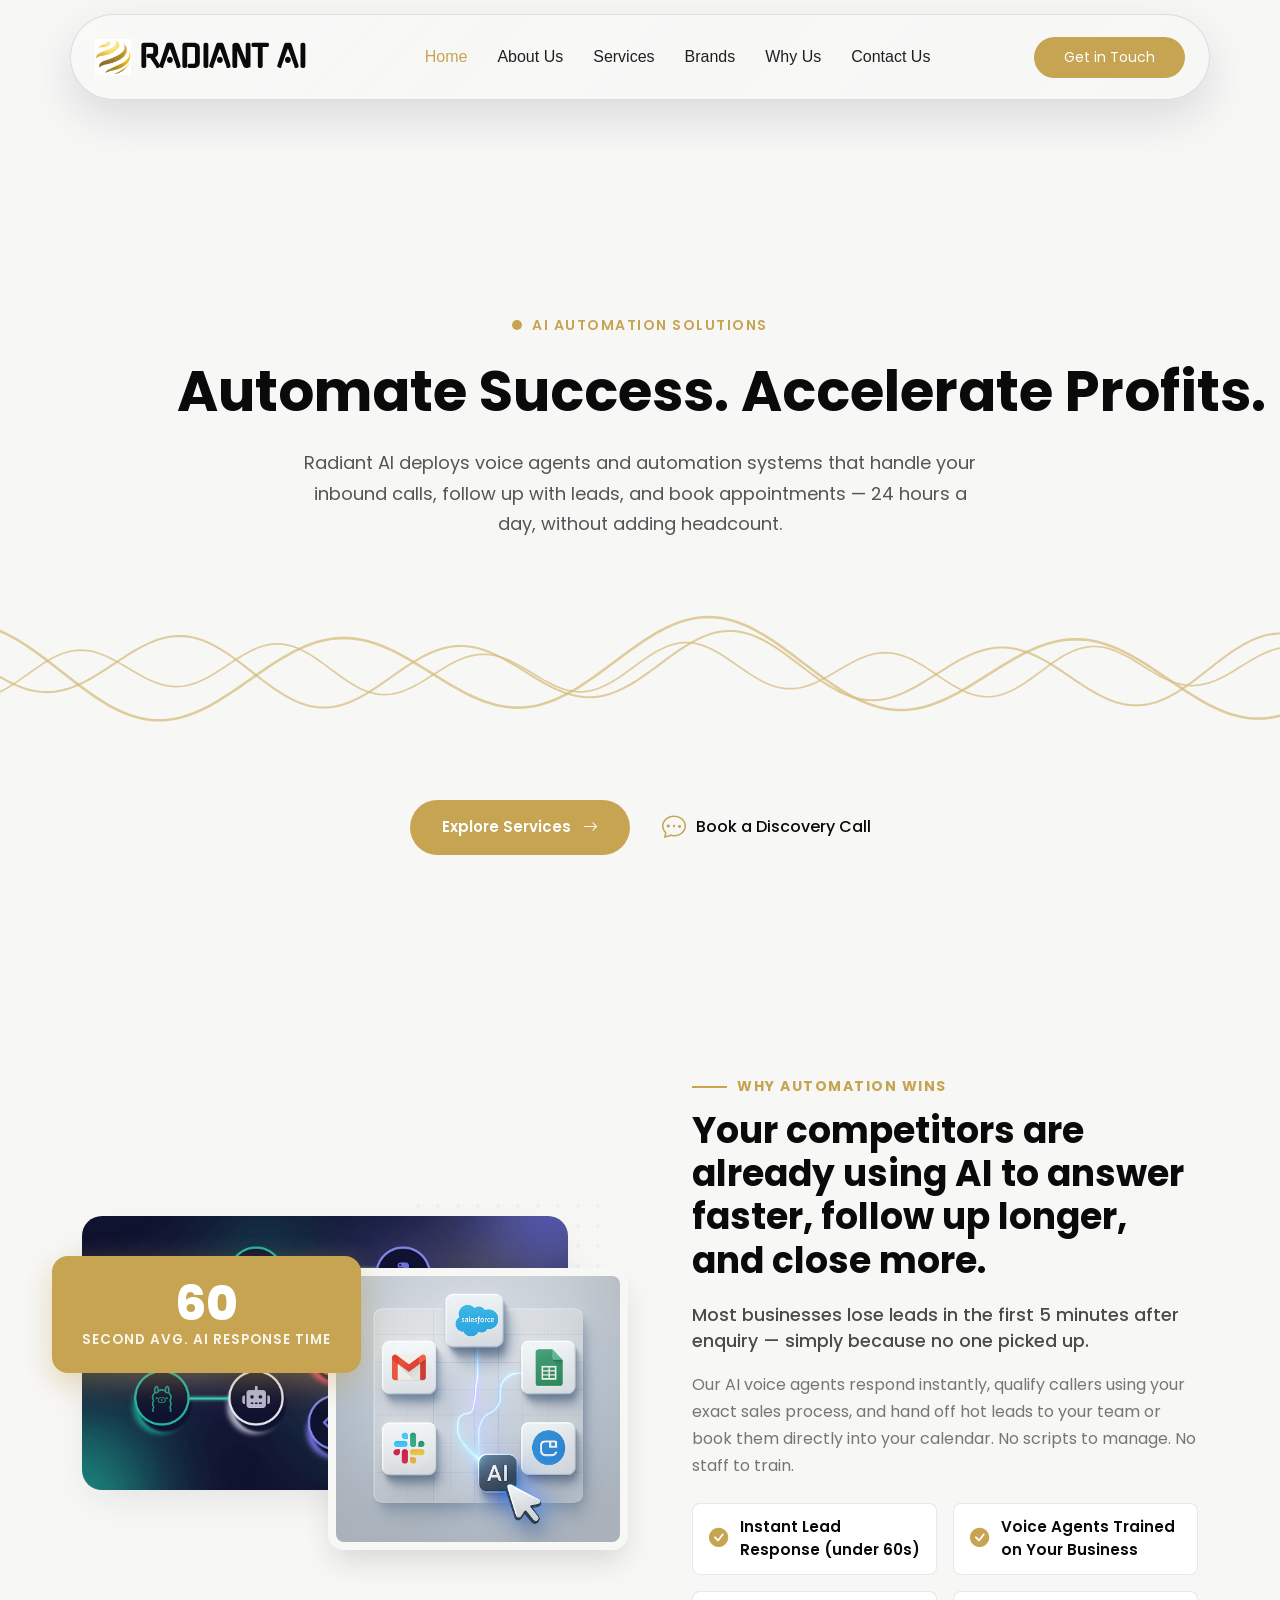
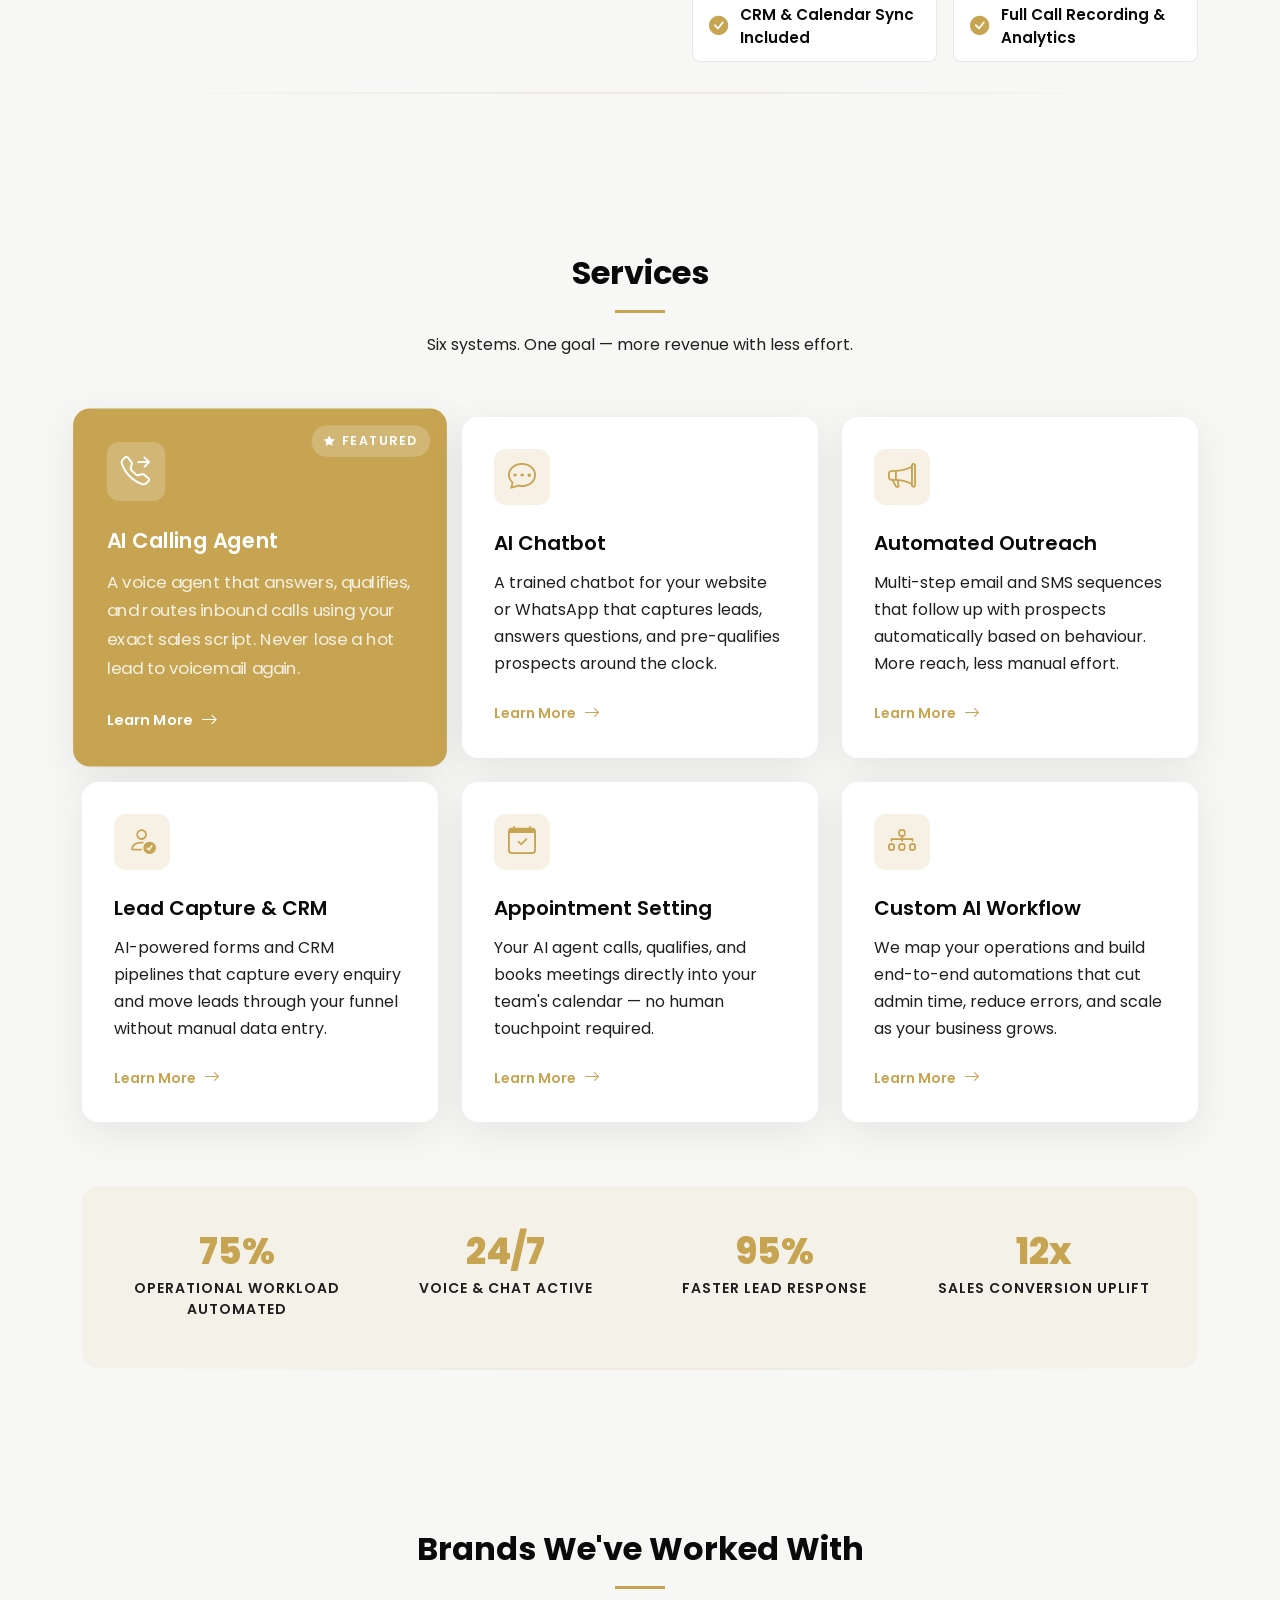
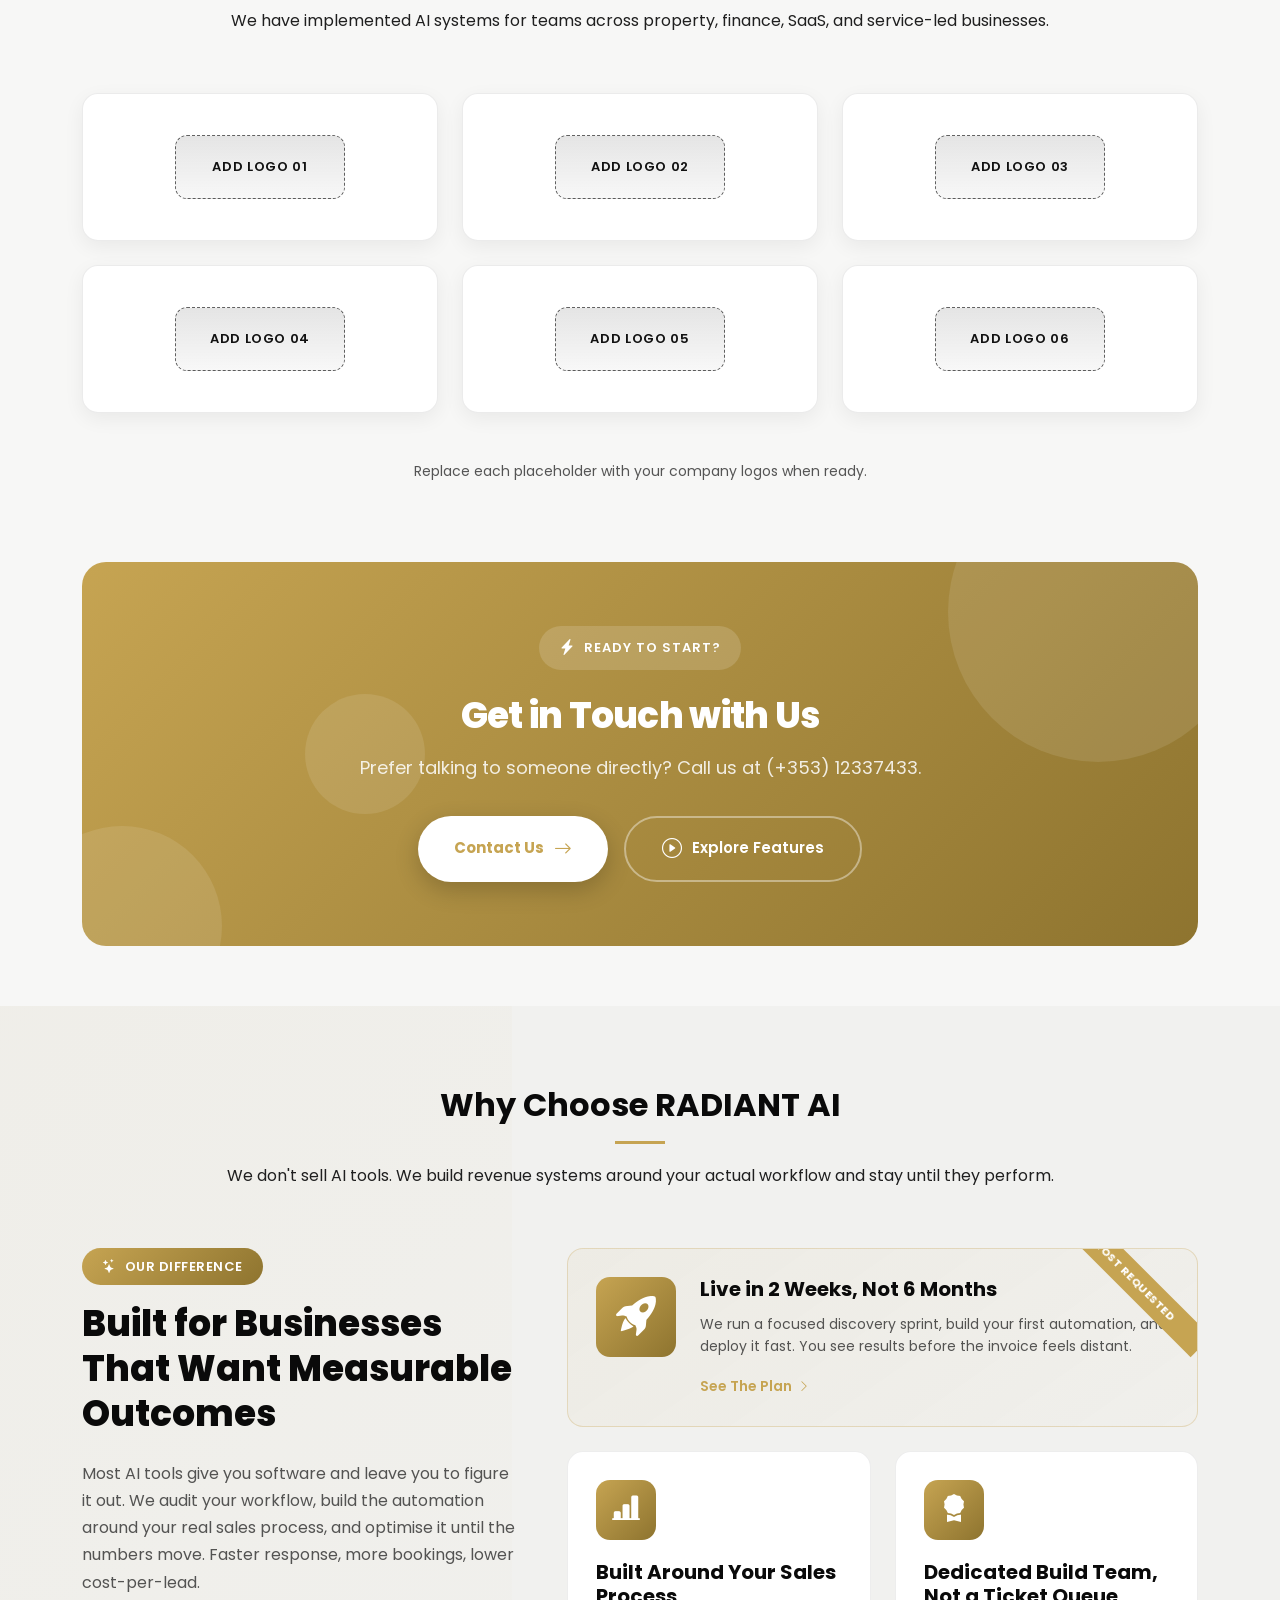
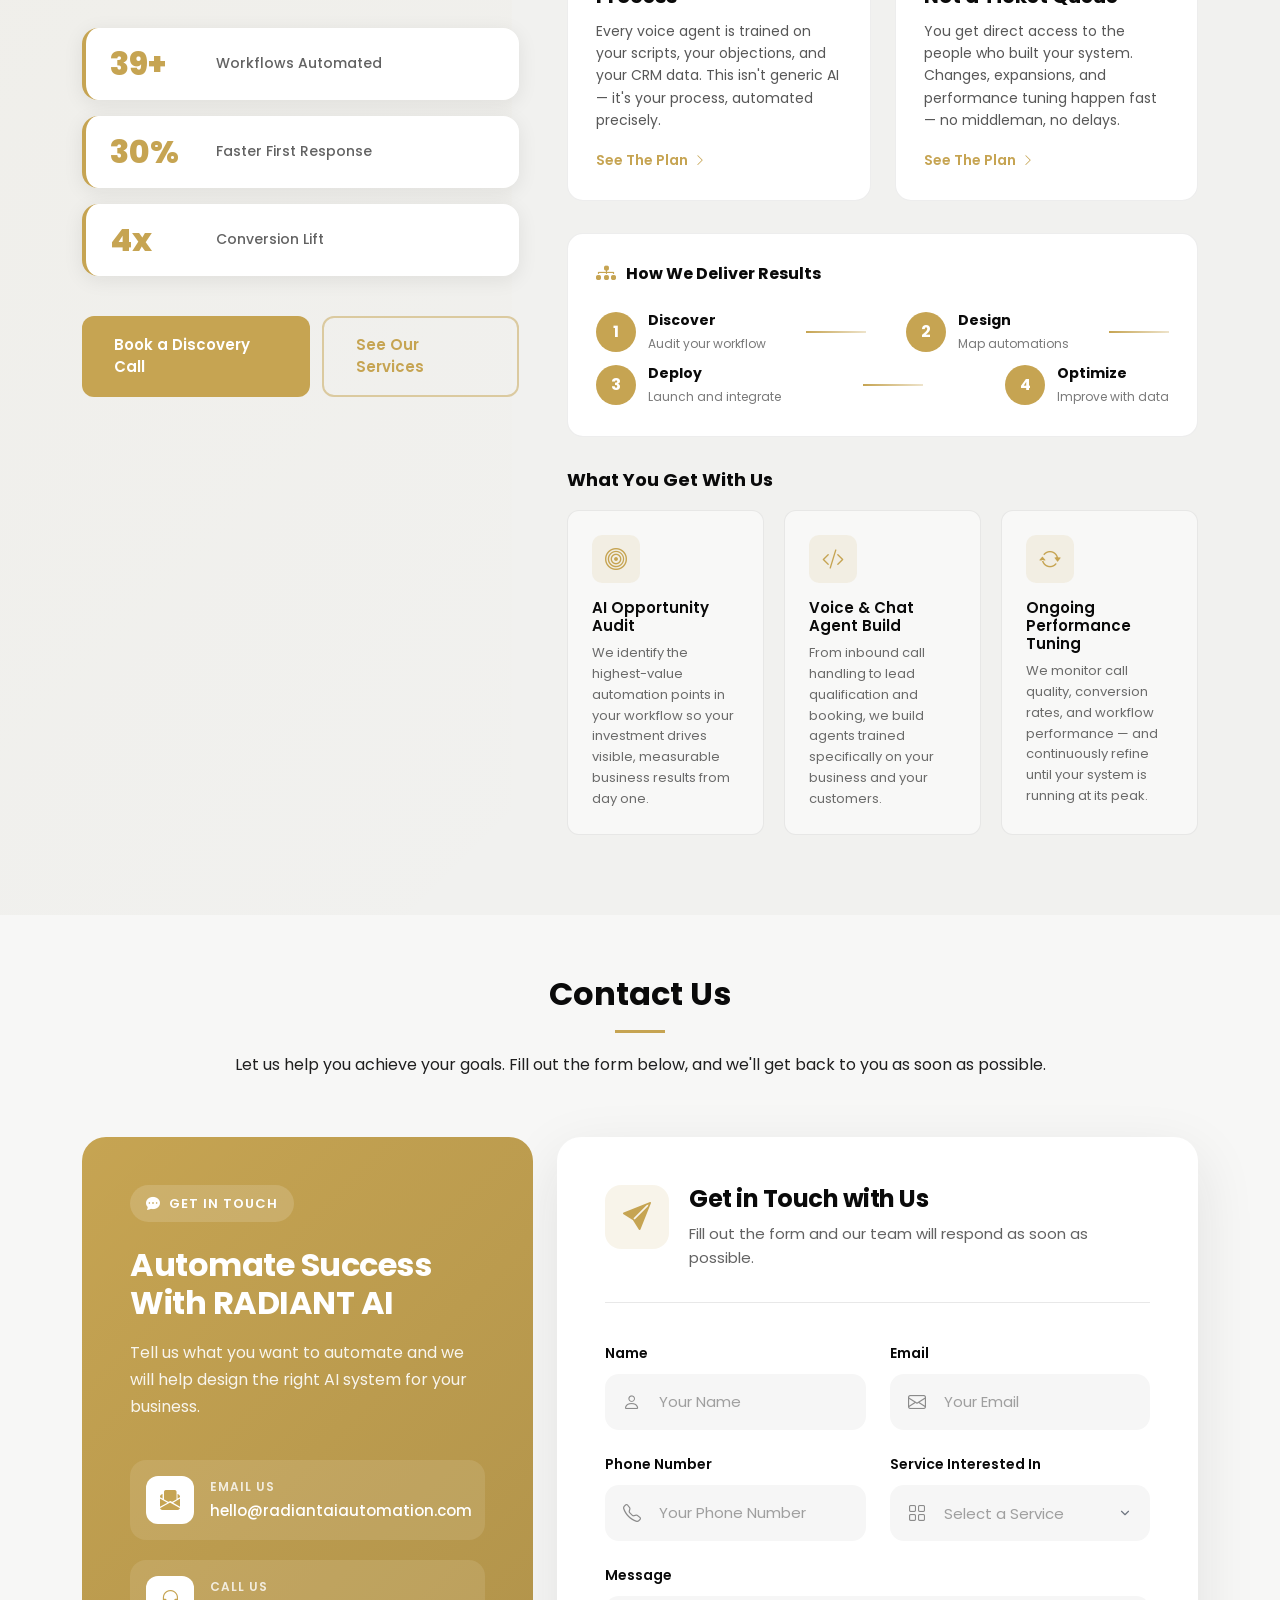
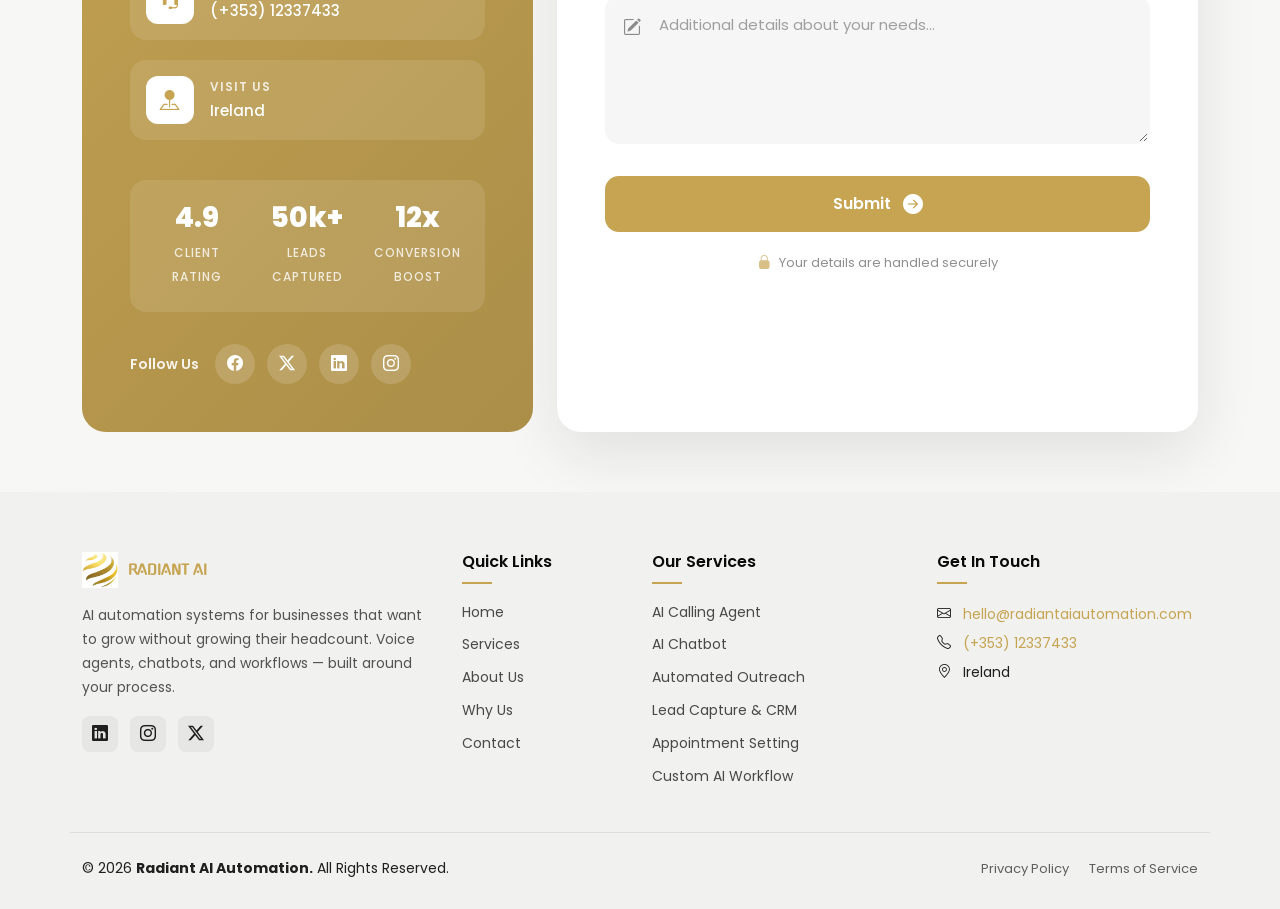
<file: index.html>
<!DOCTYPE html>
<html lang="en">

<head>
  <meta charset="utf-8">
  <meta content="width=device-width, initial-scale=1.0" name="viewport">
  <title>RADIANT AI</title>
  <meta name="description" content="Revolutionize your workflow with our cutting-edge AI solutions.">
  <meta name="keywords" content="AI automation, AI calling agent, AI chatbot, automated outreach, lead capture">

  <!-- Favicons -->
  <link href="assets/img/favicon.png" rel="icon">
  <link href="assets/img/apple-touch-icon.png" rel="apple-touch-icon">

  <!-- Fonts -->
  <link href="https://fonts.googleapis.com" rel="preconnect">
  <link href="https://fonts.gstatic.com" rel="preconnect" crossorigin>
  <link href="https://fonts.googleapis.com/css2?family=Gugi&family=Poppins:wght@300;400;500;600;700;800&display=swap" rel="stylesheet">

  <!-- Vendor CSS Files -->
  <link href="assets/vendor/bootstrap/css/bootstrap.min.css" rel="stylesheet">
  <link href="assets/vendor/bootstrap-icons/bootstrap-icons.css" rel="stylesheet">
  <link href="assets/vendor/aos/aos.css" rel="stylesheet">
  <link href="assets/vendor/glightbox/css/glightbox.min.css" rel="stylesheet">
  <link href="assets/vendor/swiper/swiper-bundle.min.css" rel="stylesheet">

  <!-- Main CSS File -->
  <link href="assets/css/main.css" rel="stylesheet">

  <style>
    :root {
      --accent-color-rgb: 17, 17, 17;
    }

    body,
    h1,
    h2,
    h3,
    h4,
    h5,
    h6,
    p,
    a,
    button,
    input,
    select,
    textarea {
      font-family: 'Poppins', sans-serif;
    }

    .sitename {
      font-family: 'Gugi', sans-serif;
    }

    .service-card:hover .icon-wrapper i {
      animation: icon-bounce 0.5s cubic-bezier(0.36, 0.07, 0.19, 0.97);
    }

    @keyframes icon-bounce {
      0%,
      100% {
        transform: translateY(0);
      }

      30% {
        transform: translateY(-6px);
      }

      60% {
        transform: translateY(-2px);
      }
    }

    .feature-box:hover .feature-icon i {
      animation: icon-spin-once 0.6s ease-in-out;
    }

    @keyframes icon-spin-once {
      0% {
        transform: rotate(0deg) scale(1);
      }

      50% {
        transform: rotate(20deg) scale(1.2);
      }

      100% {
        transform: rotate(0deg) scale(1);
      }
    }

    .stat-value {
      transition: color 0.3s ease;
    }

    .stat-card:hover .stat-value {
      color: var(--accent-color);
      text-shadow: 0 0 18px rgba(var(--accent-color-rgb), 0.25);
    }

    .service-card {
      transition: transform 0.3s cubic-bezier(0.34, 1.56, 0.64, 1),
        box-shadow 0.3s ease;
    }

    .service-card:hover {
      transform: translateY(-6px);
      box-shadow: 0 16px 40px rgba(0, 0, 0, 0.10);
    }

    .capability-card {
      border-left: 3px solid transparent;
      transition: border-color 0.3s ease, transform 0.3s ease;
    }

    .capability-card:hover {
      border-left-color: var(--accent-color);
      transform: translateX(4px);
    }

    .step-marker {
      transition: transform 0.3s cubic-bezier(0.34, 1.56, 0.64, 1),
        background-color 0.3s ease;
    }

    .timeline-step:hover .step-marker {
      transform: scale(1.25);
      background-color: var(--accent-color);
      color: #fff;
    }

    .hero,
    .about,
    .services,
    .why-us {
      position: relative;
    }

    .about::after,
    .services::after {
      content: '';
      display: block;
      height: 2px;
      background: linear-gradient(
        90deg,
        transparent 0%,
        var(--accent-color) 40%,
        var(--accent-color) 60%,
        transparent 100%
      );
      opacity: 0.15;
      margin: 0 10%;
    }

    .brand-logo-card {
      background: #fff;
      border-radius: 16px;
      border: 1px solid rgba(0, 0, 0, 0.08);
      min-height: 148px;
      display: flex;
      align-items: center;
      justify-content: center;
      padding: 26px;
      transition: transform 0.3s cubic-bezier(0.34, 1.56, 0.64, 1),
        box-shadow 0.3s ease,
        border-color 0.3s ease;
      box-shadow: 0 6px 20px rgba(0, 0, 0, 0.06);
    }

    .brand-logo-card:hover {
      transform: translateY(-5px);
      border-color: rgba(var(--accent-color-rgb), 0.5);
      box-shadow: 0 14px 34px rgba(0, 0, 0, 0.12);
    }

    .brand-logo-slot {
      width: 100%;
      max-width: 170px;
      height: 64px;
      border: 1px dashed rgba(var(--accent-color-rgb), 0.65);
      border-radius: 12px;
      display: flex;
      align-items: center;
      justify-content: center;
      color: #111;
      font-size: 13px;
      font-weight: 600;
      letter-spacing: 0.05em;
      text-transform: uppercase;
      background: linear-gradient(180deg, rgba(var(--accent-color-rgb), 0.11) 0%, rgba(var(--accent-color-rgb), 0.03) 100%);
    }

    .brands-note {
      margin-top: 12px;
      font-size: 14px;
      color: rgba(0, 0, 0, 0.66);
    }

    @media (prefers-reduced-motion: reduce) {
      .service-card,
      .capability-card,
      .step-marker,
      .stat-value,
      .service-card:hover .icon-wrapper i,
      .feature-box:hover .feature-icon i {
        animation: none !important;
        transition: none !important;
      }
    }
  </style>

  <!-- =======================================================
  * Template Name: Orbit
  * Template URL: https://bootstrapmade.com/orbit-bootstrap-template/
  * Updated: Jan 13 2026 with Bootstrap v5.3.8
  * Author: BootstrapMade.com
  * License: https://bootstrapmade.com/license/
  ======================================================== -->
</head>

<body class="index-page">

  <header id="header" class="header d-flex align-items-center sticky-top">
    <div class="container position-relative d-flex align-items-center justify-content-between">

      <a href="index.html" class="logo d-flex align-items-center me-auto me-xl-0">
        <!-- Uncomment the line below if you also wish to use an image logo -->
        <img src="assets/img/RAI_Logo.png" alt="">
        <h1 class="sitename">RADIANT AI</h1>
      </a>

      <nav id="navmenu" class="navmenu">
        <ul>
          <li><a href="#hero" class="active">Home</a></li>
          <li><a href="#about">About Us</a></li>
          <li><a href="#services">Services</a></li>
          <li><a href="#portfolio">Brands</a></li>
          <li><a href="#why-us">Why Us</a></li>
          <li><a href="#contact">Contact Us</a></li>
        </ul>
        <i class="mobile-nav-toggle d-xl-none bi bi-list"></i>
      </nav>

      <a class="btn-getstarted" href="index.html#contact">Get in Touch</a>

    </div>
  </header>

  <main class="main">

    <!-- Hero Section -->
    <section id="hero" class="hero section">

      <div class="container" data-aos="fade-up" data-aos-delay="100">

        <div class="row justify-content-center gy-5">

          <div class="col-lg-10" data-aos="fade-up" data-aos-delay="200">
            <div class="hero-content">
              <div class="hero-tag" data-aos="fade-up" data-aos-delay="250">
                <span class="tag-dot"></span>
                <span class="tag-text">AI Automation Solutions</span>
              </div>

              <h1 id="hero-rotating-headline" class="hero-headline" data-aos="fade-up" data-aos-delay="300" aria-live="polite">Automate Success. Accelerate Profits.</h1>

              <p class="hero-text" data-aos="fade-up" data-aos-delay="350">Radiant AI deploys voice agents and automation systems that handle your inbound calls, follow up with leads, and book appointments — 24 hours a day, without adding headcount.</p>

              <div class="hero-waveform" data-aos="fade-up" data-aos-delay="400" aria-hidden="true">
                <canvas id="hero-waveform-canvas" class="hero-waveform-canvas"></canvas>
              </div>

              <div class="hero-cta" data-aos="fade-up" data-aos-delay="650">
                <a href="#services" class="cta-button">
                  <span>Explore Services</span>
                  <i class="bi bi-arrow-right"></i>
                </a>
                <a href="#contact" class="cta-link">
                  <i class="bi bi-chat-dots"></i>
                  <span>Book a Discovery Call</span>
                </a>
              </div>
            </div>
          </div>

        </div>

      </div>

    </section><!-- /Hero Section -->

    <!-- About Section -->
    <section id="about" class="about section">

      <div class="container" data-aos="fade-up" data-aos-delay="100">

        <div class="row gy-5 align-items-center">

          <div class="col-xl-6 aos-init aos-animate" data-aos="fade-right" data-aos-delay="200">
            <div class="about-images-wrapper">
              <div class="image-main">
                <img src="assets/img/about/illust.png" alt="back illustration" class="img-fluid">
              </div>
              <div class="image-offset">
                <img src="assets/img/about/nodes.png" alt="Detail shot" class="img-fluid">
              </div>
              <div class="experience-badge">
                <span class="years purecounter" data-purecounter-start="0" data-purecounter-end="60" data-purecounter-duration="1">60</span>
                <span class="text">Second Avg. AI Response Time</span>
              </div>
              <div class="shape-pattern"></div>
            </div>
          </div>

          <div class="col-xl-6 aos-init aos-animate" data-aos="fade-left" data-aos-delay="300">
            <div class="about-content">
              <div class="section-subtitle">Why Automation Wins</div>
              <h2>Your competitors are already using AI to answer faster, follow up longer, and close more.</h2>
              <p class="lead-text">
                Most businesses lose leads in the first 5 minutes after enquiry — simply because no one picked up.
              </p>
              <p class="mb-4 description">
                Our AI voice agents respond instantly, qualify callers using your exact sales process, and hand off hot leads to your team or book them directly into your calendar. No scripts to manage. No staff to train.
              </p>

              <div class="features-grid">
                <div class="feature-card">
                  <i class="bi bi-check-circle-fill"></i>
                  <span>Instant Lead Response (under 60s)</span>
                </div>
                <div class="feature-card">
                  <i class="bi bi-check-circle-fill"></i>
                  <span>Voice Agents Trained on Your Business</span>
                </div>
                <div class="feature-card">
                  <i class="bi bi-check-circle-fill"></i>
                  <span>CRM &amp; Calendar Sync Included</span>
                </div>
                <div class="feature-card">
                  <i class="bi bi-check-circle-fill"></i>
                  <span>Full Call Recording &amp; Analytics</span>
                </div>
              </div>

              <!-- <div class="stats-row">
                <div class="stat-box">
                  <span class="number purecounter" data-purecounter-start="0" data-purecounter-end="50" data-purecounter-duration="1">50</span>
                  <span class="label">k+ Leads Captured</span>
                </div>
                <div class="stat-box">
                  <span class="number">4.9</span>
                  <span class="label">Client Satisfaction Rating</span>
                </div>
                <div class="stat-box">
                  <span class="number">12x</span>
                  <span class="label">Sales Funnel Conversion Boost</span>
                </div>
              </div> -->

              <!-- <div class="action-buttons">
                <a href="#contact" class="btn btn-primary-custom">
                  Get in Touch <i class="bi bi-arrow-right"></i>
                </a>
                <div class="contact-info">
                  <div class="icon-box">
                    <i class="bi bi-telephone-fill"></i>
                  </div>
                  <div class="text">
                    <span>Call Us Today</span>
                    <a href="tel:+35312337433">(+353) 12337433</a>
                  </div>
                </div>
              </div> -->

            </div>
          </div>

        </div>

      </div>

    </section><!-- /About Section -->

    <!-- Services Section -->
    <section id="services" class="services section">

      <!-- Section Title -->
      <div class="container section-title" data-aos="fade-up">
        <h2>Services</h2>
        <p>Six systems. One goal — more revenue with less effort.</p>
      </div><!-- End Section Title -->

      <div class="container" data-aos="fade-up" data-aos-delay="100">

        <div class="row g-4">

          <!-- Service Card 1 -->
          <div class="col-lg-4 col-md-6" data-aos="fade-up" data-aos-delay="100">
            <div class="service-card featured">
              <div class="featured-badge">
                <i class="bi bi-star-fill"></i>
                <span>Featured</span>
              </div>
              <div class="icon-wrapper">
                <i class="bi bi-telephone-forward"></i>
              </div>
              <h3>AI Calling Agent</h3>
              <p>A voice agent that answers, qualifies, and routes inbound calls using your exact sales script. Never lose a hot lead to voicemail again.</p>
              <a href="#contact" class="service-link">
                <span>Learn More</span>
                <i class="bi bi-arrow-right"></i>
              </a>
            </div>
          </div>
          <!-- End Service Card -->

          <!-- Service Card 2 -->
          <div class="col-lg-4 col-md-6" data-aos="fade-up" data-aos-delay="200">
            <div class="service-card">
              <div class="icon-wrapper">
                <i class="bi bi-chat-dots"></i>
              </div>
              <h3>AI Chatbot</h3>
              <p>A trained chatbot for your website or WhatsApp that captures leads, answers questions, and pre-qualifies prospects around the clock.</p>
              <a href="#contact" class="service-link">
                <span>Learn More</span>
                <i class="bi bi-arrow-right"></i>
              </a>
            </div>
          </div><!-- End Service Card -->

          <!-- Service Card 3 -->
          <div class="col-lg-4 col-md-6" data-aos="fade-up" data-aos-delay="300">
            <div class="service-card">
              <div class="icon-wrapper">
                <i class="bi bi-megaphone"></i>
              </div>
              <h3>Automated Outreach</h3>
              <p>Multi-step email and SMS sequences that follow up with prospects automatically based on behaviour. More reach, less manual effort.</p>
              <a href="#contact" class="service-link">
                <span>Learn More</span>
                <i class="bi bi-arrow-right"></i>
              </a>
            </div>
          </div>
          <!-- End Service Card -->

          <!-- Service Card 4 -->
          <div class="col-lg-4 col-md-6" data-aos="fade-up" data-aos-delay="100">
            <div class="service-card">
              <div class="icon-wrapper">
                <i class="bi bi-person-check"></i>
              </div>
              <h3>Lead Capture &amp; CRM</h3>
              <p>AI-powered forms and CRM pipelines that capture every enquiry and move leads through your funnel without manual data entry.</p>
              <a href="#contact" class="service-link">
                <span>Learn More</span>
                <i class="bi bi-arrow-right"></i>
              </a>
            </div>
          </div><!-- End Service Card -->

          <!-- Service Card 5 -->
          <div class="col-lg-4 col-md-6" data-aos="fade-up" data-aos-delay="200">
            <div class="service-card">
              <div class="icon-wrapper">
                <i class="bi bi-calendar-check"></i>
              </div>
              <h3>Appointment Setting</h3>
              <p>Your AI agent calls, qualifies, and books meetings directly into your team's calendar — no human touchpoint required.</p>
              <a href="#contact" class="service-link">
                <span>Learn More</span>
                <i class="bi bi-arrow-right"></i>
              </a>
            </div>
          </div><!-- End Service Card -->

          <!-- Service Card 6 -->
          <div class="col-lg-4 col-md-6" data-aos="fade-up" data-aos-delay="300">
            <div class="service-card">
              <div class="icon-wrapper">
                <i class="bi bi-diagram-3"></i>
              </div>
              <h3>Custom AI Workflow</h3>
              <p>We map your operations and build end-to-end automations that cut admin time, reduce errors, and scale as your business grows.</p>
              <a href="#contact" class="service-link">
                <span>Learn More</span>
                <i class="bi bi-arrow-right"></i>
              </a>
            </div>
          </div><!-- End Service Card -->

        </div>

        <!-- Stats Row -->
        <div class="stats-row" data-aos="fade-up" data-aos-delay="400">
          <div class="row g-4 justify-content-center">
            <div class="col-6 col-md-3">
              <div class="stat-item">
                <span class="stat-number">75%</span>
                <span class="stat-label">Operational Workload Automated</span>
              </div>
            </div>
            <div class="col-6 col-md-3">
              <div class="stat-item">
                <span class="stat-number">24/7</span>
                <span class="stat-label">Voice &amp; Chat Active</span>
              </div>
            </div>
            <div class="col-6 col-md-3">
              <div class="stat-item">
                <span class="stat-number">95%</span>
                <span class="stat-label">Faster Lead Response</span>
              </div>
            </div>
            <div class="col-6 col-md-3">
              <div class="stat-item">
                <span class="stat-number">12x</span>
                <span class="stat-label">Sales Conversion Uplift</span>
              </div>
            </div>
          </div>
        </div>

      </div>

    </section><!-- /Services Section -->

    <!-- Portfolio Section -->
    <section id="portfolio" class="portfolio section">

      <!-- Section Title -->
      <div class="container section-title" data-aos="fade-up">
        <h2>Brands We've Worked With</h2>
        <p>We have implemented AI systems for teams across property, finance, SaaS, and service-led businesses.</p>
      </div>
      <!-- End Section Title -->

      <div class="container" data-aos="fade-up" data-aos-delay="100">

      <div class="row g-4 mb-5">
        <div class="col-lg-4 col-md-6">
          <div class="brand-logo-card" data-aos="zoom-in" data-aos-delay="120">
            <div class="brand-logo-slot">Add Logo 01</div>
          </div>
        </div>
        <div class="col-lg-4 col-md-6">
          <div class="brand-logo-card" data-aos="zoom-in" data-aos-delay="170">
            <div class="brand-logo-slot">Add Logo 02</div>
          </div>
        </div>
        <div class="col-lg-4 col-md-6">
          <div class="brand-logo-card" data-aos="zoom-in" data-aos-delay="220">
            <div class="brand-logo-slot">Add Logo 03</div>
          </div>
        </div>
        <div class="col-lg-4 col-md-6">
          <div class="brand-logo-card" data-aos="zoom-in" data-aos-delay="270">
            <div class="brand-logo-slot">Add Logo 04</div>
          </div>
        </div>
        <div class="col-lg-4 col-md-6">
          <div class="brand-logo-card" data-aos="zoom-in" data-aos-delay="320">
            <div class="brand-logo-slot">Add Logo 05</div>
          </div>
        </div>
        <div class="col-lg-4 col-md-6">
          <div class="brand-logo-card" data-aos="zoom-in" data-aos-delay="370">
            <div class="brand-logo-slot">Add Logo 06</div>
          </div>
        </div>
      </div>

      <p class="brands-note text-center" data-aos="fade-up" data-aos-delay="420">Replace each placeholder with your company logos when ready.</p>

        <div class="cta-section" data-aos="zoom-in" data-aos-delay="300">
          <div class="cta-content">
            <span class="cta-label"><i class="bi bi-lightning-charge-fill"></i> Ready to Start?</span>
            <h3>Get in Touch with Us</h3>
            <p>Prefer talking to someone directly? Call us at (+353) 12337433.</p>
            <div class="cta-buttons">
              <a href="#contact" class="btn-cta-primary">Contact Us <i class="bi bi-arrow-right"></i></a>
              <a href="#services" class="btn-cta-secondary"><i class="bi bi-play-circle"></i> Explore Features</a>
            </div>
          </div>
          <div class="cta-decoration">
            <div class="floating-shape shape-1"></div>
            <div class="floating-shape shape-2"></div>
            <div class="floating-shape shape-3"></div>
          </div>
        </div>

      </div>

    </section>
    <!-- /Portfolio Section -->

    <!-- Why Us Section -->
    <section id="why-us" class="why-us section light-background">

      <!-- Section Title -->
      <div class="container section-title" data-aos="fade-up">
        <h2>Why Choose RADIANT AI</h2>
        <p>We don't sell AI tools. We build revenue systems around your actual workflow and stay until they perform.</p>
      </div><!-- End Section Title -->

      <div class="container" data-aos="fade-up" data-aos-delay="100">

        <div class="row g-5">
          <div class="col-lg-5" data-aos="fade-right" data-aos-delay="200">
            <div class="sidebar-content">
              <div class="badge-wrapper">
                <span class="section-badge"><i class="bi bi-stars"></i> Our Difference</span>
              </div>
              <h2>Built for Businesses That Want Measurable Outcomes</h2>
              <p class="description">Most AI tools give you software and leave you to figure it out. We audit your workflow, build the automation around your real sales process, and optimise it until the numbers move. Faster response, more bookings, lower cost-per-lead.</p>

              <div class="stat-cards">
                <div class="stat-card" data-aos="zoom-in" data-aos-delay="300">
                  <div class="stat-value">
                    <span class="purecounter" data-purecounter-start="0" data-purecounter-end="120" data-purecounter-duration="2">120</span>+
                  </div>
                  <div class="stat-text">Workflows Automated</div>
                </div>
                <div class="stat-card" data-aos="zoom-in" data-aos-delay="350">
                  <div class="stat-value">
                    <span class="purecounter" data-purecounter-start="0" data-purecounter-end="95" data-purecounter-duration="2">95</span>%
                  </div>
                  <div class="stat-text">Faster First Response</div>
                </div>
                <div class="stat-card" data-aos="zoom-in" data-aos-delay="400">
                  <div class="stat-value">
                    <span class="purecounter" data-purecounter-start="0" data-purecounter-end="12" data-purecounter-duration="2">12</span>x
                  </div>
                  <div class="stat-text">Conversion Lift</div>
                </div>
              </div>

              <div class="action-buttons">
                <a href="#contact" class="btn-main">Book a Discovery Call</a>
                <a href="#services" class="btn-outline">See Our Services</a>
              </div>
            </div>
          </div>

          <div class="col-lg-7" data-aos="fade-left" data-aos-delay="200">
            <div class="features-grid">
              <div class="feature-box highlight" data-aos="fade-up" data-aos-delay="250">
                <div class="feature-ribbon">Most Requested</div>
                <div class="feature-icon">
                  <i class="bi bi-rocket-takeoff-fill"></i>
                </div>
                <div class="feature-content">
                  <h4>Live in 2 Weeks, Not 6 Months</h4>
                  <p>We run a focused discovery sprint, build your first automation, and deploy it fast. You see results before the invoice feels distant.</p>
                  <a href="#contact" class="feature-link">See The Plan <i class="bi bi-chevron-right"></i></a>
                </div>
              </div><!-- End Feature Box -->

              <div class="feature-box" data-aos="fade-up" data-aos-delay="300">
                <div class="feature-icon">
                  <i class="bi bi-bar-chart-line-fill"></i>
                </div>
                <div class="feature-content">
                  <h4>Built Around Your Sales Process</h4>
                  <p>Every voice agent is trained on your scripts, your objections, and your CRM data. This isn't generic AI — it's your process, automated precisely.</p>
                  <a href="#contact" class="feature-link">See The Plan <i class="bi bi-chevron-right"></i></a>
                </div>
              </div><!-- End Feature Box -->

              <div class="feature-box" data-aos="fade-up" data-aos-delay="350">
                <div class="feature-icon">
                  <i class="bi bi-award-fill"></i>
                </div>
                <div class="feature-content">
                  <h4>Dedicated Build Team, Not a Ticket Queue</h4>
                  <p>You get direct access to the people who built your system. Changes, expansions, and performance tuning happen fast — no middleman, no delays.</p>
                  <a href="#contact" class="feature-link">See The Plan <i class="bi bi-chevron-right"></i></a>
                </div>
              </div><!-- End Feature Box -->
            </div>

            <div class="process-timeline" data-aos="fade-up" data-aos-delay="400">
              <h5 class="timeline-title"><i class="bi bi-diagram-3-fill"></i> How We Deliver Results</h5>
              <div class="timeline-steps">
                <div class="timeline-step">
                  <div class="step-marker">1</div>
                  <div class="step-info">
                    <strong>Discover</strong>
                    <span>Audit your workflow</span>
                  </div>
                </div>
                <div class="timeline-connector"></div>
                <div class="timeline-step">
                  <div class="step-marker">2</div>
                  <div class="step-info">
                    <strong>Design</strong>
                    <span>Map automations</span>
                  </div>
                </div>
                <div class="timeline-connector"></div>
                <div class="timeline-step">
                  <div class="step-marker">3</div>
                  <div class="step-info">
                    <strong>Deploy</strong>
                    <span>Launch and integrate</span>
                  </div>
                </div>
                <div class="timeline-connector"></div>
                <div class="timeline-step">
                  <div class="step-marker">4</div>
                  <div class="step-info">
                    <strong>Optimize</strong>
                    <span>Improve with data</span>
                  </div>
                </div>
              </div>
            </div>

            <div class="capabilities-section" data-aos="fade-up" data-aos-delay="450">
              <h5 class="capabilities-heading">What You Get With Us</h5>
              <div class="capabilities-grid">
                <div class="capability-card">
                  <div class="capability-icon">
                    <i class="bi bi-bullseye"></i>
                  </div>
                  <h6>AI Opportunity Audit</h6>
                  <p>We identify the highest-value automation points in your workflow so your investment drives visible, measurable business results from day one.</p>
                </div>
                <div class="capability-card">
                  <div class="capability-icon">
                    <i class="bi bi-code-slash"></i>
                  </div>
                  <h6>Voice &amp; Chat Agent Build</h6>
                  <p>From inbound call handling to lead qualification and booking, we build agents trained specifically on your business and your customers.</p>
                </div>
                <div class="capability-card">
                  <div class="capability-icon">
                    <i class="bi bi-arrow-repeat"></i>
                  </div>
                  <h6>Ongoing Performance Tuning</h6>
                  <p>We monitor call quality, conversion rates, and workflow performance — and continuously refine until your system is running at its peak.</p>
                </div>
              </div>
            </div>
          </div>
        </div>

      </div>

    </section><!-- /Why Us Section -->
  
    <!-- Team Section -->



    <!-- /Team Section Ends-->

    <!-- Contact Section -->
    <section id="contact" class="contact section">

      <!-- Section Title -->
      <div class="container section-title" data-aos="fade-up">
        <h2>Contact Us</h2>
        <p>Let us help you achieve your goals. Fill out the form below, and we'll get back to you as soon as possible.</p>
      </div><!-- End Section Title -->

      <div class="container" data-aos="fade-up" data-aos-delay="100">

        <div class="row gy-5 align-items-stretch">

          <div class="col-lg-5" data-aos="fade-right" data-aos-delay="200">
            <div class="info-panel">
              <div class="panel-header">
                <span class="section-badge">
                  <i class="bi bi-chat-dots-fill"></i>
                  Get In Touch
                </span>
                <h3>Automate Success With RADIANT AI</h3>
                <p>Tell us what you want to automate and we will help design the right AI system for your business.</p>
              </div>

              <div class="contact-methods">
                <div class="method-item">
                  <div class="method-icon">
                    <i class="bi bi-envelope-paper-fill"></i>
                  </div>
                  <div class="method-details">
                    <span class="method-label">Email Us</span>
                    <a href="mailto:hello@radiantaiautomation.com">hello@radiantaiautomation.com</a>
                  </div>
                </div>

                <div class="method-item">
                  <div class="method-icon">
                    <i class="bi bi-headset"></i>
                  </div>
                  <div class="method-details">
                    <span class="method-label">Call Us</span>
                    <a href="tel:+35312337433">(+353) 12337433</a>
                  </div>
                </div>

                <div class="method-item">
                  <div class="method-icon">
                    <i class="bi bi-pin-map-fill"></i>
                  </div>
                  <div class="method-details">
                    <span class="method-label">Visit Us</span>
                    <span>Ireland</span>
                  </div>
                </div>
              </div>

              <div class="stats-strip">
                <div class="stat-item">
                  <span class="stat-number">4.9</span>
                  <span class="stat-text">Client Rating</span>
                </div>
                <div class="stat-item">
                  <span class="stat-number">50k+</span>
                  <span class="stat-text">Leads Captured</span>
                </div>
                <div class="stat-item">
                  <span class="stat-number">12x</span>
                  <span class="stat-text">Conversion Boost</span>
                </div>
              </div>

              <div class="social-connect">
                <span>Follow Us</span>
                <div class="social-icons">
                  <a href="#" aria-label="Facebook"><i class="bi bi-facebook"></i></a>
                  <a href="#" aria-label="Twitter"><i class="bi bi-twitter-x"></i></a>
                  <a href="#" aria-label="LinkedIn"><i class="bi bi-linkedin"></i></a>
                  <a href="#" aria-label="Instagram"><i class="bi bi-instagram"></i></a>
                </div>
              </div>
            </div>
          </div><!-- End Info Panel -->

          <div class="col-lg-7" data-aos="fade-left" data-aos-delay="300">
            <div class="form-card">
              <div class="form-card-header">
                <div class="header-icon">
                  <i class="bi bi-send-fill"></i>
                </div>
                <div class="header-text">
                  <h4>Get in Touch with Us</h4>
                  <p>Fill out the form and our team will respond as soon as possible.</p>
                </div>
              </div>

              <form action="forms/contact.php" method="post" class="php-email-form">
                <div class="row g-4">
                  <div class="col-md-6">
                    <div class="input-group-custom">
                      <label>Name</label>
                      <div class="input-wrapper">
                        <i class="bi bi-person"></i>
                        <input type="text" name="name" placeholder="Your Name" required="">
                      </div>
                    </div>
                  </div>

                  <div class="col-md-6">
                    <div class="input-group-custom">
                      <label>Email</label>
                      <div class="input-wrapper">
                        <i class="bi bi-envelope"></i>
                        <input type="email" name="email" placeholder="Your Email" required="">
                      </div>
                    </div>
                  </div>

                  <div class="col-md-6">
                    <div class="input-group-custom">
                      <label>Phone Number</label>
                      <div class="input-wrapper">
                        <i class="bi bi-telephone"></i>
                        <input type="tel" name="phone" placeholder="Your Phone Number" required="">
                      </div>
                    </div>
                  </div>

                  <div class="col-md-6">
                    <div class="input-group-custom">
                      <label>Service Interested In</label>
                      <div class="input-wrapper">
                        <i class="bi bi-grid"></i>
                        <select name="service" required="">
                          <option value="" selected disabled>Select a Service</option>
                          <option value="ai-calling">AI Calling Agent</option>
                          <option value="ai-chatbot">AI Chatbot</option>
                          <option value="ai-outreach">AI Outreach</option>
                          <option value="custom-ai">Custom AI Solution</option>
                        </select>
                      </div>
                    </div>
                  </div>

                  <div class="col-12">
                    <div class="input-group-custom">
                      <label>Message</label>
                      <div class="input-wrapper textarea-wrapper">
                        <i class="bi bi-pencil-square"></i>
                        <textarea name="message" rows="5" placeholder="Additional details about your needs..." required=""></textarea>
                      </div>
                    </div>
                  </div>
                </div>

                <div class="form-actions">
                  <div class="loading">Loading</div>
                  <div class="error-message"></div>
                  <div class="sent-message">Your message has been sent. Thank you!</div>

                  <button type="submit" class="btn-submit">
                    <span>Submit</span>
                    <i class="bi bi-arrow-right-circle-fill"></i>
                  </button>

                  <div class="secure-note">
                    <i class="bi bi-lock-fill"></i>
                    <span>Your details are handled securely</span>
                  </div>
                </div>
              </form>
            </div>
          </div><!-- End Form Card -->

        </div>

      </div>

    </section><!-- /Contact Section -->

  </main>

  <footer id="footer" class="footer light-background">
    <div class="container footer-top">
      <div class="row gy-4">
        <div class="col-lg-4 col-md-6 footer-about">
          <a href="index.html" class="logo d-flex align-items-center mb-3">
            <img src="assets/img/RAI_Logo.png" alt="Radiant AI Logo" style="height:36px; margin-right:10px;">
            <span class="sitename" style="font-weight:700;">RADIANT AI</span>
          </a>
          <p style="font-size:14px; opacity:0.75; line-height:1.7;">
            AI automation systems for businesses that want to grow without growing their headcount. Voice agents, chatbots, and workflows — built around your process.
          </p>
          <div class="social-links d-flex mt-3">
            <a href="#" aria-label="LinkedIn"><i class="bi bi-linkedin"></i></a>
            <a href="#" aria-label="Instagram"><i class="bi bi-instagram"></i></a>
            <a href="#" aria-label="Twitter / X"><i class="bi bi-twitter-x"></i></a>
          </div>
        </div>

        <div class="col-lg-2 col-md-6 footer-links">
          <h4>Quick Links</h4>
          <ul>
            <li><a href="#hero">Home</a></li>
            <li><a href="#services">Services</a></li>
            <li><a href="#about">About Us</a></li>
            <li><a href="#why-us">Why Us</a></li>
            <li><a href="#contact">Contact</a></li>
          </ul>
        </div>

        <div class="col-lg-3 col-md-6 footer-links">
          <h4>Our Services</h4>
          <ul>
            <li><a href="#services">AI Calling Agent</a></li>
            <li><a href="#services">AI Chatbot</a></li>
            <li><a href="#services">Automated Outreach</a></li>
            <li><a href="#services">Lead Capture & CRM</a></li>
            <li><a href="#services">Appointment Setting</a></li>
            <li><a href="#services">Custom AI Workflow</a></li>
          </ul>
        </div>

        <div class="col-lg-3 col-md-6 footer-contact">
          <h4>Get In Touch</h4>
          <p style="font-size:14px; margin-bottom:8px;">
            <i class="bi bi-envelope me-2"></i>
            <a href="mailto:hello@radiantaiautomation.com">hello@radiantaiautomation.com</a>
          </p>
          <p style="font-size:14px; margin-bottom:8px;">
            <i class="bi bi-telephone me-2"></i>
            <a href="tel:+35312337433">(+353) 12337433</a>
          </p>
          <p style="font-size:14px;">
            <i class="bi bi-geo-alt me-2"></i> Ireland
          </p>
        </div>
      </div>
    </div>

    <div class="container footer-bottom">
      <div class="row gy-3 align-items-center">
        <div class="col-md-6 order-2 order-md-1">
          <p class="copyright mb-0">
            © <span id="footer-year"></span> <strong>Radiant AI Automation.</strong> All Rights Reserved.
          </p>
        </div>
        <div class="col-md-6 order-1 order-md-2 text-md-end">
          <div class="legal-links">
            <a href="#">Privacy Policy</a>
            <a href="#">Terms of Service</a>
          </div>
        </div>
      </div>
    </div>
    <script>document.getElementById('footer-year').textContent = new Date().getFullYear();</script>
  </footer>

  <!-- Scroll Top -->
  <a href="#" id="scroll-top" class="scroll-top d-flex align-items-center justify-content-center"><i class="bi bi-arrow-up-short"></i></a>

  <!-- Preloader -->
  <div id="preloader"></div>

  <!-- Vendor JS Files -->
  <script src="assets/vendor/bootstrap/js/bootstrap.bundle.min.js"></script>
  <script src="assets/vendor/php-email-form/validate.js"></script>
  <script src="assets/vendor/aos/aos.js"></script>
  <script src="assets/vendor/glightbox/js/glightbox.min.js"></script>
  <script src="assets/vendor/imagesloaded/imagesloaded.pkgd.min.js"></script>
  <script src="assets/vendor/isotope-layout/isotope.pkgd.min.js"></script>
  <script src="assets/vendor/purecounter/purecounter_vanilla.js"></script>
  <script src="assets/vendor/swiper/swiper-bundle.min.js"></script>

  <!-- Main JS File -->
  <script src="assets/js/main.js"></script>

</body>

</html>
</file>
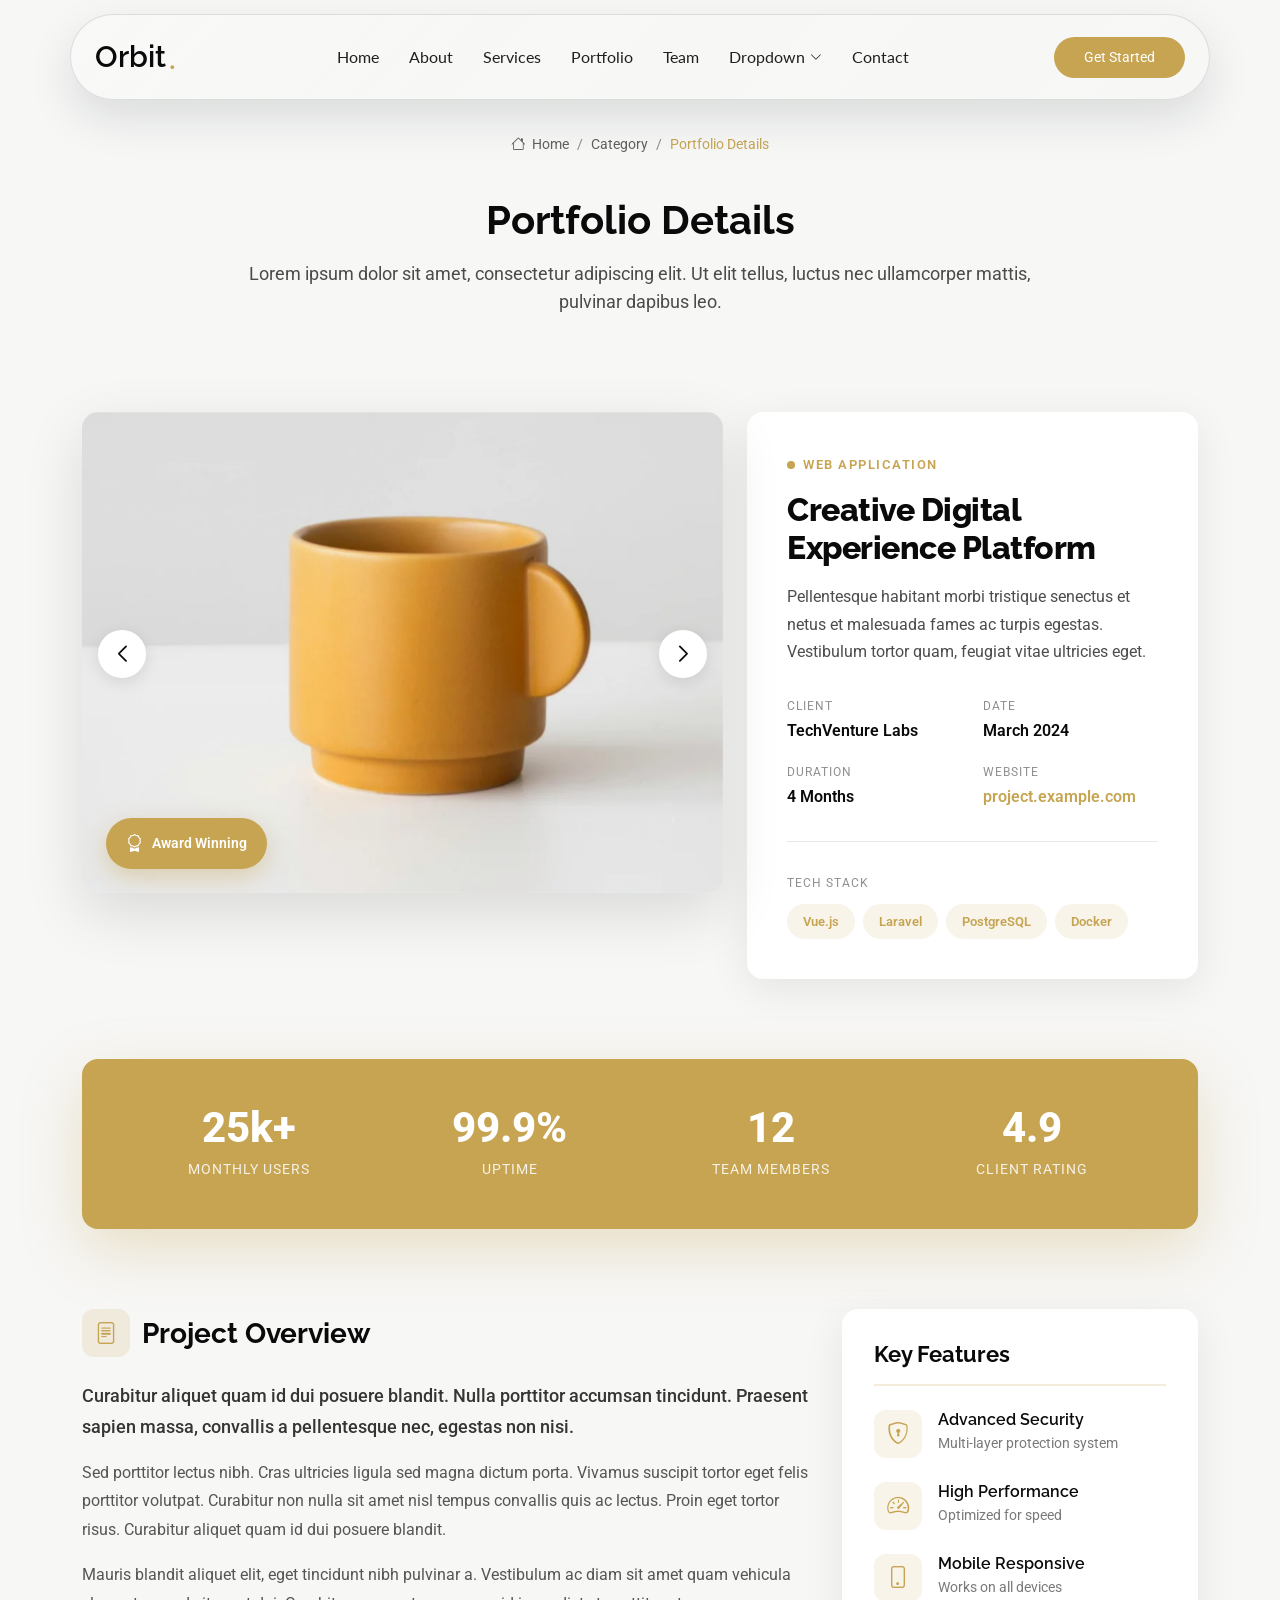
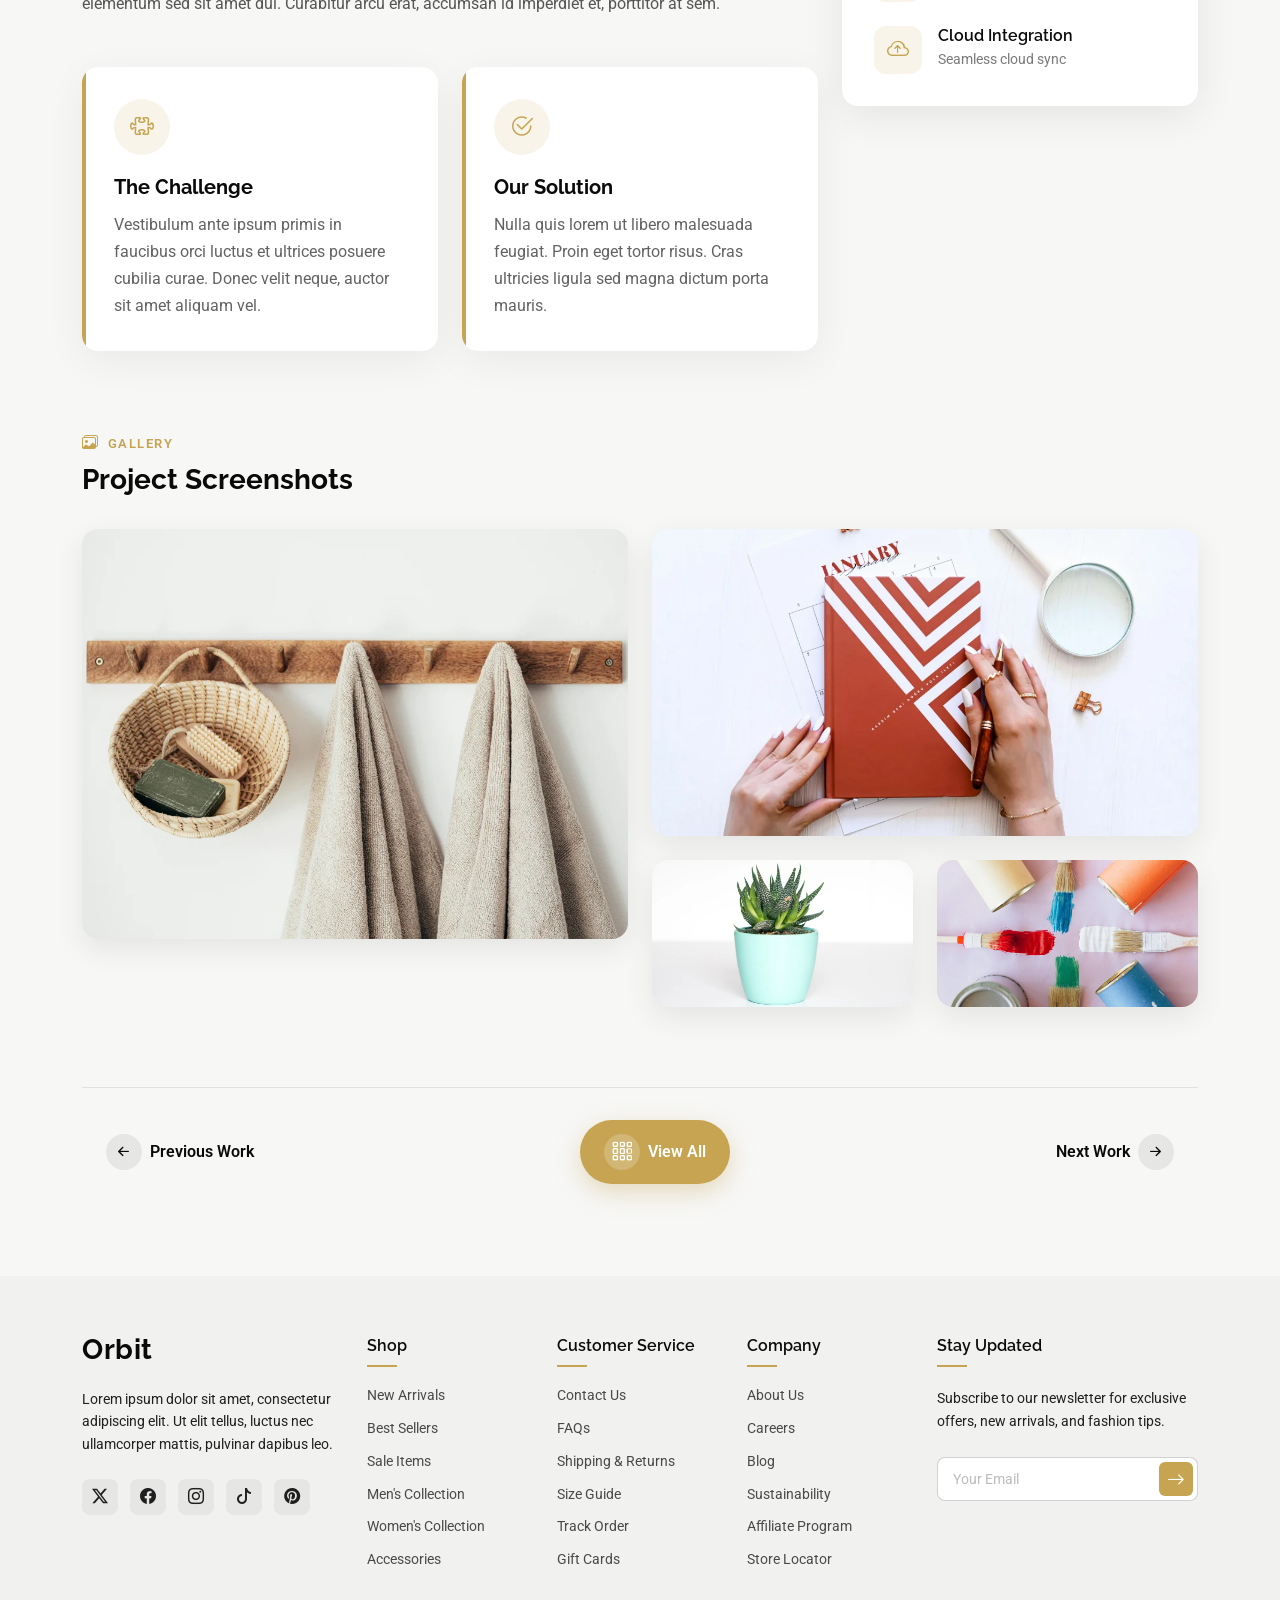
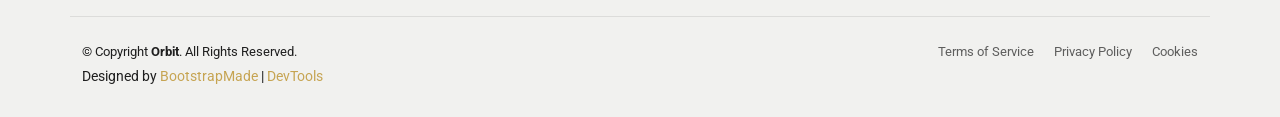
<file: portfolio-details.html>
<!DOCTYPE html>
<html lang="en">

<head>
  <meta charset="utf-8">
  <meta content="width=device-width, initial-scale=1.0" name="viewport">
  <title>Portfolio Details - Orbit Bootstrap Template</title>
  <meta name="description" content="">
  <meta name="keywords" content="">

  <!-- Favicons -->
  <link href="assets/img/favicon.png" rel="icon">
  <link href="assets/img/apple-touch-icon.png" rel="apple-touch-icon">

  <!-- Fonts -->
  <link href="https://fonts.googleapis.com" rel="preconnect">
  <link href="https://fonts.gstatic.com" rel="preconnect" crossorigin>
  <link href="https://fonts.googleapis.com/css2?family=Roboto:ital,wght@0,100;0,300;0,400;0,500;0,700;0,900;1,100;1,300;1,400;1,500;1,700;1,900&family=Lato:ital,wght@0,100;0,300;0,400;0,700;0,900;1,100;1,300;1,400;1,700;1,900&family=Raleway:ital,wght@0,100;0,200;0,300;0,400;0,500;0,600;0,700;0,800;0,900;1,100;1,200;1,300;1,400;1,500;1,600;1,700;1,800;1,900&display=swap" rel="stylesheet">

  <!-- Vendor CSS Files -->
  <link href="assets/vendor/bootstrap/css/bootstrap.min.css" rel="stylesheet">
  <link href="assets/vendor/bootstrap-icons/bootstrap-icons.css" rel="stylesheet">
  <link href="assets/vendor/aos/aos.css" rel="stylesheet">
  <link href="assets/vendor/glightbox/css/glightbox.min.css" rel="stylesheet">
  <link href="assets/vendor/swiper/swiper-bundle.min.css" rel="stylesheet">

  <!-- Main CSS File -->
  <link href="assets/css/main.css" rel="stylesheet">

  <!-- =======================================================
  * Template Name: Orbit
  * Template URL: https://bootstrapmade.com/orbit-bootstrap-template/
  * Updated: Jan 13 2026 with Bootstrap v5.3.8
  * Author: BootstrapMade.com
  * License: https://bootstrapmade.com/license/
  ======================================================== -->
</head>

<body class="portfolio-details-page">

  <header id="header" class="header d-flex align-items-center sticky-top">
    <div class="container position-relative d-flex align-items-center justify-content-between">

      <a href="index.html" class="logo d-flex align-items-center me-auto me-xl-0">
        <!-- Uncomment the line below if you also wish to use an image logo -->
        <!-- <img src="assets/img/logo.webp" alt=""> -->
        <h1 class="sitename">Orbit</h1><span>.</span>
      </a>

      <nav id="navmenu" class="navmenu">
        <ul>
          <li><a href="#hero">Home</a></li>
          <li><a href="#about">About</a></li>
          <li><a href="#services">Services</a></li>
          <li><a href="#portfolio">Portfolio</a></li>
          <li><a href="#team">Team</a></li>
          <li class="dropdown"><a href="#"><span>Dropdown</span> <i class="bi bi-chevron-down toggle-dropdown"></i></a>
            <ul>
              <li><a href="#">Dropdown 1</a></li>
              <li class="dropdown"><a href="#"><span>Deep Dropdown</span> <i class="bi bi-chevron-down toggle-dropdown"></i></a>
                <ul>
                  <li><a href="#">Deep Dropdown 1</a></li>
                  <li><a href="#">Deep Dropdown 2</a></li>
                  <li><a href="#">Deep Dropdown 3</a></li>
                  <li><a href="#">Deep Dropdown 4</a></li>
                  <li><a href="#">Deep Dropdown 5</a></li>
                </ul>
              </li>
              <li><a href="#">Dropdown 2</a></li>
              <li><a href="#">Dropdown 3</a></li>
              <li><a href="#">Dropdown 4</a></li>
            </ul>
          </li>
          <li><a href="#contact">Contact</a></li>
        </ul>
        <i class="mobile-nav-toggle d-xl-none bi bi-list"></i>
      </nav>

      <a class="btn-getstarted" href="index.html#about">Get Started</a>

    </div>
  </header>

  <main class="main">

    <!-- Page Title -->
    <div class="page-title">
      <div class="breadcrumbs">
        <nav aria-label="breadcrumb">
          <ol class="breadcrumb">
            <li class="breadcrumb-item"><a href="#"><i class="bi bi-house"></i> Home</a></li>
            <li class="breadcrumb-item"><a href="#">Category</a></li>
            <li class="breadcrumb-item active current">Portfolio Details</li>
          </ol>
        </nav>
      </div>

      <div class="title-wrapper">
        <h1>Portfolio Details</h1>
        <p>Lorem ipsum dolor sit amet, consectetur adipiscing elit. Ut elit tellus, luctus nec ullamcorper mattis, pulvinar dapibus leo.</p>
      </div>
    </div><!-- End Page Title -->

    <!-- Portfolio Details Section -->
    <section id="portfolio-details" class="portfolio-details section">

      <div class="container" data-aos="fade-up" data-aos-delay="100">

        <div class="row gy-5">
          <div class="col-lg-7" data-aos="fade-right" data-aos-delay="100">
            <div class="hero-image-wrapper">
              <div class="portfolio-slider swiper init-swiper">
                <script type="application/json" class="swiper-config">
                  {
                    "loop": true,
                    "speed": 700,
                    "autoplay": {
                      "delay": 4500
                    },
                    "effect": "slide",
                    "slidesPerView": 1,
                    "navigation": {
                      "nextEl": ".swiper-button-next",
                      "prevEl": ".swiper-button-prev"
                    }
                  }
                </script>
                <div class="swiper-wrapper">
                  <div class="swiper-slide">
                    <img src="assets/img/portfolio/portfolio-5.webp" alt="Project Showcase" class="img-fluid">
                  </div>
                  <div class="swiper-slide">
                    <img src="assets/img/portfolio/portfolio-7.webp" alt="Project Showcase" class="img-fluid">
                  </div>
                  <div class="swiper-slide">
                    <img src="assets/img/portfolio/portfolio-8.webp" alt="Project Showcase" class="img-fluid">
                  </div>
                </div>
                <div class="swiper-button-prev"></div>
                <div class="swiper-button-next"></div>
              </div>
              <div class="floating-badge">
                <i class="bi bi-award"></i>
                <span>Award Winning</span>
              </div>
            </div>
          </div><!-- End Image Column -->

          <div class="col-lg-5" data-aos="fade-left" data-aos-delay="200">
            <div class="project-info-card">
              <div class="project-category">
                <span class="dot"></span>
                <span>Web Application</span>
              </div>
              <h1 class="project-title">Creative Digital Experience Platform</h1>
              <p class="project-excerpt">Pellentesque habitant morbi tristique senectus et netus et malesuada fames ac turpis egestas. Vestibulum tortor quam, feugiat vitae ultricies eget.</p>

              <div class="meta-grid">
                <div class="meta-item">
                  <span class="meta-label">Client</span>
                  <span class="meta-value">TechVenture Labs</span>
                </div>
                <div class="meta-item">
                  <span class="meta-label">Date</span>
                  <span class="meta-value">March 2024</span>
                </div>
                <div class="meta-item">
                  <span class="meta-label">Duration</span>
                  <span class="meta-value">4 Months</span>
                </div>
                <div class="meta-item">
                  <span class="meta-label">Website</span>
                  <a href="#" class="meta-value meta-link">project.example.com</a>
                </div>
              </div>

              <div class="tech-stack">
                <span class="tech-label">Tech Stack</span>
                <div class="tech-icons">
                  <span class="tech-badge">Vue.js</span>
                  <span class="tech-badge">Laravel</span>
                  <span class="tech-badge">PostgreSQL</span>
                  <span class="tech-badge">Docker</span>
                </div>
              </div>
            </div>
          </div><!-- End Info Column -->
        </div>

        <div class="stats-ribbon" data-aos="fade-up" data-aos-delay="300">
          <div class="stat-box">
            <span class="stat-number">25k+</span>
            <span class="stat-text">Monthly Users</span>
          </div>
          <div class="stat-box">
            <span class="stat-number">99.9%</span>
            <span class="stat-text">Uptime</span>
          </div>
          <div class="stat-box">
            <span class="stat-number">12</span>
            <span class="stat-text">Team Members</span>
          </div>
          <div class="stat-box">
            <span class="stat-number">4.9</span>
            <span class="stat-text">Client Rating</span>
          </div>
        </div>

        <div class="content-sections">
          <div class="row gy-5">
            <div class="col-lg-8" data-aos="fade-up" data-aos-delay="100">
              <div class="content-block">
                <div class="block-header">
                  <span class="block-icon"><i class="bi bi-file-text"></i></span>
                  <h3>Project Overview</h3>
                </div>
                <p class="lead-text">Curabitur aliquet quam id dui posuere blandit. Nulla porttitor accumsan tincidunt. Praesent sapien massa, convallis a pellentesque nec, egestas non nisi.</p>
                <p>Sed porttitor lectus nibh. Cras ultricies ligula sed magna dictum porta. Vivamus suscipit tortor eget felis porttitor volutpat. Curabitur non nulla sit amet nisl tempus convallis quis ac lectus. Proin eget tortor risus. Curabitur aliquet quam id dui posuere blandit.</p>
                <p>Mauris blandit aliquet elit, eget tincidunt nibh pulvinar a. Vestibulum ac diam sit amet quam vehicula elementum sed sit amet dui. Curabitur arcu erat, accumsan id imperdiet et, porttitor at sem.</p>
              </div>

              <div class="challenge-solution" data-aos="fade-up" data-aos-delay="200">
                <div class="row g-4">
                  <div class="col-md-6">
                    <div class="cs-card challenge">
                      <div class="cs-icon">
                        <i class="bi bi-puzzle"></i>
                      </div>
                      <h4>The Challenge</h4>
                      <p>Vestibulum ante ipsum primis in faucibus orci luctus et ultrices posuere cubilia curae. Donec velit neque, auctor sit amet aliquam vel.</p>
                    </div>
                  </div>
                  <div class="col-md-6">
                    <div class="cs-card solution">
                      <div class="cs-icon">
                        <i class="bi bi-check2-circle"></i>
                      </div>
                      <h4>Our Solution</h4>
                      <p>Nulla quis lorem ut libero malesuada feugiat. Proin eget tortor risus. Cras ultricies ligula sed magna dictum porta mauris.</p>
                    </div>
                  </div>
                </div>
              </div>
            </div><!-- End Main Content Column -->

            <div class="col-lg-4" data-aos="fade-up" data-aos-delay="200">
              <div class="features-sidebar">
                <h3 class="sidebar-title">Key Features</h3>
                <div class="feature-list">
                  <div class="feature-item">
                    <div class="feature-icon">
                      <i class="bi bi-shield-lock"></i>
                    </div>
                    <div class="feature-content">
                      <h5>Advanced Security</h5>
                      <p>Multi-layer protection system</p>
                    </div>
                  </div>
                  <div class="feature-item">
                    <div class="feature-icon">
                      <i class="bi bi-speedometer2"></i>
                    </div>
                    <div class="feature-content">
                      <h5>High Performance</h5>
                      <p>Optimized for speed</p>
                    </div>
                  </div>
                  <div class="feature-item">
                    <div class="feature-icon">
                      <i class="bi bi-phone"></i>
                    </div>
                    <div class="feature-content">
                      <h5>Mobile Responsive</h5>
                      <p>Works on all devices</p>
                    </div>
                  </div>
                  <div class="feature-item">
                    <div class="feature-icon">
                      <i class="bi bi-cloud-arrow-up"></i>
                    </div>
                    <div class="feature-content">
                      <h5>Cloud Integration</h5>
                      <p>Seamless cloud sync</p>
                    </div>
                  </div>
                </div>
              </div>
            </div><!-- End Sidebar Column -->
          </div>
        </div>

        <div class="gallery-section" data-aos="fade-up" data-aos-delay="100">
          <div class="gallery-header">
            <span class="section-label"><i class="bi bi-images"></i> Gallery</span>
            <h3>Project Screenshots</h3>
          </div>
          <div class="row g-4">
            <div class="col-md-6">
              <div class="gallery-card large">
                <a href="assets/img/portfolio/portfolio-11.webp" class="glightbox">
                  <img src="assets/img/portfolio/portfolio-11.webp" alt="Project Screenshot" class="img-fluid" loading="lazy">
                  <div class="gallery-overlay">
                    <i class="bi bi-zoom-in"></i>
                  </div>
                </a>
              </div>
            </div>
            <div class="col-md-6">
              <div class="row g-4">
                <div class="col-12">
                  <div class="gallery-card">
                    <a href="assets/img/portfolio/portfolio-12.webp" class="glightbox">
                      <img src="assets/img/portfolio/portfolio-12.webp" alt="Project Screenshot" class="img-fluid" loading="lazy">
                      <div class="gallery-overlay">
                        <i class="bi bi-zoom-in"></i>
                      </div>
                    </a>
                  </div>
                </div>
                <div class="col-6">
                  <div class="gallery-card">
                    <a href="assets/img/portfolio/portfolio-2.webp" class="glightbox">
                      <img src="assets/img/portfolio/portfolio-2.webp" alt="Project Screenshot" class="img-fluid" loading="lazy">
                      <div class="gallery-overlay">
                        <i class="bi bi-zoom-in"></i>
                      </div>
                    </a>
                  </div>
                </div>
                <div class="col-6">
                  <div class="gallery-card">
                    <a href="assets/img/portfolio/portfolio-3.webp" class="glightbox">
                      <img src="assets/img/portfolio/portfolio-3.webp" alt="Project Screenshot" class="img-fluid" loading="lazy">
                      <div class="gallery-overlay">
                        <i class="bi bi-zoom-in"></i>
                      </div>
                    </a>
                  </div>
                </div>
              </div>
            </div>
          </div>
        </div>

        <div class="navigation-bar" data-aos="fade-up" data-aos-delay="100">
          <a href="#" class="nav-link prev">
            <span class="nav-icon"><i class="bi bi-arrow-left-short"></i></span>
            <span class="nav-text">Previous Work</span>
          </a>
          <a href="#" class="nav-link center">
            <span class="nav-icon"><i class="bi bi-grid-3x3-gap"></i></span>
            <span class="nav-text">View All</span>
          </a>
          <a href="#" class="nav-link next">
            <span class="nav-text">Next Work</span>
            <span class="nav-icon"><i class="bi bi-arrow-right-short"></i></span>
          </a>
        </div>

      </div>

    </section><!-- /Portfolio Details Section -->

  </main>

  <footer id="footer" class="footer light-background">

    <div class="container footer-top">
      <div class="row gy-4">
        <div class="col-lg-3 col-md-6 footer-info">
          <a href="index.html" class="logo d-flex align-items-center mb-4">
            <span class="sitename">Orbit</span>
          </a>
          <p>Lorem ipsum dolor sit amet, consectetur adipiscing elit. Ut elit tellus, luctus nec ullamcorper mattis, pulvinar dapibus leo.</p>

          <div class="social-links d-flex mt-4">
            <a href="#" aria-label="Twitter"><i class="bi bi-twitter-x"></i></a>
            <a href="#" aria-label="Facebook"><i class="bi bi-facebook"></i></a>
            <a href="#" aria-label="Instagram"><i class="bi bi-instagram"></i></a>
            <a href="#" aria-label="TikTok"><i class="bi bi-tiktok"></i></a>
            <a href="#" aria-label="Pinterest"><i class="bi bi-pinterest"></i></a>
          </div>
        </div>

        <div class="col-lg-2 col-md-6 footer-links">
          <h4>Shop</h4>
          <ul>
            <li><a href="category.html">New Arrivals</a></li>
            <li><a href="category.html">Best Sellers</a></li>
            <li><a href="category.html">Sale Items</a></li>
            <li><a href="category.html">Men's Collection</a></li>
            <li><a href="category.html">Women's Collection</a></li>
            <li><a href="category.html">Accessories</a></li>
          </ul>
        </div>

        <div class="col-lg-2 col-md-6 footer-links">
          <h4>Customer Service</h4>
          <ul>
            <li><a href="contact.html">Contact Us</a></li>
            <li><a href="faq.html">FAQs</a></li>
            <li><a href="shiping-info.html">Shipping &amp; Returns</a></li>
            <li><a href="#">Size Guide</a></li>
            <li><a href="account.html">Track Order</a></li>
            <li><a href="#">Gift Cards</a></li>
          </ul>
        </div>

        <div class="col-lg-2 col-md-6 footer-links">
          <h4>Company</h4>
          <ul>
            <li><a href="about.html">About Us</a></li>
            <li><a href="about.html">Careers</a></li>
            <li><a href="blog.html">Blog</a></li>
            <li><a href="about.html">Sustainability</a></li>
            <li><a href="about.html">Affiliate Program</a></li>
            <li><a href="about.html">Store Locator</a></li>
          </ul>
        </div>

        <div class="col-lg-3 col-md-6">
          <div class="footer-newsletter">
            <h4>Stay Updated</h4>
            <p>Subscribe to our newsletter for exclusive offers, new arrivals, and fashion tips.</p>
            <form action="forms/newsletter.php" method="post" class="php-email-form">
              <div class="position-relative">
                <input type="email" name="email" placeholder="Your Email" required="">
                <button type="submit" class="btn-subscribe"><i class="bi bi-arrow-right"></i></button>
              </div>
              <div class="loading">Loading</div>
              <div class="error-message"></div>
              <div class="sent-message">Your subscription request has been sent. Thank you!</div>
            </form>
          </div>
        </div>
      </div>
    </div>

    <div class="container footer-bottom">
      <div class="row gy-3">
        <div class="col-md-6 order-2 order-md-1">
          <div class="copyright">
            <p>© <span>Copyright</span> <strong class="sitename">Orbit</strong>. All Rights Reserved.</p>
          </div>
          <div class="credits">
            <!-- All the links in the footer should remain intact. -->
            <!-- You can delete the links only if you've purchased the pro version. -->
            <!-- Licensing information: https://bootstrapmade.com/license/ -->
            <!-- Purchase the pro version with working PHP/AJAX contact form: [buy-url] -->
            Designed by <a href="https://bootstrapmade.com/">BootstrapMade</a> | <a href="https://bootstrapmade.com/tools/">DevTools</a>
          </div>
        </div>
        <div class="col-md-6 order-1 order-md-2">
          <div class="legal-links">
            <a href="tos.html">Terms of Service</a>
            <a href="privacy.html">Privacy Policy</a>
            <a href="privacy.html">Cookies</a>
          </div>
        </div>
      </div>
    </div>

  </footer>

  <!-- Scroll Top -->
  <a href="#" id="scroll-top" class="scroll-top d-flex align-items-center justify-content-center"><i class="bi bi-arrow-up-short"></i></a>

  <!-- Preloader -->
  <div id="preloader"></div>

  <!-- Vendor JS Files -->
  <script src="assets/vendor/bootstrap/js/bootstrap.bundle.min.js"></script>
  <script src="assets/vendor/php-email-form/validate.js"></script>
  <script src="assets/vendor/aos/aos.js"></script>
  <script src="assets/vendor/glightbox/js/glightbox.min.js"></script>
  <script src="assets/vendor/imagesloaded/imagesloaded.pkgd.min.js"></script>
  <script src="assets/vendor/isotope-layout/isotope.pkgd.min.js"></script>
  <script src="assets/vendor/purecounter/purecounter_vanilla.js"></script>
  <script src="assets/vendor/swiper/swiper-bundle.min.js"></script>

  <!-- Main JS File -->
  <script src="assets/js/main.js"></script>

</body>

</html>
</file>
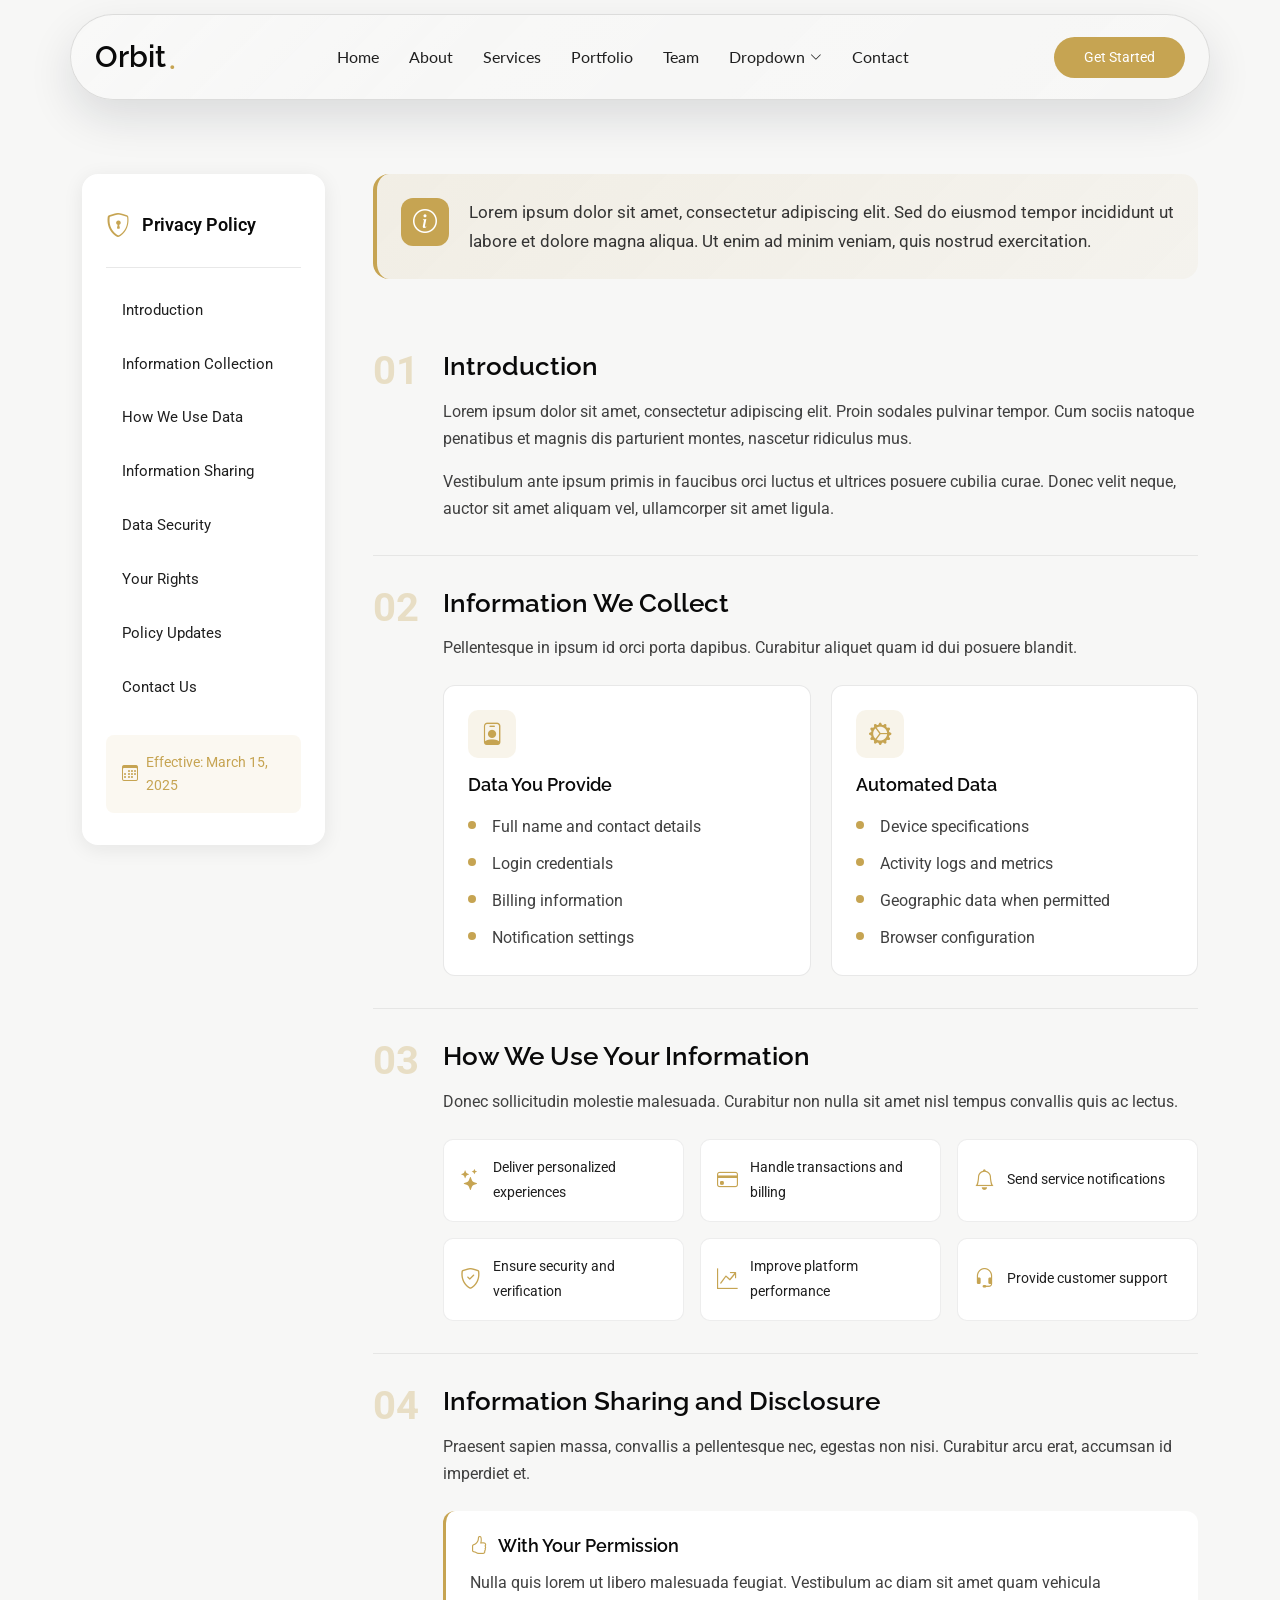
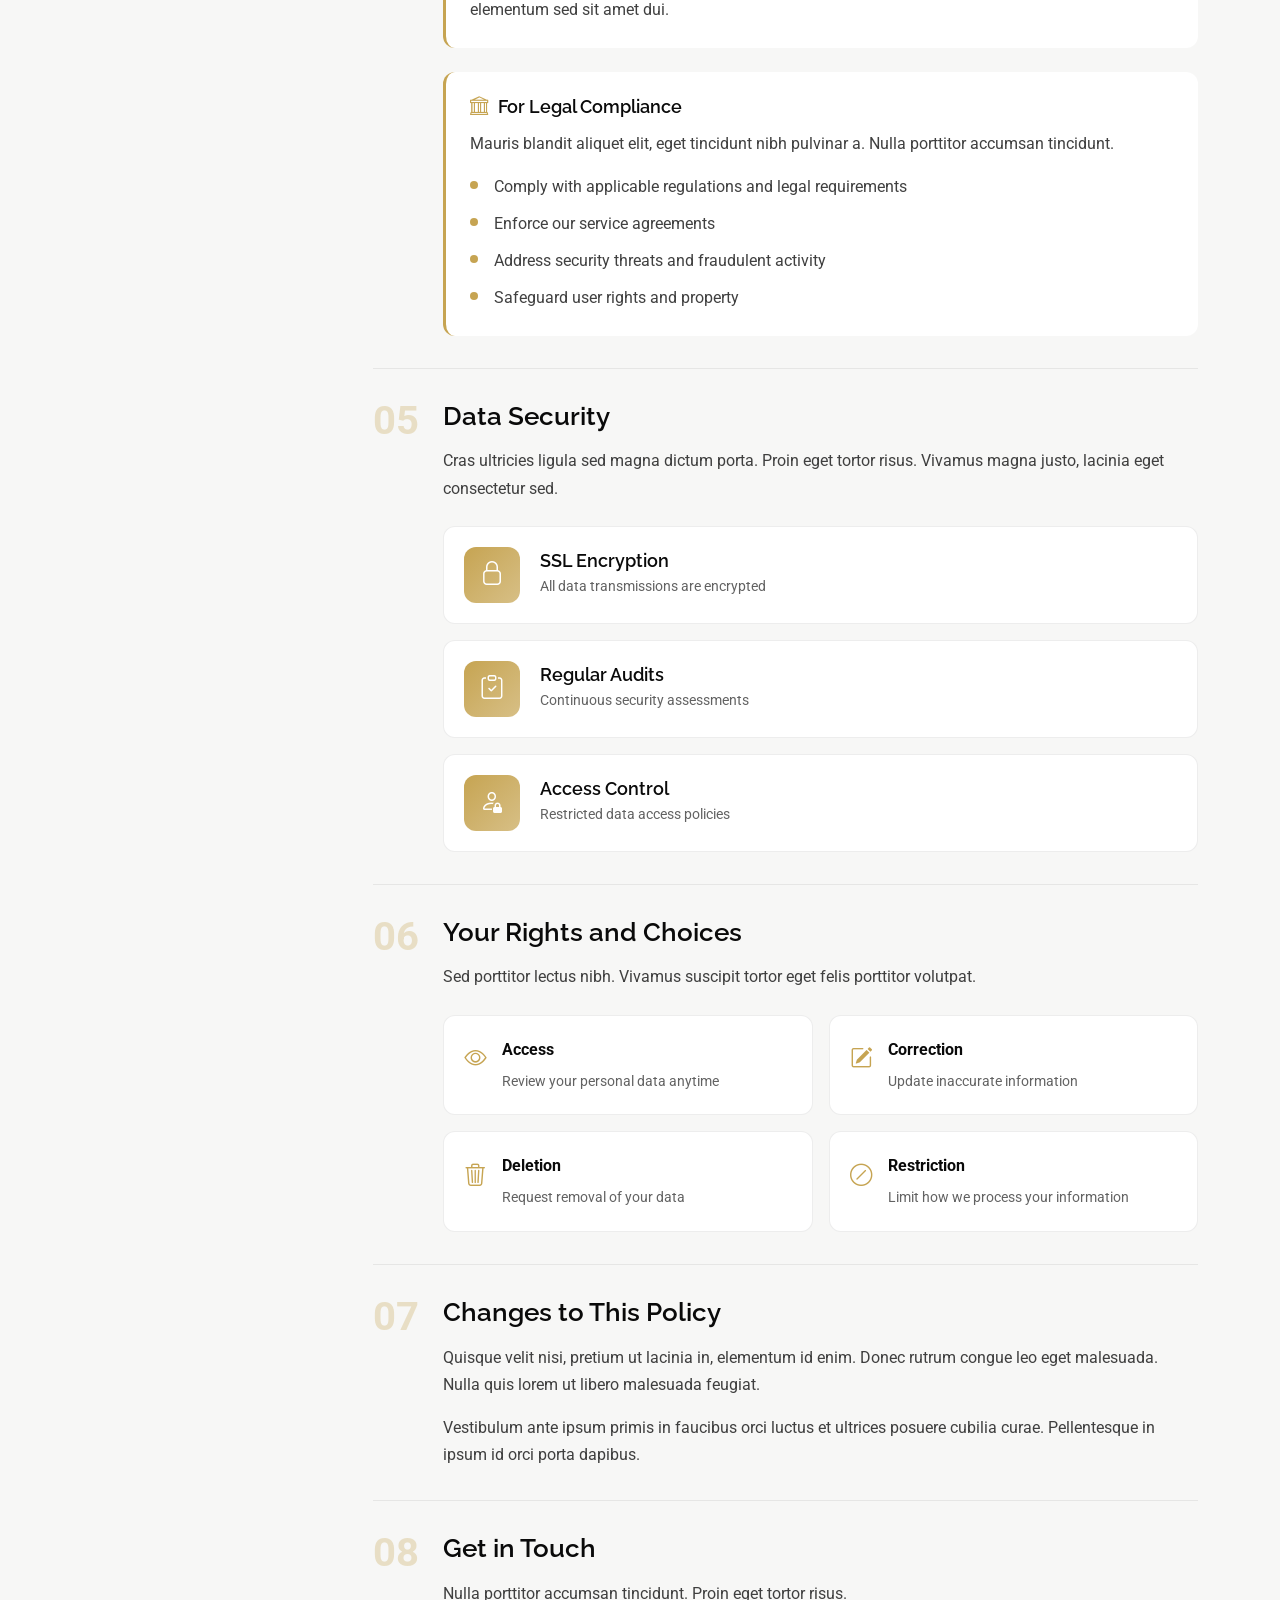
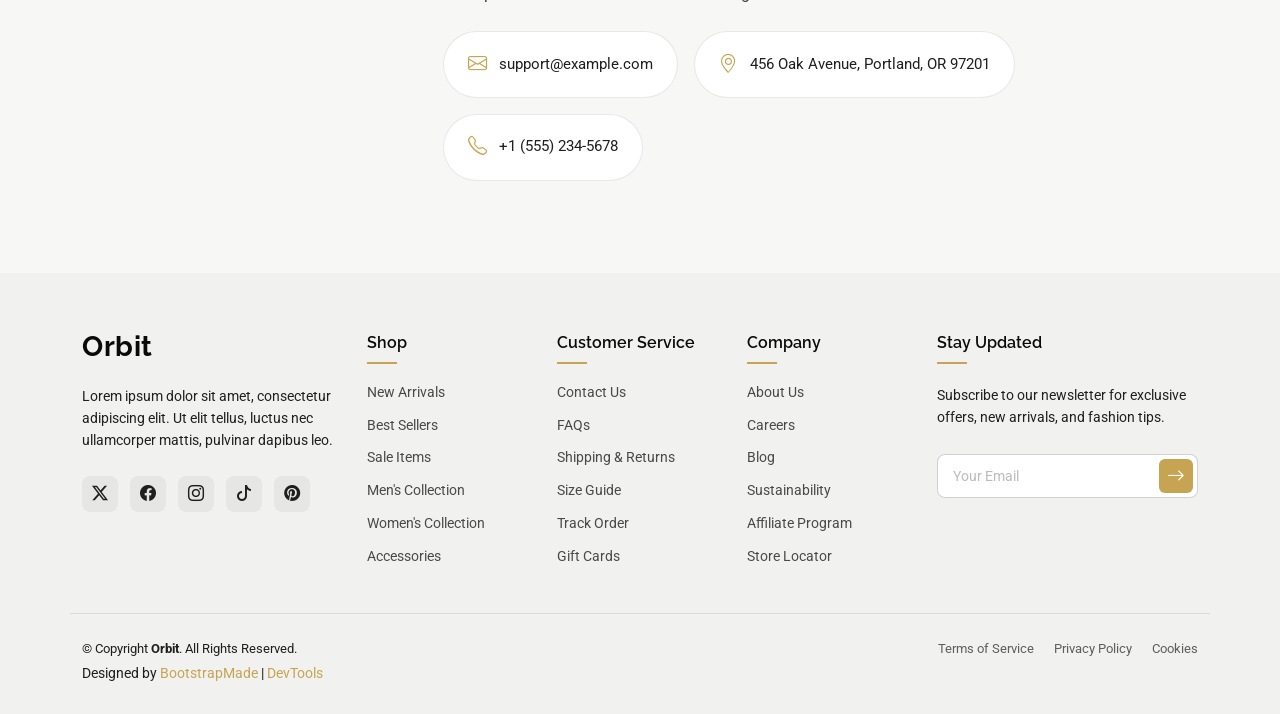
<file: privacy.html>
<!DOCTYPE html>
<html lang="en">

<head>
  <meta charset="utf-8">
  <meta content="width=device-width, initial-scale=1.0" name="viewport">
  <title>Privacy - Orbit Bootstrap Template</title>
  <meta name="description" content="">
  <meta name="keywords" content="">

  <!-- Favicons -->
  <link href="assets/img/favicon.png" rel="icon">
  <link href="assets/img/apple-touch-icon.png" rel="apple-touch-icon">

  <!-- Fonts -->
  <link href="https://fonts.googleapis.com" rel="preconnect">
  <link href="https://fonts.gstatic.com" rel="preconnect" crossorigin>
  <link href="https://fonts.googleapis.com/css2?family=Roboto:ital,wght@0,100;0,300;0,400;0,500;0,700;0,900;1,100;1,300;1,400;1,500;1,700;1,900&family=Lato:ital,wght@0,100;0,300;0,400;0,700;0,900;1,100;1,300;1,400;1,700;1,900&family=Raleway:ital,wght@0,100;0,200;0,300;0,400;0,500;0,600;0,700;0,800;0,900;1,100;1,200;1,300;1,400;1,500;1,600;1,700;1,800;1,900&display=swap" rel="stylesheet">

  <!-- Vendor CSS Files -->
  <link href="assets/vendor/bootstrap/css/bootstrap.min.css" rel="stylesheet">
  <link href="assets/vendor/bootstrap-icons/bootstrap-icons.css" rel="stylesheet">
  <link href="assets/vendor/aos/aos.css" rel="stylesheet">
  <link href="assets/vendor/glightbox/css/glightbox.min.css" rel="stylesheet">
  <link href="assets/vendor/swiper/swiper-bundle.min.css" rel="stylesheet">

  <!-- Main CSS File -->
  <link href="assets/css/main.css" rel="stylesheet">

  <!-- =======================================================
  * Template Name: Orbit
  * Template URL: https://bootstrapmade.com/orbit-bootstrap-template/
  * Updated: Jan 13 2026 with Bootstrap v5.3.8
  * Author: BootstrapMade.com
  * License: https://bootstrapmade.com/license/
  ======================================================== -->
</head>

<body class="privacy-page">

  <header id="header" class="header d-flex align-items-center sticky-top">
    <div class="container position-relative d-flex align-items-center justify-content-between">

      <a href="index.html" class="logo d-flex align-items-center me-auto me-xl-0">
        <!-- Uncomment the line below if you also wish to use an image logo -->
        <!-- <img src="assets/img/logo.webp" alt=""> -->
        <h1 class="sitename">Orbit</h1><span>.</span>
      </a>

      <nav id="navmenu" class="navmenu">
        <ul>
          <li><a href="#hero">Home</a></li>
          <li><a href="#about">About</a></li>
          <li><a href="#services">Services</a></li>
          <li><a href="#portfolio">Portfolio</a></li>
          <li><a href="#team">Team</a></li>
          <li class="dropdown"><a href="#"><span>Dropdown</span> <i class="bi bi-chevron-down toggle-dropdown"></i></a>
            <ul>
              <li><a href="#">Dropdown 1</a></li>
              <li class="dropdown"><a href="#"><span>Deep Dropdown</span> <i class="bi bi-chevron-down toggle-dropdown"></i></a>
                <ul>
                  <li><a href="#">Deep Dropdown 1</a></li>
                  <li><a href="#">Deep Dropdown 2</a></li>
                  <li><a href="#">Deep Dropdown 3</a></li>
                  <li><a href="#">Deep Dropdown 4</a></li>
                  <li><a href="#">Deep Dropdown 5</a></li>
                </ul>
              </li>
              <li><a href="#">Dropdown 2</a></li>
              <li><a href="#">Dropdown 3</a></li>
              <li><a href="#">Dropdown 4</a></li>
            </ul>
          </li>
          <li><a href="#contact">Contact</a></li>
        </ul>
        <i class="mobile-nav-toggle d-xl-none bi bi-list"></i>
      </nav>

      <a class="btn-getstarted" href="index.html#about">Get Started</a>

    </div>
  </header>

  <main class="main">

    <!-- Privacy Section -->
    <section id="privacy" class="privacy section">

      <div class="container" data-aos="fade-up">

        <div class="row g-5">

          <!-- Sidebar Navigation -->
          <div class="col-lg-3" data-aos="fade-right" data-aos-delay="100">
            <div class="sidebar-nav">
              <div class="nav-header">
                <i class="bi bi-shield-lock"></i>
                <span>Privacy Policy</span>
              </div>
              <ul class="nav-links">
                <li><a href="#intro">Introduction</a></li>
                <li><a href="#collection">Information Collection</a></li>
                <li><a href="#usage">How We Use Data</a></li>
                <li><a href="#sharing">Information Sharing</a></li>
                <li><a href="#security">Data Security</a></li>
                <li><a href="#rights">Your Rights</a></li>
                <li><a href="#updates">Policy Updates</a></li>
                <li><a href="#contact">Contact Us</a></li>
              </ul>
              <div class="effective-date">
                <i class="bi bi-calendar3"></i>
                <span>Effective: March 15, 2025</span>
              </div>
            </div>
          </div><!-- End Sidebar Navigation -->

          <!-- Main Content -->
          <div class="col-lg-9" data-aos="fade-left" data-aos-delay="200">

            <div class="policy-intro-card" data-aos="zoom-in" data-aos-delay="250">
              <div class="intro-icon">
                <i class="bi bi-info-circle"></i>
              </div>
              <p>Lorem ipsum dolor sit amet, consectetur adipiscing elit. Sed do eiusmod tempor incididunt ut labore et dolore magna aliqua. Ut enim ad minim veniam, quis nostrud exercitation.</p>
            </div>

            <div class="policy-section" id="intro" data-aos="fade-up" data-aos-delay="100">
              <div class="section-number">01</div>
              <div class="section-content">
                <h2>Introduction</h2>
                <p>Lorem ipsum dolor sit amet, consectetur adipiscing elit. Proin sodales pulvinar tempor. Cum sociis natoque penatibus et magnis dis parturient montes, nascetur ridiculus mus.</p>
                <p>Vestibulum ante ipsum primis in faucibus orci luctus et ultrices posuere cubilia curae. Donec velit neque, auctor sit amet aliquam vel, ullamcorper sit amet ligula.</p>
              </div>
            </div><!-- End Policy Section -->

            <div class="policy-section" id="collection" data-aos="fade-up" data-aos-delay="150">
              <div class="section-number">02</div>
              <div class="section-content">
                <h2>Information We Collect</h2>
                <p>Pellentesque in ipsum id orci porta dapibus. Curabitur aliquet quam id dui posuere blandit.</p>

                <div class="info-cards">
                  <div class="info-card">
                    <div class="card-icon">
                      <i class="bi bi-person-badge"></i>
                    </div>
                    <h4>Data You Provide</h4>
                    <ul>
                      <li>Full name and contact details</li>
                      <li>Login credentials</li>
                      <li>Billing information</li>
                      <li>Notification settings</li>
                    </ul>
                  </div>
                  <div class="info-card">
                    <div class="card-icon">
                      <i class="bi bi-gear-wide-connected"></i>
                    </div>
                    <h4>Automated Data</h4>
                    <ul>
                      <li>Device specifications</li>
                      <li>Activity logs and metrics</li>
                      <li>Geographic data when permitted</li>
                      <li>Browser configuration</li>
                    </ul>
                  </div>
                </div>
              </div>
            </div><!-- End Policy Section -->

            <div class="policy-section" id="usage" data-aos="fade-up" data-aos-delay="200">
              <div class="section-number">03</div>
              <div class="section-content">
                <h2>How We Use Your Information</h2>
                <p>Donec sollicitudin molestie malesuada. Curabitur non nulla sit amet nisl tempus convallis quis ac lectus.</p>
                <div class="usage-grid">
                  <div class="usage-item">
                    <i class="bi bi-stars"></i>
                    <span>Deliver personalized experiences</span>
                  </div>
                  <div class="usage-item">
                    <i class="bi bi-credit-card"></i>
                    <span>Handle transactions and billing</span>
                  </div>
                  <div class="usage-item">
                    <i class="bi bi-bell"></i>
                    <span>Send service notifications</span>
                  </div>
                  <div class="usage-item">
                    <i class="bi bi-shield-check"></i>
                    <span>Ensure security and verification</span>
                  </div>
                  <div class="usage-item">
                    <i class="bi bi-graph-up-arrow"></i>
                    <span>Improve platform performance</span>
                  </div>
                  <div class="usage-item">
                    <i class="bi bi-headset"></i>
                    <span>Provide customer support</span>
                  </div>
                </div>
              </div>
            </div><!-- End Policy Section -->

            <div class="policy-section" id="sharing" data-aos="fade-up" data-aos-delay="250">
              <div class="section-number">04</div>
              <div class="section-content">
                <h2>Information Sharing and Disclosure</h2>
                <p>Praesent sapien massa, convallis a pellentesque nec, egestas non nisi. Curabitur arcu erat, accumsan id imperdiet et.</p>

                <div class="sharing-block">
                  <h4><i class="bi bi-hand-thumbs-up"></i> With Your Permission</h4>
                  <p>Nulla quis lorem ut libero malesuada feugiat. Vestibulum ac diam sit amet quam vehicula elementum sed sit amet dui.</p>
                </div>

                <div class="sharing-block">
                  <h4><i class="bi bi-bank"></i> For Legal Compliance</h4>
                  <p>Mauris blandit aliquet elit, eget tincidunt nibh pulvinar a. Nulla porttitor accumsan tincidunt.</p>
                  <ul>
                    <li>Comply with applicable regulations and legal requirements</li>
                    <li>Enforce our service agreements</li>
                    <li>Address security threats and fraudulent activity</li>
                    <li>Safeguard user rights and property</li>
                  </ul>
                </div>
              </div>
            </div><!-- End Policy Section -->

            <div class="policy-section" id="security" data-aos="fade-up" data-aos-delay="300">
              <div class="section-number">05</div>
              <div class="section-content">
                <h2>Data Security</h2>
                <p>Cras ultricies ligula sed magna dictum porta. Proin eget tortor risus. Vivamus magna justo, lacinia eget consectetur sed.</p>
                <div class="security-features">
                  <div class="security-item">
                    <div class="security-icon">
                      <i class="bi bi-lock"></i>
                    </div>
                    <div class="security-text">
                      <h5>SSL Encryption</h5>
                      <p>All data transmissions are encrypted</p>
                    </div>
                  </div>
                  <div class="security-item">
                    <div class="security-icon">
                      <i class="bi bi-clipboard-check"></i>
                    </div>
                    <div class="security-text">
                      <h5>Regular Audits</h5>
                      <p>Continuous security assessments</p>
                    </div>
                  </div>
                  <div class="security-item">
                    <div class="security-icon">
                      <i class="bi bi-person-lock"></i>
                    </div>
                    <div class="security-text">
                      <h5>Access Control</h5>
                      <p>Restricted data access policies</p>
                    </div>
                  </div>
                </div>
              </div>
            </div><!-- End Policy Section -->

            <div class="policy-section" id="rights" data-aos="fade-up" data-aos-delay="350">
              <div class="section-number">06</div>
              <div class="section-content">
                <h2>Your Rights and Choices</h2>
                <p>Sed porttitor lectus nibh. Vivamus suscipit tortor eget felis porttitor volutpat.</p>
                <div class="rights-list">
                  <div class="right-item">
                    <i class="bi bi-eye"></i>
                    <div>
                      <strong>Access</strong>
                      <span>Review your personal data anytime</span>
                    </div>
                  </div>
                  <div class="right-item">
                    <i class="bi bi-pencil-square"></i>
                    <div>
                      <strong>Correction</strong>
                      <span>Update inaccurate information</span>
                    </div>
                  </div>
                  <div class="right-item">
                    <i class="bi bi-trash3"></i>
                    <div>
                      <strong>Deletion</strong>
                      <span>Request removal of your data</span>
                    </div>
                  </div>
                  <div class="right-item">
                    <i class="bi bi-slash-circle"></i>
                    <div>
                      <strong>Restriction</strong>
                      <span>Limit how we process your information</span>
                    </div>
                  </div>
                </div>
              </div>
            </div><!-- End Policy Section -->

            <div class="policy-section" id="updates" data-aos="fade-up" data-aos-delay="400">
              <div class="section-number">07</div>
              <div class="section-content">
                <h2>Changes to This Policy</h2>
                <p>Quisque velit nisi, pretium ut lacinia in, elementum id enim. Donec rutrum congue leo eget malesuada. Nulla quis lorem ut libero malesuada feugiat.</p>
                <p>Vestibulum ante ipsum primis in faucibus orci luctus et ultrices posuere cubilia curae. Pellentesque in ipsum id orci porta dapibus.</p>
              </div>
            </div><!-- End Policy Section -->

            <div class="policy-section contact-section" id="contact" data-aos="fade-up" data-aos-delay="450">
              <div class="section-number">08</div>
              <div class="section-content">
                <h2>Get in Touch</h2>
                <p>Nulla porttitor accumsan tincidunt. Proin eget tortor risus.</p>
                <div class="contact-cards">
                  <div class="contact-card">
                    <i class="bi bi-envelope"></i>
                    <span>support@example.com</span>
                  </div>
                  <div class="contact-card">
                    <i class="bi bi-geo-alt"></i>
                    <span>456 Oak Avenue, Portland, OR 97201</span>
                  </div>
                  <div class="contact-card">
                    <i class="bi bi-telephone"></i>
                    <span>+1 (555) 234-5678</span>
                  </div>
                </div>
              </div>
            </div><!-- End Policy Section -->

          </div><!-- End Main Content -->

        </div>

      </div>

    </section><!-- /Privacy Section -->

  </main>

  <footer id="footer" class="footer light-background">

    <div class="container footer-top">
      <div class="row gy-4">
        <div class="col-lg-3 col-md-6 footer-info">
          <a href="index.html" class="logo d-flex align-items-center mb-4">
            <span class="sitename">Orbit</span>
          </a>
          <p>Lorem ipsum dolor sit amet, consectetur adipiscing elit. Ut elit tellus, luctus nec ullamcorper mattis, pulvinar dapibus leo.</p>

          <div class="social-links d-flex mt-4">
            <a href="#" aria-label="Twitter"><i class="bi bi-twitter-x"></i></a>
            <a href="#" aria-label="Facebook"><i class="bi bi-facebook"></i></a>
            <a href="#" aria-label="Instagram"><i class="bi bi-instagram"></i></a>
            <a href="#" aria-label="TikTok"><i class="bi bi-tiktok"></i></a>
            <a href="#" aria-label="Pinterest"><i class="bi bi-pinterest"></i></a>
          </div>
        </div>

        <div class="col-lg-2 col-md-6 footer-links">
          <h4>Shop</h4>
          <ul>
            <li><a href="category.html">New Arrivals</a></li>
            <li><a href="category.html">Best Sellers</a></li>
            <li><a href="category.html">Sale Items</a></li>
            <li><a href="category.html">Men's Collection</a></li>
            <li><a href="category.html">Women's Collection</a></li>
            <li><a href="category.html">Accessories</a></li>
          </ul>
        </div>

        <div class="col-lg-2 col-md-6 footer-links">
          <h4>Customer Service</h4>
          <ul>
            <li><a href="contact.html">Contact Us</a></li>
            <li><a href="faq.html">FAQs</a></li>
            <li><a href="shiping-info.html">Shipping &amp; Returns</a></li>
            <li><a href="#">Size Guide</a></li>
            <li><a href="account.html">Track Order</a></li>
            <li><a href="#">Gift Cards</a></li>
          </ul>
        </div>

        <div class="col-lg-2 col-md-6 footer-links">
          <h4>Company</h4>
          <ul>
            <li><a href="about.html">About Us</a></li>
            <li><a href="about.html">Careers</a></li>
            <li><a href="blog.html">Blog</a></li>
            <li><a href="about.html">Sustainability</a></li>
            <li><a href="about.html">Affiliate Program</a></li>
            <li><a href="about.html">Store Locator</a></li>
          </ul>
        </div>

        <div class="col-lg-3 col-md-6">
          <div class="footer-newsletter">
            <h4>Stay Updated</h4>
            <p>Subscribe to our newsletter for exclusive offers, new arrivals, and fashion tips.</p>
            <form action="forms/newsletter.php" method="post" class="php-email-form">
              <div class="position-relative">
                <input type="email" name="email" placeholder="Your Email" required="">
                <button type="submit" class="btn-subscribe"><i class="bi bi-arrow-right"></i></button>
              </div>
              <div class="loading">Loading</div>
              <div class="error-message"></div>
              <div class="sent-message">Your subscription request has been sent. Thank you!</div>
            </form>
          </div>
        </div>
      </div>
    </div>

    <div class="container footer-bottom">
      <div class="row gy-3">
        <div class="col-md-6 order-2 order-md-1">
          <div class="copyright">
            <p>© <span>Copyright</span> <strong class="sitename">Orbit</strong>. All Rights Reserved.</p>
          </div>
          <div class="credits">
            <!-- All the links in the footer should remain intact. -->
            <!-- You can delete the links only if you've purchased the pro version. -->
            <!-- Licensing information: https://bootstrapmade.com/license/ -->
            <!-- Purchase the pro version with working PHP/AJAX contact form: [buy-url] -->
            Designed by <a href="https://bootstrapmade.com/">BootstrapMade</a> | <a href="https://bootstrapmade.com/tools/">DevTools</a>
          </div>
        </div>
        <div class="col-md-6 order-1 order-md-2">
          <div class="legal-links">
            <a href="tos.html">Terms of Service</a>
            <a href="privacy.html">Privacy Policy</a>
            <a href="privacy.html">Cookies</a>
          </div>
        </div>
      </div>
    </div>

  </footer>

  <!-- Scroll Top -->
  <a href="#" id="scroll-top" class="scroll-top d-flex align-items-center justify-content-center"><i class="bi bi-arrow-up-short"></i></a>

  <!-- Preloader -->
  <div id="preloader"></div>

  <!-- Vendor JS Files -->
  <script src="assets/vendor/bootstrap/js/bootstrap.bundle.min.js"></script>
  <script src="assets/vendor/php-email-form/validate.js"></script>
  <script src="assets/vendor/aos/aos.js"></script>
  <script src="assets/vendor/glightbox/js/glightbox.min.js"></script>
  <script src="assets/vendor/imagesloaded/imagesloaded.pkgd.min.js"></script>
  <script src="assets/vendor/isotope-layout/isotope.pkgd.min.js"></script>
  <script src="assets/vendor/purecounter/purecounter_vanilla.js"></script>
  <script src="assets/vendor/swiper/swiper-bundle.min.js"></script>

  <!-- Main JS File -->
  <script src="assets/js/main.js"></script>

</body>

</html>
</file>
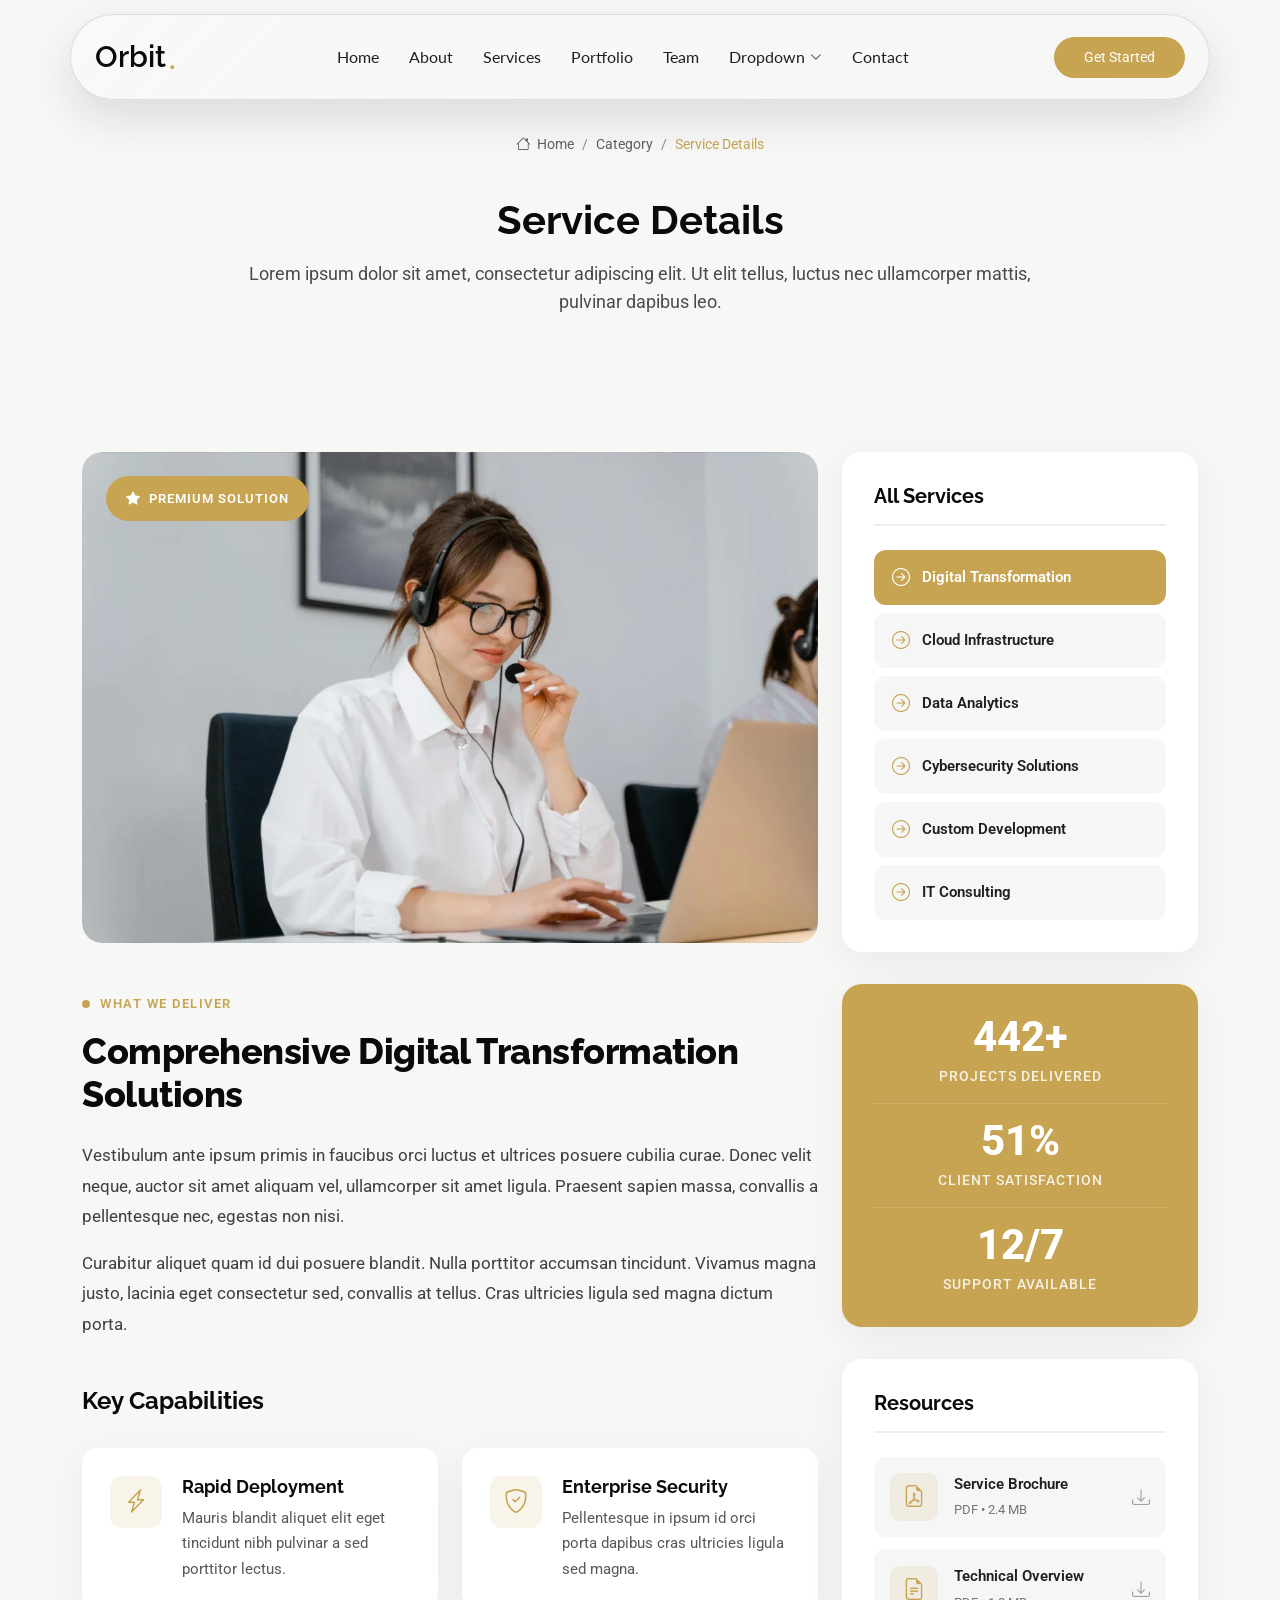
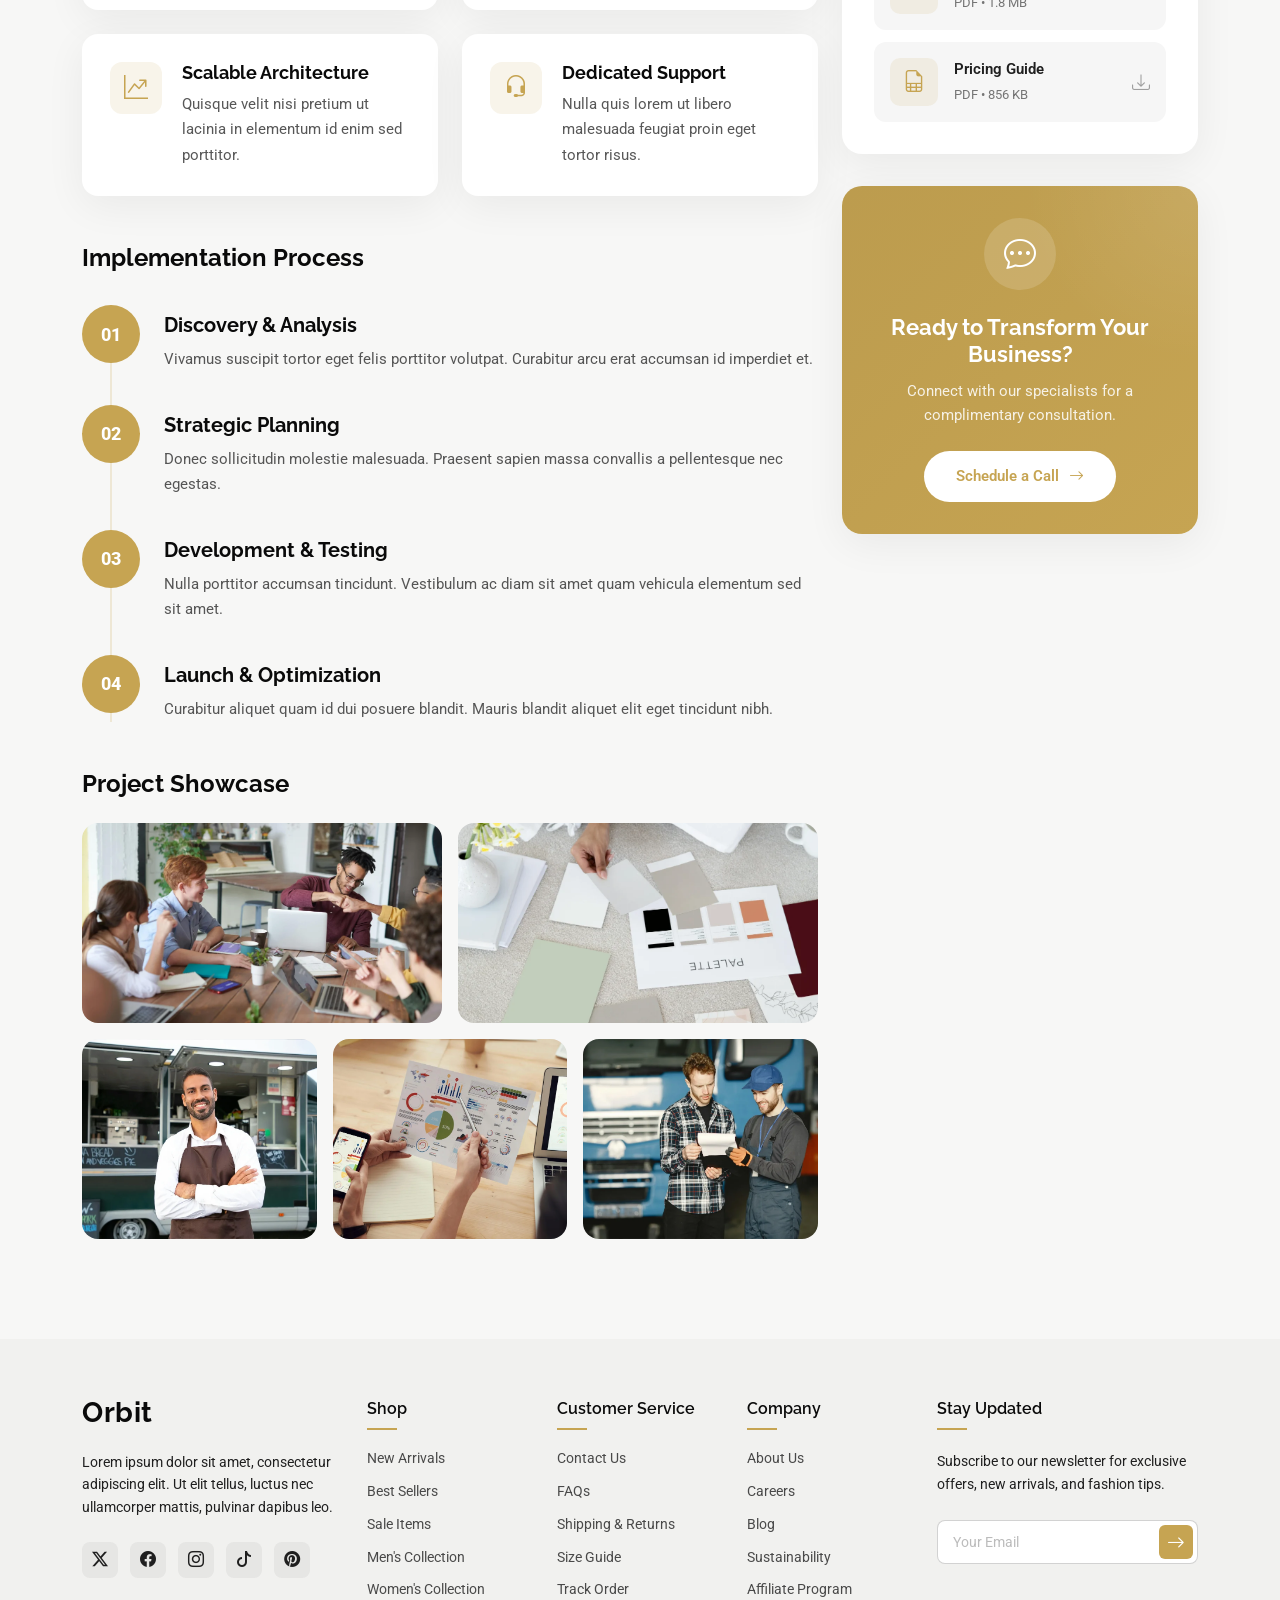
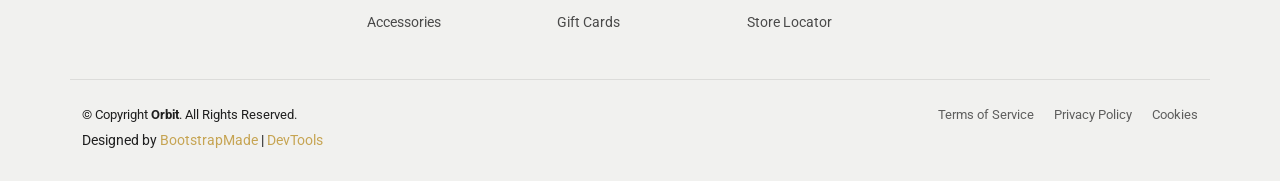
<file: service-details.html>
<!DOCTYPE html>
<html lang="en">

<head>
  <meta charset="utf-8">
  <meta content="width=device-width, initial-scale=1.0" name="viewport">
  <title>Service Details - Orbit Bootstrap Template</title>
  <meta name="description" content="">
  <meta name="keywords" content="">

  <!-- Favicons -->
  <link href="assets/img/favicon.png" rel="icon">
  <link href="assets/img/apple-touch-icon.png" rel="apple-touch-icon">

  <!-- Fonts -->
  <link href="https://fonts.googleapis.com" rel="preconnect">
  <link href="https://fonts.gstatic.com" rel="preconnect" crossorigin>
  <link href="https://fonts.googleapis.com/css2?family=Roboto:ital,wght@0,100;0,300;0,400;0,500;0,700;0,900;1,100;1,300;1,400;1,500;1,700;1,900&family=Lato:ital,wght@0,100;0,300;0,400;0,700;0,900;1,100;1,300;1,400;1,700;1,900&family=Raleway:ital,wght@0,100;0,200;0,300;0,400;0,500;0,600;0,700;0,800;0,900;1,100;1,200;1,300;1,400;1,500;1,600;1,700;1,800;1,900&display=swap" rel="stylesheet">

  <!-- Vendor CSS Files -->
  <link href="assets/vendor/bootstrap/css/bootstrap.min.css" rel="stylesheet">
  <link href="assets/vendor/bootstrap-icons/bootstrap-icons.css" rel="stylesheet">
  <link href="assets/vendor/aos/aos.css" rel="stylesheet">
  <link href="assets/vendor/glightbox/css/glightbox.min.css" rel="stylesheet">
  <link href="assets/vendor/swiper/swiper-bundle.min.css" rel="stylesheet">

  <!-- Main CSS File -->
  <link href="assets/css/main.css" rel="stylesheet">

  <!-- =======================================================
  * Template Name: Orbit
  * Template URL: https://bootstrapmade.com/orbit-bootstrap-template/
  * Updated: Jan 13 2026 with Bootstrap v5.3.8
  * Author: BootstrapMade.com
  * License: https://bootstrapmade.com/license/
  ======================================================== -->
</head>

<body class="service-details-page">

  <header id="header" class="header d-flex align-items-center sticky-top">
    <div class="container position-relative d-flex align-items-center justify-content-between">

      <a href="index.html" class="logo d-flex align-items-center me-auto me-xl-0">
        <!-- Uncomment the line below if you also wish to use an image logo -->
        <!-- <img src="assets/img/logo.webp" alt=""> -->
        <h1 class="sitename">Orbit</h1><span>.</span>
      </a>

      <nav id="navmenu" class="navmenu">
        <ul>
          <li><a href="#hero">Home</a></li>
          <li><a href="#about">About</a></li>
          <li><a href="#services">Services</a></li>
          <li><a href="#portfolio">Portfolio</a></li>
          <li><a href="#team">Team</a></li>
          <li class="dropdown"><a href="#"><span>Dropdown</span> <i class="bi bi-chevron-down toggle-dropdown"></i></a>
            <ul>
              <li><a href="#">Dropdown 1</a></li>
              <li class="dropdown"><a href="#"><span>Deep Dropdown</span> <i class="bi bi-chevron-down toggle-dropdown"></i></a>
                <ul>
                  <li><a href="#">Deep Dropdown 1</a></li>
                  <li><a href="#">Deep Dropdown 2</a></li>
                  <li><a href="#">Deep Dropdown 3</a></li>
                  <li><a href="#">Deep Dropdown 4</a></li>
                  <li><a href="#">Deep Dropdown 5</a></li>
                </ul>
              </li>
              <li><a href="#">Dropdown 2</a></li>
              <li><a href="#">Dropdown 3</a></li>
              <li><a href="#">Dropdown 4</a></li>
            </ul>
          </li>
          <li><a href="#contact">Contact</a></li>
        </ul>
        <i class="mobile-nav-toggle d-xl-none bi bi-list"></i>
      </nav>

      <a class="btn-getstarted" href="index.html#about">Get Started</a>

    </div>
  </header>

  <main class="main">

    <!-- Page Title -->
    <div class="page-title">
      <div class="breadcrumbs">
        <nav aria-label="breadcrumb">
          <ol class="breadcrumb">
            <li class="breadcrumb-item"><a href="#"><i class="bi bi-house"></i> Home</a></li>
            <li class="breadcrumb-item"><a href="#">Category</a></li>
            <li class="breadcrumb-item active current">Service Details</li>
          </ol>
        </nav>
      </div>

      <div class="title-wrapper">
        <h1>Service Details</h1>
        <p>Lorem ipsum dolor sit amet, consectetur adipiscing elit. Ut elit tellus, luctus nec ullamcorper mattis, pulvinar dapibus leo.</p>
      </div>
    </div><!-- End Page Title -->

    <!-- Service Details Section -->
    <section id="service-details" class="service-details section">

      <div class="container" data-aos="fade-up" data-aos-delay="100">

        <div class="row gy-5">

          <!-- Main Content Column -->
          <div class="col-lg-8">

            <!-- Service Hero Image -->
            <div class="service-hero" data-aos="fade-up" data-aos-delay="100">
              <img src="assets/img/services/services-7.webp" alt="Service detail" class="img-fluid">
              <div class="service-badge">
                <i class="bi bi-star-fill"></i>
                <span>Premium Solution</span>
              </div>
            </div>

            <!-- Service Overview -->
            <div class="service-overview" data-aos="fade-up" data-aos-delay="200">
              <div class="overview-label">
                <span class="dot"></span>
                <span>What We Deliver</span>
              </div>
              <h2>Comprehensive Digital Transformation Solutions</h2>
              <p>Vestibulum ante ipsum primis in faucibus orci luctus et ultrices posuere cubilia curae. Donec velit neque, auctor sit amet aliquam vel, ullamcorper sit amet ligula. Praesent sapien massa, convallis a pellentesque nec, egestas non nisi.</p>
              <p>Curabitur aliquet quam id dui posuere blandit. Nulla porttitor accumsan tincidunt. Vivamus magna justo, lacinia eget consectetur sed, convallis at tellus. Cras ultricies ligula sed magna dictum porta.</p>
            </div>

            <!-- Key Features -->
            <div class="key-features" data-aos="fade-up" data-aos-delay="300">
              <h3>Key Capabilities</h3>
              <div class="row g-4">
                <div class="col-md-6">
                  <div class="feature-card">
                    <div class="feature-icon">
                      <i class="bi bi-lightning-charge"></i>
                    </div>
                    <div class="feature-content">
                      <h4>Rapid Deployment</h4>
                      <p>Mauris blandit aliquet elit eget tincidunt nibh pulvinar a sed porttitor lectus.</p>
                    </div>
                  </div>
                </div>
                <div class="col-md-6">
                  <div class="feature-card">
                    <div class="feature-icon">
                      <i class="bi bi-shield-check"></i>
                    </div>
                    <div class="feature-content">
                      <h4>Enterprise Security</h4>
                      <p>Pellentesque in ipsum id orci porta dapibus cras ultricies ligula sed magna.</p>
                    </div>
                  </div>
                </div>
                <div class="col-md-6">
                  <div class="feature-card">
                    <div class="feature-icon">
                      <i class="bi bi-graph-up-arrow"></i>
                    </div>
                    <div class="feature-content">
                      <h4>Scalable Architecture</h4>
                      <p>Quisque velit nisi pretium ut lacinia in elementum id enim sed porttitor.</p>
                    </div>
                  </div>
                </div>
                <div class="col-md-6">
                  <div class="feature-card">
                    <div class="feature-icon">
                      <i class="bi bi-headset"></i>
                    </div>
                    <div class="feature-content">
                      <h4>Dedicated Support</h4>
                      <p>Nulla quis lorem ut libero malesuada feugiat proin eget tortor risus.</p>
                    </div>
                  </div>
                </div>
              </div>
            </div>

            <!-- Process Section -->
            <div class="service-process" data-aos="fade-up" data-aos-delay="400">
              <h3>Implementation Process</h3>
              <div class="process-timeline">
                <div class="process-item">
                  <div class="process-number">01</div>
                  <div class="process-content">
                    <h4>Discovery &amp; Analysis</h4>
                    <p>Vivamus suscipit tortor eget felis porttitor volutpat. Curabitur arcu erat accumsan id imperdiet et.</p>
                  </div>
                </div>
                <div class="process-item">
                  <div class="process-number">02</div>
                  <div class="process-content">
                    <h4>Strategic Planning</h4>
                    <p>Donec sollicitudin molestie malesuada. Praesent sapien massa convallis a pellentesque nec egestas.</p>
                  </div>
                </div>
                <div class="process-item">
                  <div class="process-number">03</div>
                  <div class="process-content">
                    <h4>Development &amp; Testing</h4>
                    <p>Nulla porttitor accumsan tincidunt. Vestibulum ac diam sit amet quam vehicula elementum sed sit amet.</p>
                  </div>
                </div>
                <div class="process-item">
                  <div class="process-number">04</div>
                  <div class="process-content">
                    <h4>Launch &amp; Optimization</h4>
                    <p>Curabitur aliquet quam id dui posuere blandit. Mauris blandit aliquet elit eget tincidunt nibh.</p>
                  </div>
                </div>
              </div>
            </div>

            <!-- Gallery Section -->
            <div class="service-gallery" data-aos="fade-up" data-aos-delay="500">
              <h3>Project Showcase</h3>
              <div class="row g-3">
                <div class="col-md-6">
                  <a href="assets/img/services/services-3.webp" class="glightbox" data-gallery="service-gallery">
                    <img src="assets/img/services/services-3.webp" alt="Project showcase" class="img-fluid" loading="lazy">
                  </a>
                </div>
                <div class="col-md-6">
                  <a href="assets/img/services/services-5.webp" class="glightbox" data-gallery="service-gallery">
                    <img src="assets/img/services/services-5.webp" alt="Project showcase" class="img-fluid" loading="lazy">
                  </a>
                </div>
                <div class="col-md-4">
                  <a href="assets/img/services/services-8.webp" class="glightbox" data-gallery="service-gallery">
                    <img src="assets/img/services/services-8.webp" alt="Project showcase" class="img-fluid" loading="lazy">
                  </a>
                </div>
                <div class="col-md-4">
                  <a href="assets/img/services/services-10.webp" class="glightbox" data-gallery="service-gallery">
                    <img src="assets/img/services/services-10.webp" alt="Project showcase" class="img-fluid" loading="lazy">
                  </a>
                </div>
                <div class="col-md-4">
                  <a href="assets/img/services/services-12.webp" class="glightbox" data-gallery="service-gallery">
                    <img src="assets/img/services/services-12.webp" alt="Project showcase" class="img-fluid" loading="lazy">
                  </a>
                </div>
              </div>
            </div>

          </div><!-- End Main Content Column -->

          <!-- Sidebar Column -->
          <div class="col-lg-4">

            <!-- Service List -->
            <div class="sidebar-widget service-list" data-aos="fade-up" data-aos-delay="200">
              <h3>All Services</h3>
              <ul>
                <li class="active">
                  <a href="#">
                    <i class="bi bi-arrow-right-circle"></i>
                    <span>Digital Transformation</span>
                  </a>
                </li>
                <li>
                  <a href="#">
                    <i class="bi bi-arrow-right-circle"></i>
                    <span>Cloud Infrastructure</span>
                  </a>
                </li>
                <li>
                  <a href="#">
                    <i class="bi bi-arrow-right-circle"></i>
                    <span>Data Analytics</span>
                  </a>
                </li>
                <li>
                  <a href="#">
                    <i class="bi bi-arrow-right-circle"></i>
                    <span>Cybersecurity Solutions</span>
                  </a>
                </li>
                <li>
                  <a href="#">
                    <i class="bi bi-arrow-right-circle"></i>
                    <span>Custom Development</span>
                  </a>
                </li>
                <li>
                  <a href="#">
                    <i class="bi bi-arrow-right-circle"></i>
                    <span>IT Consulting</span>
                  </a>
                </li>
              </ul>
            </div><!-- End Service List -->

            <!-- Stats Widget -->
            <div class="sidebar-widget stats-widget" data-aos="fade-up" data-aos-delay="300">
              <div class="stat-item">
                <div class="stat-number">
                  <span data-purecounter-start="0" data-purecounter-end="850" data-purecounter-duration="1" class="purecounter"></span>+
                </div>
                <p>Projects Delivered</p>
              </div>
              <div class="stat-item">
                <div class="stat-number">
                  <span data-purecounter-start="0" data-purecounter-end="99" data-purecounter-duration="1" class="purecounter"></span>%
                </div>
                <p>Client Satisfaction</p>
              </div>
              <div class="stat-item">
                <div class="stat-number">
                  <span data-purecounter-start="0" data-purecounter-end="24" data-purecounter-duration="1" class="purecounter"></span>/7
                </div>
                <p>Support Available</p>
              </div>
            </div><!-- End Stats Widget -->

            <!-- Download Brochure -->
            <div class="sidebar-widget download-widget" data-aos="fade-up" data-aos-delay="400">
              <h3>Resources</h3>
              <a href="#" class="download-item">
                <div class="download-icon">
                  <i class="bi bi-file-earmark-pdf"></i>
                </div>
                <div class="download-info">
                  <span class="file-name">Service Brochure</span>
                  <span class="file-size">PDF • 2.4 MB</span>
                </div>
                <i class="bi bi-download"></i>
              </a>
              <a href="#" class="download-item">
                <div class="download-icon">
                  <i class="bi bi-file-earmark-text"></i>
                </div>
                <div class="download-info">
                  <span class="file-name">Technical Overview</span>
                  <span class="file-size">PDF • 1.8 MB</span>
                </div>
                <i class="bi bi-download"></i>
              </a>
              <a href="#" class="download-item">
                <div class="download-icon">
                  <i class="bi bi-file-earmark-spreadsheet"></i>
                </div>
                <div class="download-info">
                  <span class="file-name">Pricing Guide</span>
                  <span class="file-size">PDF • 856 KB</span>
                </div>
                <i class="bi bi-download"></i>
              </a>
            </div><!-- End Download Widget -->

            <!-- CTA Widget -->
            <div class="sidebar-widget cta-widget" data-aos="fade-up" data-aos-delay="500">
              <div class="cta-content">
                <div class="cta-icon">
                  <i class="bi bi-chat-dots"></i>
                </div>
                <h3>Ready to Transform Your Business?</h3>
                <p>Connect with our specialists for a complimentary consultation.</p>
                <a href="#" class="cta-btn">Schedule a Call <i class="bi bi-arrow-right"></i></a>
              </div>
            </div><!-- End CTA Widget -->

          </div><!-- End Sidebar Column -->

        </div>

      </div>

    </section><!-- /Service Details Section -->

  </main>

  <footer id="footer" class="footer light-background">

    <div class="container footer-top">
      <div class="row gy-4">
        <div class="col-lg-3 col-md-6 footer-info">
          <a href="index.html" class="logo d-flex align-items-center mb-4">
            <span class="sitename">Orbit</span>
          </a>
          <p>Lorem ipsum dolor sit amet, consectetur adipiscing elit. Ut elit tellus, luctus nec ullamcorper mattis, pulvinar dapibus leo.</p>

          <div class="social-links d-flex mt-4">
            <a href="#" aria-label="Twitter"><i class="bi bi-twitter-x"></i></a>
            <a href="#" aria-label="Facebook"><i class="bi bi-facebook"></i></a>
            <a href="#" aria-label="Instagram"><i class="bi bi-instagram"></i></a>
            <a href="#" aria-label="TikTok"><i class="bi bi-tiktok"></i></a>
            <a href="#" aria-label="Pinterest"><i class="bi bi-pinterest"></i></a>
          </div>
        </div>

        <div class="col-lg-2 col-md-6 footer-links">
          <h4>Shop</h4>
          <ul>
            <li><a href="category.html">New Arrivals</a></li>
            <li><a href="category.html">Best Sellers</a></li>
            <li><a href="category.html">Sale Items</a></li>
            <li><a href="category.html">Men's Collection</a></li>
            <li><a href="category.html">Women's Collection</a></li>
            <li><a href="category.html">Accessories</a></li>
          </ul>
        </div>

        <div class="col-lg-2 col-md-6 footer-links">
          <h4>Customer Service</h4>
          <ul>
            <li><a href="contact.html">Contact Us</a></li>
            <li><a href="faq.html">FAQs</a></li>
            <li><a href="shiping-info.html">Shipping &amp; Returns</a></li>
            <li><a href="#">Size Guide</a></li>
            <li><a href="account.html">Track Order</a></li>
            <li><a href="#">Gift Cards</a></li>
          </ul>
        </div>

        <div class="col-lg-2 col-md-6 footer-links">
          <h4>Company</h4>
          <ul>
            <li><a href="about.html">About Us</a></li>
            <li><a href="about.html">Careers</a></li>
            <li><a href="blog.html">Blog</a></li>
            <li><a href="about.html">Sustainability</a></li>
            <li><a href="about.html">Affiliate Program</a></li>
            <li><a href="about.html">Store Locator</a></li>
          </ul>
        </div>

        <div class="col-lg-3 col-md-6">
          <div class="footer-newsletter">
            <h4>Stay Updated</h4>
            <p>Subscribe to our newsletter for exclusive offers, new arrivals, and fashion tips.</p>
            <form action="forms/newsletter.php" method="post" class="php-email-form">
              <div class="position-relative">
                <input type="email" name="email" placeholder="Your Email" required="">
                <button type="submit" class="btn-subscribe"><i class="bi bi-arrow-right"></i></button>
              </div>
              <div class="loading">Loading</div>
              <div class="error-message"></div>
              <div class="sent-message">Your subscription request has been sent. Thank you!</div>
            </form>
          </div>
        </div>
      </div>
    </div>

    <div class="container footer-bottom">
      <div class="row gy-3">
        <div class="col-md-6 order-2 order-md-1">
          <div class="copyright">
            <p>© <span>Copyright</span> <strong class="sitename">Orbit</strong>. All Rights Reserved.</p>
          </div>
          <div class="credits">
            <!-- All the links in the footer should remain intact. -->
            <!-- You can delete the links only if you've purchased the pro version. -->
            <!-- Licensing information: https://bootstrapmade.com/license/ -->
            <!-- Purchase the pro version with working PHP/AJAX contact form: [buy-url] -->
            Designed by <a href="https://bootstrapmade.com/">BootstrapMade</a> | <a href="https://bootstrapmade.com/tools/">DevTools</a>
          </div>
        </div>
        <div class="col-md-6 order-1 order-md-2">
          <div class="legal-links">
            <a href="tos.html">Terms of Service</a>
            <a href="privacy.html">Privacy Policy</a>
            <a href="privacy.html">Cookies</a>
          </div>
        </div>
      </div>
    </div>

  </footer>

  <!-- Scroll Top -->
  <a href="#" id="scroll-top" class="scroll-top d-flex align-items-center justify-content-center"><i class="bi bi-arrow-up-short"></i></a>

  <!-- Preloader -->
  <div id="preloader"></div>

  <!-- Vendor JS Files -->
  <script src="assets/vendor/bootstrap/js/bootstrap.bundle.min.js"></script>
  <script src="assets/vendor/php-email-form/validate.js"></script>
  <script src="assets/vendor/aos/aos.js"></script>
  <script src="assets/vendor/glightbox/js/glightbox.min.js"></script>
  <script src="assets/vendor/imagesloaded/imagesloaded.pkgd.min.js"></script>
  <script src="assets/vendor/isotope-layout/isotope.pkgd.min.js"></script>
  <script src="assets/vendor/purecounter/purecounter_vanilla.js"></script>
  <script src="assets/vendor/swiper/swiper-bundle.min.js"></script>

  <!-- Main JS File -->
  <script src="assets/js/main.js"></script>

</body>

</html>
</file>
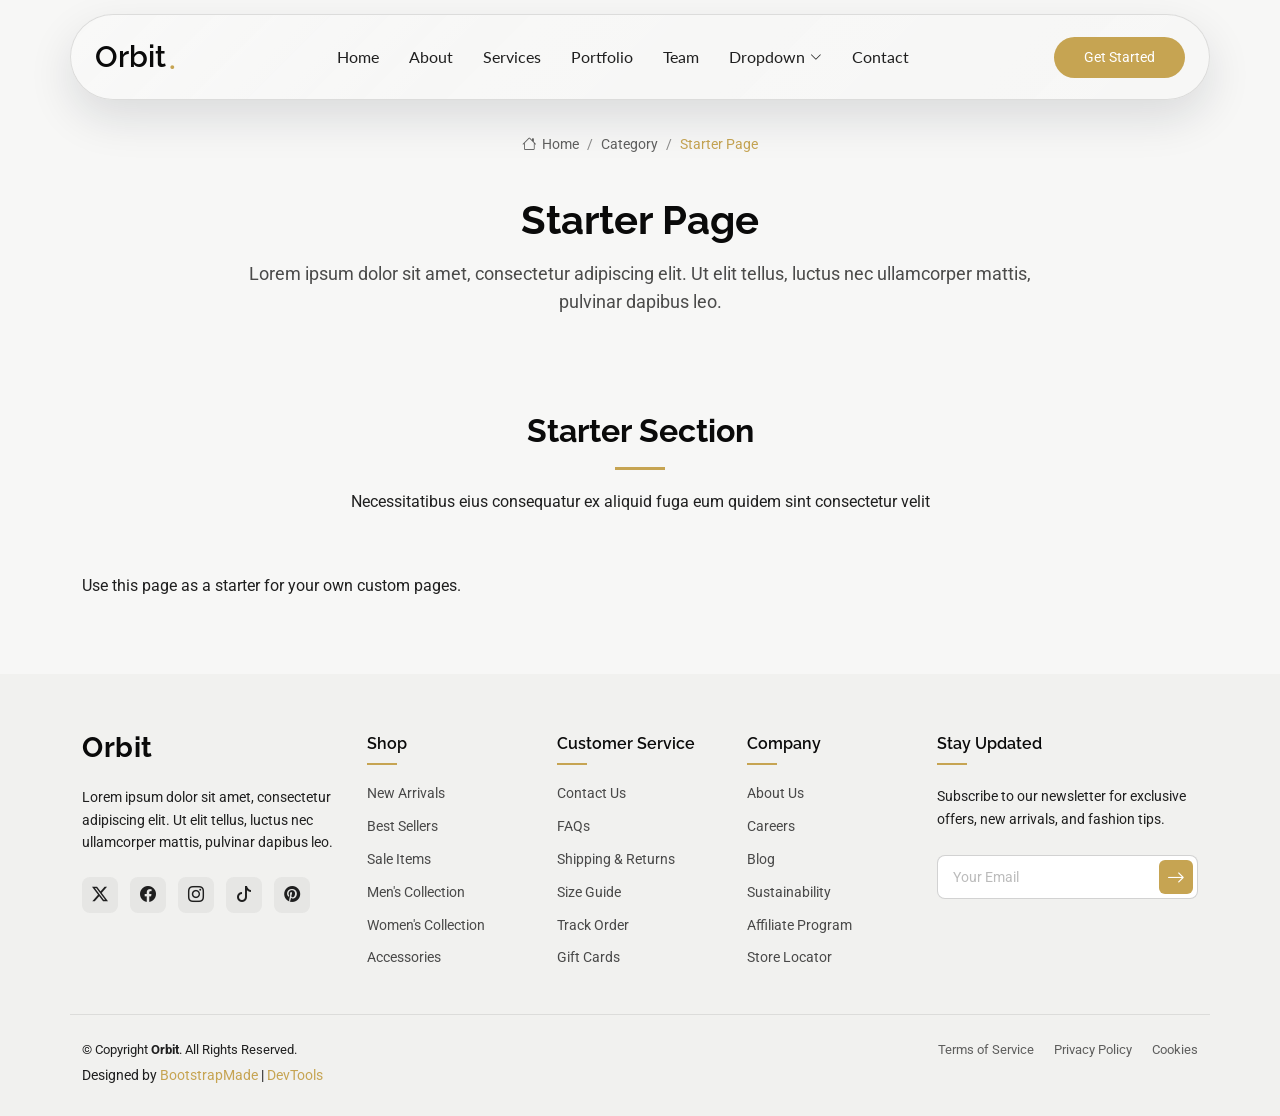
<file: starter-page.html>
<!DOCTYPE html>
<html lang="en">

<head>
  <meta charset="utf-8">
  <meta content="width=device-width, initial-scale=1.0" name="viewport">
  <title>Starter Page - Orbit Bootstrap Template</title>
  <meta name="description" content="">
  <meta name="keywords" content="">

  <!-- Favicons -->
  <link href="assets/img/favicon.png" rel="icon">
  <link href="assets/img/apple-touch-icon.png" rel="apple-touch-icon">

  <!-- Fonts -->
  <link href="https://fonts.googleapis.com" rel="preconnect">
  <link href="https://fonts.gstatic.com" rel="preconnect" crossorigin>
  <link href="https://fonts.googleapis.com/css2?family=Roboto:ital,wght@0,100;0,300;0,400;0,500;0,700;0,900;1,100;1,300;1,400;1,500;1,700;1,900&family=Lato:ital,wght@0,100;0,300;0,400;0,700;0,900;1,100;1,300;1,400;1,700;1,900&family=Raleway:ital,wght@0,100;0,200;0,300;0,400;0,500;0,600;0,700;0,800;0,900;1,100;1,200;1,300;1,400;1,500;1,600;1,700;1,800;1,900&display=swap" rel="stylesheet">

  <!-- Vendor CSS Files -->
  <link href="assets/vendor/bootstrap/css/bootstrap.min.css" rel="stylesheet">
  <link href="assets/vendor/bootstrap-icons/bootstrap-icons.css" rel="stylesheet">
  <link href="assets/vendor/aos/aos.css" rel="stylesheet">
  <link href="assets/vendor/glightbox/css/glightbox.min.css" rel="stylesheet">
  <link href="assets/vendor/swiper/swiper-bundle.min.css" rel="stylesheet">

  <!-- Main CSS File -->
  <link href="assets/css/main.css" rel="stylesheet">

  <!-- =======================================================
  * Template Name: Orbit
  * Template URL: https://bootstrapmade.com/orbit-bootstrap-template/
  * Updated: Jan 13 2026 with Bootstrap v5.3.8
  * Author: BootstrapMade.com
  * License: https://bootstrapmade.com/license/
  ======================================================== -->
</head>

<body class="starter-page-page">

  <header id="header" class="header d-flex align-items-center sticky-top">
    <div class="container position-relative d-flex align-items-center justify-content-between">

      <a href="index.html" class="logo d-flex align-items-center me-auto me-xl-0">
        <!-- Uncomment the line below if you also wish to use an image logo -->
        <!-- <img src="assets/img/logo.webp" alt=""> -->
        <h1 class="sitename">Orbit</h1><span>.</span>
      </a>

      <nav id="navmenu" class="navmenu">
        <ul>
          <li><a href="#hero">Home</a></li>
          <li><a href="#about">About</a></li>
          <li><a href="#services">Services</a></li>
          <li><a href="#portfolio">Portfolio</a></li>
          <li><a href="#team">Team</a></li>
          <li class="dropdown"><a href="#"><span>Dropdown</span> <i class="bi bi-chevron-down toggle-dropdown"></i></a>
            <ul>
              <li><a href="#">Dropdown 1</a></li>
              <li class="dropdown"><a href="#"><span>Deep Dropdown</span> <i class="bi bi-chevron-down toggle-dropdown"></i></a>
                <ul>
                  <li><a href="#">Deep Dropdown 1</a></li>
                  <li><a href="#">Deep Dropdown 2</a></li>
                  <li><a href="#">Deep Dropdown 3</a></li>
                  <li><a href="#">Deep Dropdown 4</a></li>
                  <li><a href="#">Deep Dropdown 5</a></li>
                </ul>
              </li>
              <li><a href="#">Dropdown 2</a></li>
              <li><a href="#">Dropdown 3</a></li>
              <li><a href="#">Dropdown 4</a></li>
            </ul>
          </li>
          <li><a href="#contact">Contact</a></li>
        </ul>
        <i class="mobile-nav-toggle d-xl-none bi bi-list"></i>
      </nav>

      <a class="btn-getstarted" href="index.html#about">Get Started</a>

    </div>
  </header>

  <main class="main">

    <!-- Page Title -->
    <div class="page-title">
      <div class="breadcrumbs">
        <nav aria-label="breadcrumb">
          <ol class="breadcrumb">
            <li class="breadcrumb-item"><a href="#"><i class="bi bi-house"></i> Home</a></li>
            <li class="breadcrumb-item"><a href="#">Category</a></li>
            <li class="breadcrumb-item active current">Starter Page</li>
          </ol>
        </nav>
      </div>

      <div class="title-wrapper">
        <h1>Starter Page</h1>
        <p>Lorem ipsum dolor sit amet, consectetur adipiscing elit. Ut elit tellus, luctus nec ullamcorper mattis, pulvinar dapibus leo.</p>
      </div>
    </div><!-- End Page Title -->

    <!-- Starter Section Section -->
    <section id="starter-section" class="starter-section section">

      <!-- Section Title -->
      <div class="container section-title" data-aos="fade-up">
        <h2>Starter Section</h2>
        <p>Necessitatibus eius consequatur ex aliquid fuga eum quidem sint consectetur velit</p>
      </div><!-- End Section Title -->

      <div class="container" data-aos="fade-up">
        <p>Use this page as a starter for your own custom pages.</p>
      </div>

    </section><!-- /Starter Section Section -->

  </main>

  <footer id="footer" class="footer light-background">

    <div class="container footer-top">
      <div class="row gy-4">
        <div class="col-lg-3 col-md-6 footer-info">
          <a href="index.html" class="logo d-flex align-items-center mb-4">
            <span class="sitename">Orbit</span>
          </a>
          <p>Lorem ipsum dolor sit amet, consectetur adipiscing elit. Ut elit tellus, luctus nec ullamcorper mattis, pulvinar dapibus leo.</p>

          <div class="social-links d-flex mt-4">
            <a href="#" aria-label="Twitter"><i class="bi bi-twitter-x"></i></a>
            <a href="#" aria-label="Facebook"><i class="bi bi-facebook"></i></a>
            <a href="#" aria-label="Instagram"><i class="bi bi-instagram"></i></a>
            <a href="#" aria-label="TikTok"><i class="bi bi-tiktok"></i></a>
            <a href="#" aria-label="Pinterest"><i class="bi bi-pinterest"></i></a>
          </div>
        </div>

        <div class="col-lg-2 col-md-6 footer-links">
          <h4>Shop</h4>
          <ul>
            <li><a href="category.html">New Arrivals</a></li>
            <li><a href="category.html">Best Sellers</a></li>
            <li><a href="category.html">Sale Items</a></li>
            <li><a href="category.html">Men's Collection</a></li>
            <li><a href="category.html">Women's Collection</a></li>
            <li><a href="category.html">Accessories</a></li>
          </ul>
        </div>

        <div class="col-lg-2 col-md-6 footer-links">
          <h4>Customer Service</h4>
          <ul>
            <li><a href="contact.html">Contact Us</a></li>
            <li><a href="faq.html">FAQs</a></li>
            <li><a href="shiping-info.html">Shipping &amp; Returns</a></li>
            <li><a href="#">Size Guide</a></li>
            <li><a href="account.html">Track Order</a></li>
            <li><a href="#">Gift Cards</a></li>
          </ul>
        </div>

        <div class="col-lg-2 col-md-6 footer-links">
          <h4>Company</h4>
          <ul>
            <li><a href="about.html">About Us</a></li>
            <li><a href="about.html">Careers</a></li>
            <li><a href="blog.html">Blog</a></li>
            <li><a href="about.html">Sustainability</a></li>
            <li><a href="about.html">Affiliate Program</a></li>
            <li><a href="about.html">Store Locator</a></li>
          </ul>
        </div>

        <div class="col-lg-3 col-md-6">
          <div class="footer-newsletter">
            <h4>Stay Updated</h4>
            <p>Subscribe to our newsletter for exclusive offers, new arrivals, and fashion tips.</p>
            <form action="forms/newsletter.php" method="post" class="php-email-form">
              <div class="position-relative">
                <input type="email" name="email" placeholder="Your Email" required="">
                <button type="submit" class="btn-subscribe"><i class="bi bi-arrow-right"></i></button>
              </div>
              <div class="loading">Loading</div>
              <div class="error-message"></div>
              <div class="sent-message">Your subscription request has been sent. Thank you!</div>
            </form>
          </div>
        </div>
      </div>
    </div>

    <div class="container footer-bottom">
      <div class="row gy-3">
        <div class="col-md-6 order-2 order-md-1">
          <div class="copyright">
            <p>© <span>Copyright</span> <strong class="sitename">Orbit</strong>. All Rights Reserved.</p>
          </div>
          <div class="credits">
            <!-- All the links in the footer should remain intact. -->
            <!-- You can delete the links only if you've purchased the pro version. -->
            <!-- Licensing information: https://bootstrapmade.com/license/ -->
            <!-- Purchase the pro version with working PHP/AJAX contact form: [buy-url] -->
            Designed by <a href="https://bootstrapmade.com/">BootstrapMade</a> | <a href="https://bootstrapmade.com/tools/">DevTools</a>
          </div>
        </div>
        <div class="col-md-6 order-1 order-md-2">
          <div class="legal-links">
            <a href="tos.html">Terms of Service</a>
            <a href="privacy.html">Privacy Policy</a>
            <a href="privacy.html">Cookies</a>
          </div>
        </div>
      </div>
    </div>

  </footer>

  <!-- Scroll Top -->
  <a href="#" id="scroll-top" class="scroll-top d-flex align-items-center justify-content-center"><i class="bi bi-arrow-up-short"></i></a>

  <!-- Preloader -->
  <div id="preloader"></div>

  <!-- Vendor JS Files -->
  <script src="assets/vendor/bootstrap/js/bootstrap.bundle.min.js"></script>
  <script src="assets/vendor/php-email-form/validate.js"></script>
  <script src="assets/vendor/aos/aos.js"></script>
  <script src="assets/vendor/glightbox/js/glightbox.min.js"></script>
  <script src="assets/vendor/imagesloaded/imagesloaded.pkgd.min.js"></script>
  <script src="assets/vendor/isotope-layout/isotope.pkgd.min.js"></script>
  <script src="assets/vendor/purecounter/purecounter_vanilla.js"></script>
  <script src="assets/vendor/swiper/swiper-bundle.min.js"></script>

  <!-- Main JS File -->
  <script src="assets/js/main.js"></script>

</body>

</html>
</file>
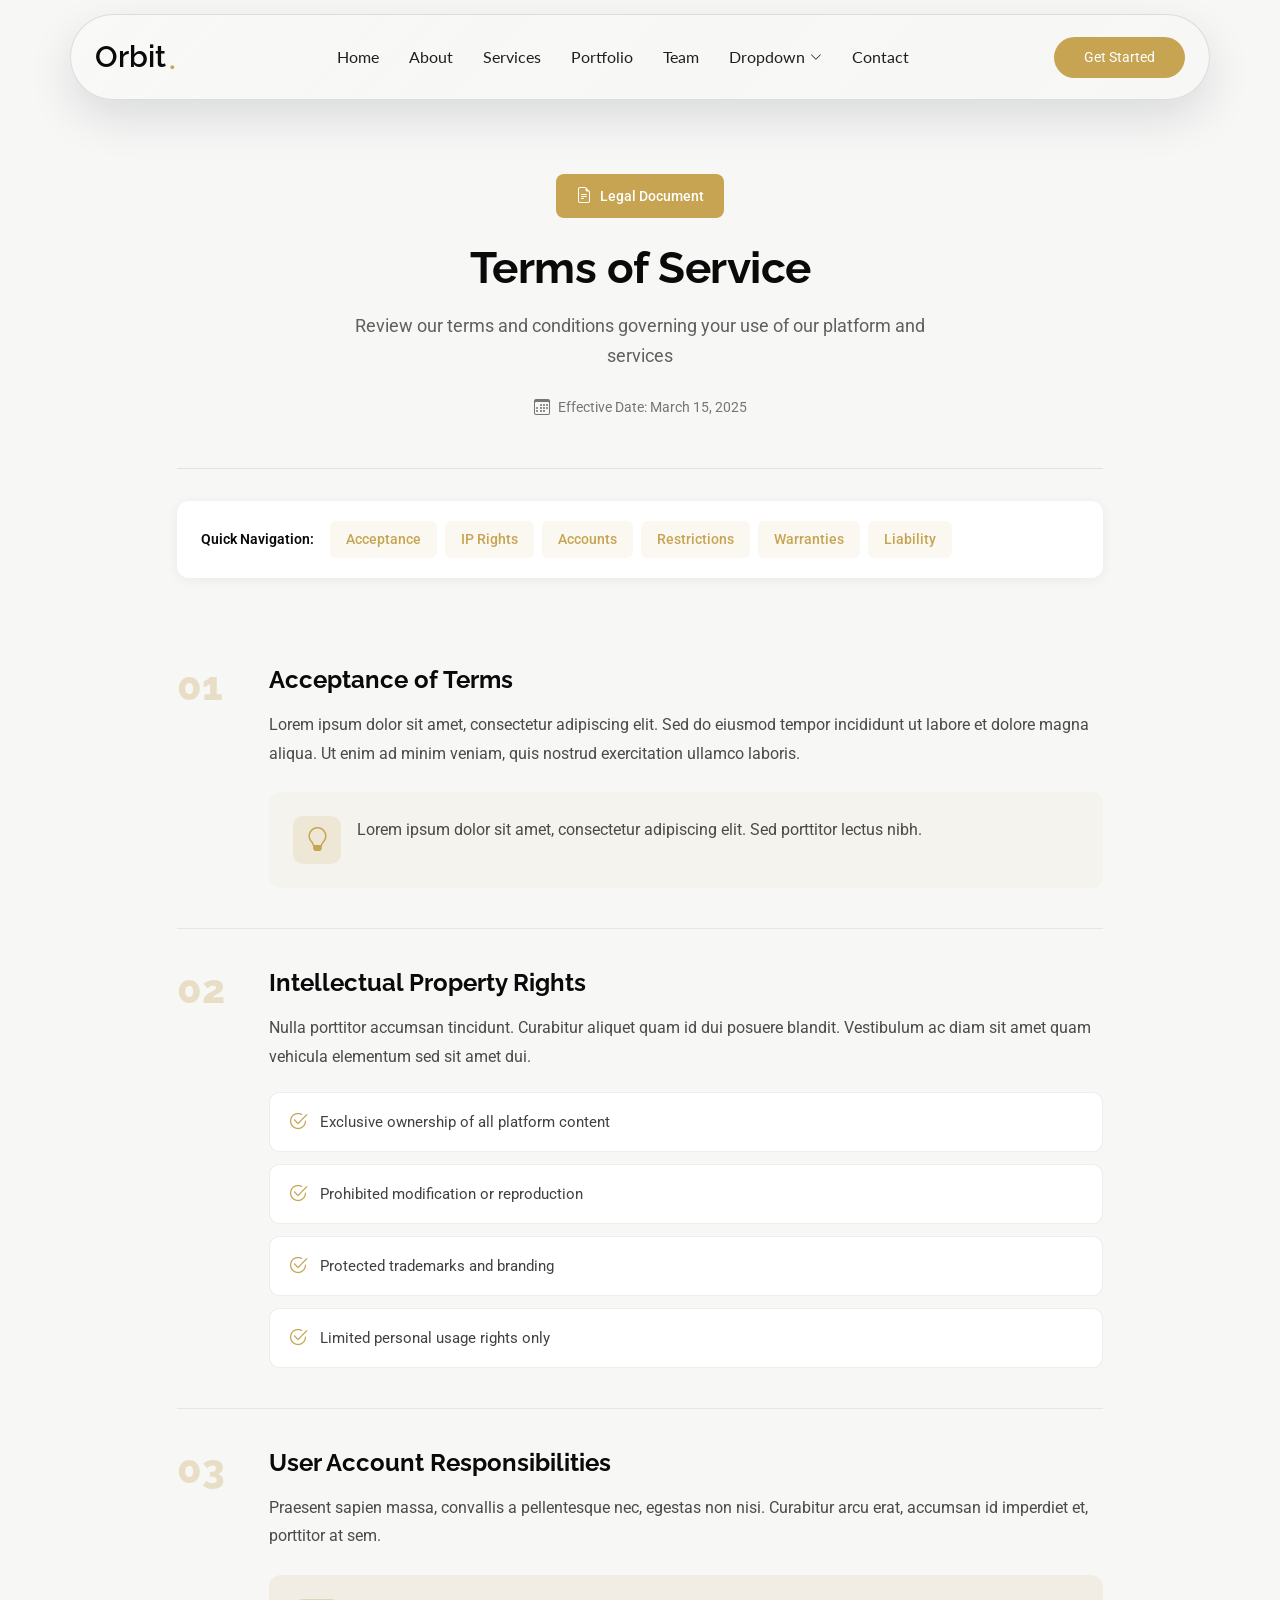
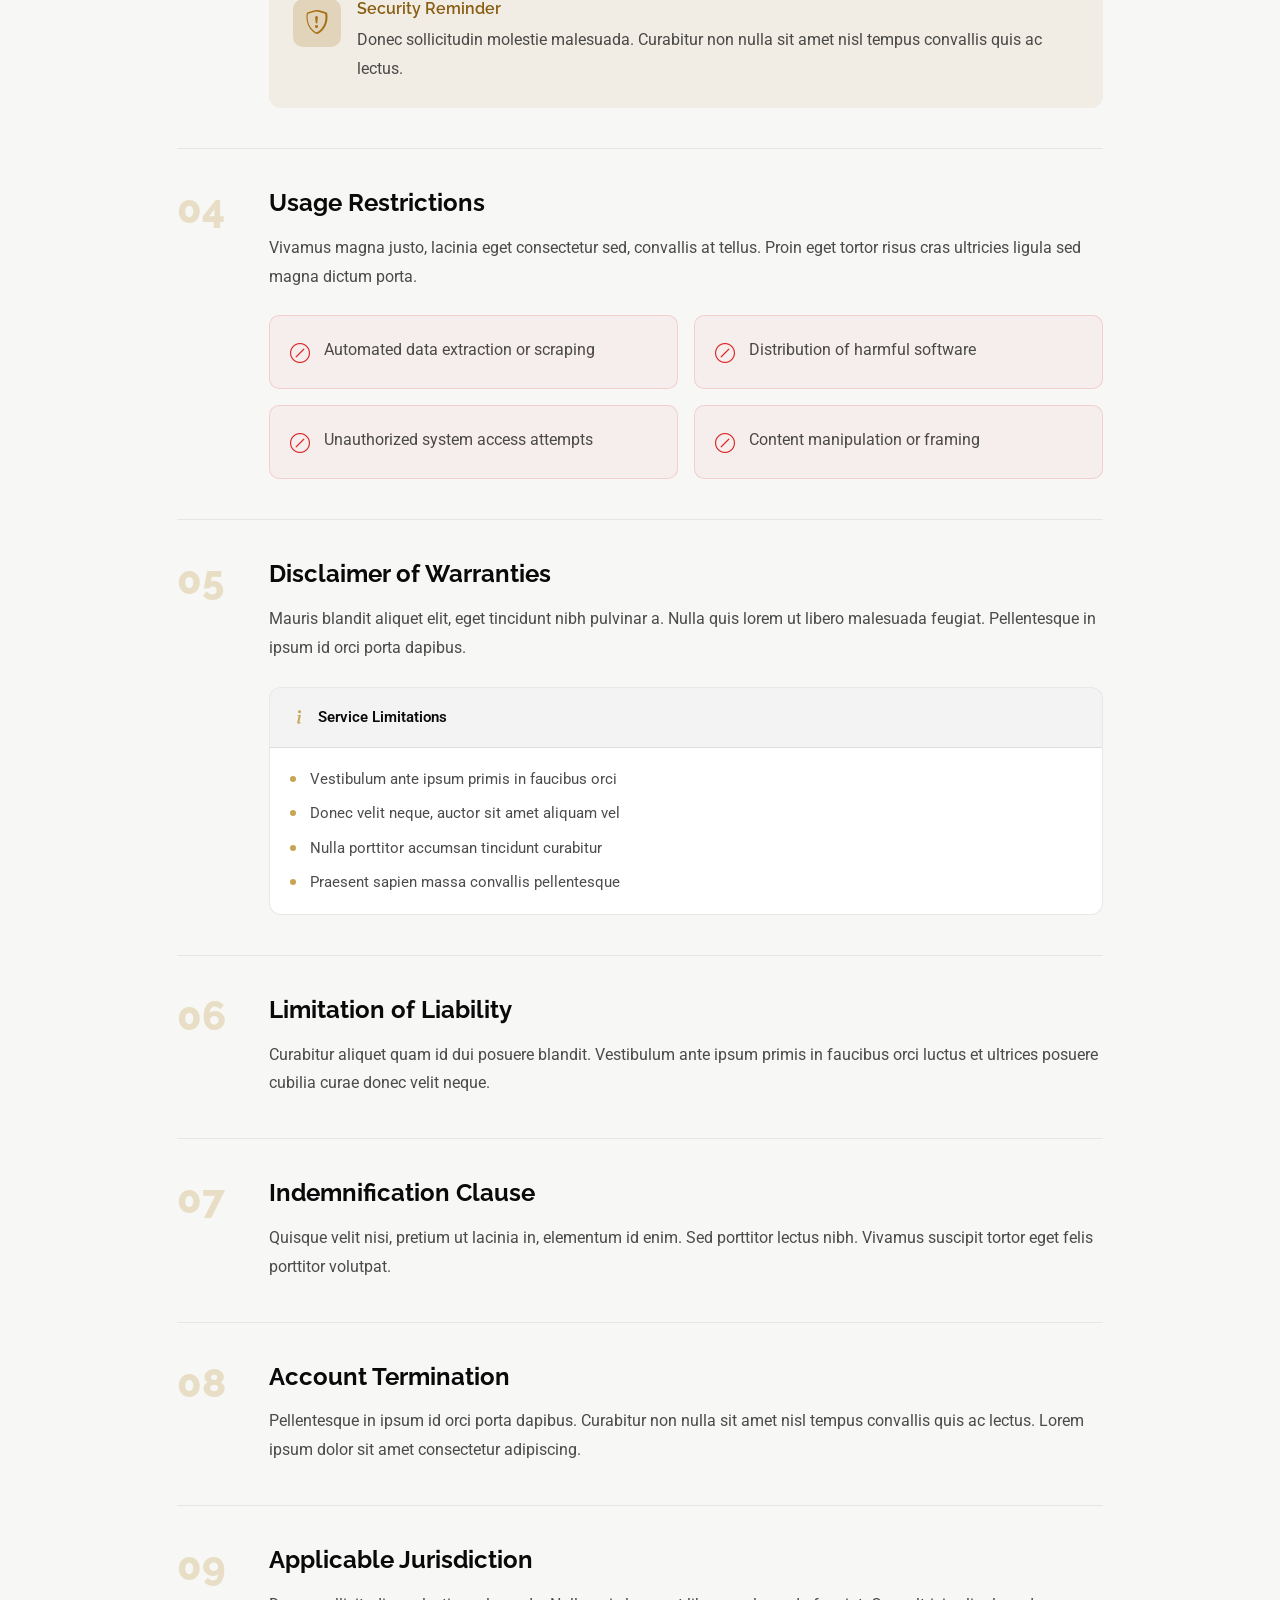
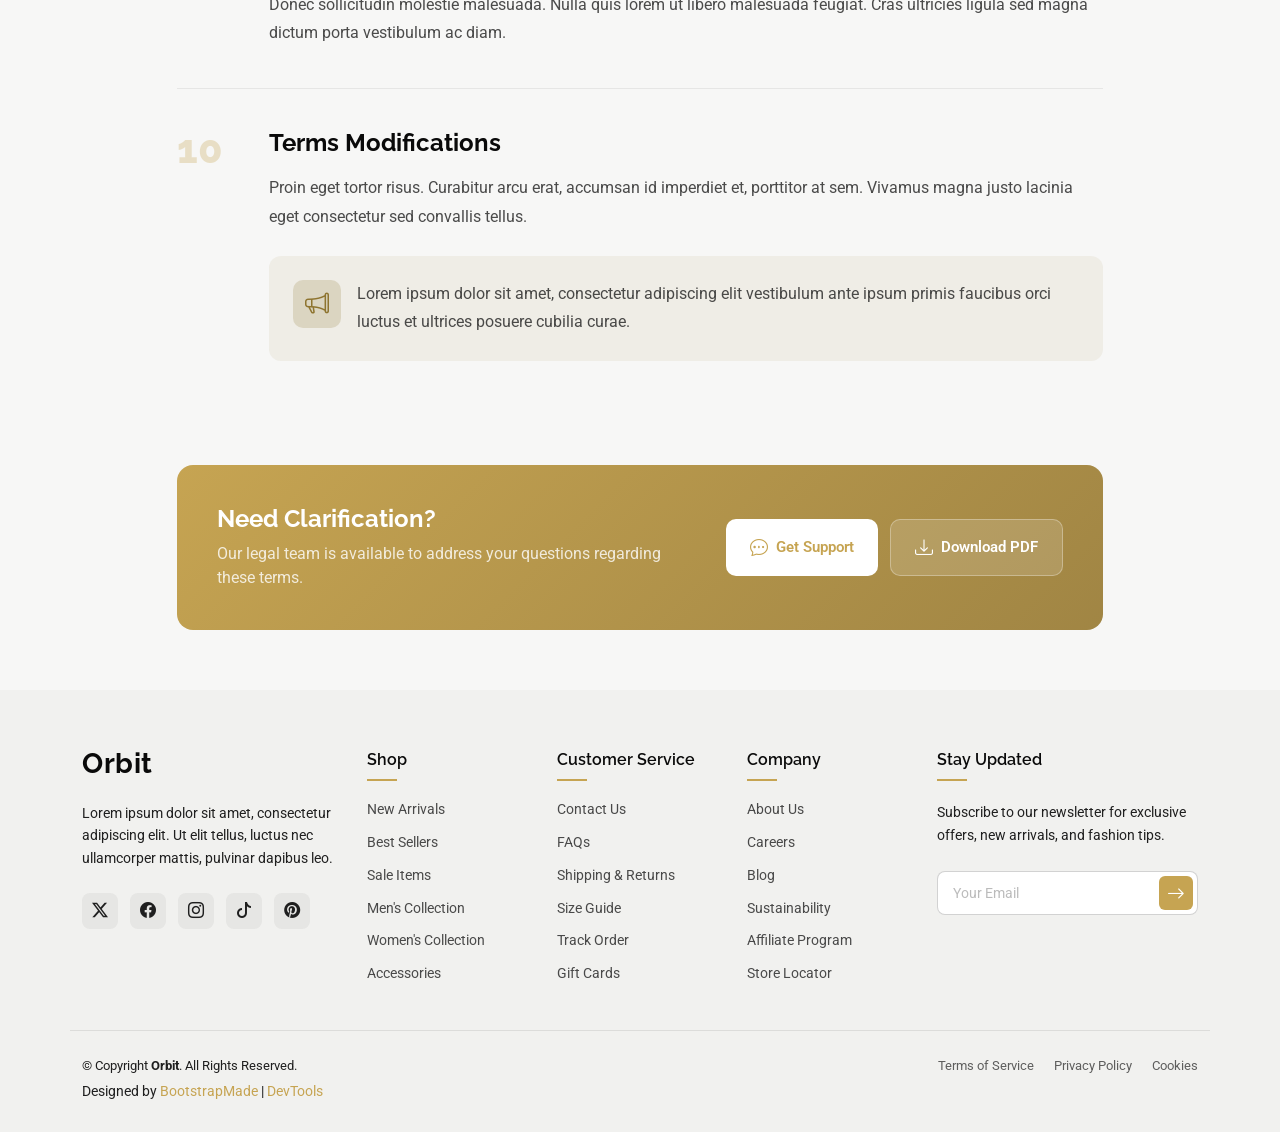
<file: terms.html>
<!DOCTYPE html>
<html lang="en">

<head>
  <meta charset="utf-8">
  <meta content="width=device-width, initial-scale=1.0" name="viewport">
  <title>Terms - Orbit Bootstrap Template</title>
  <meta name="description" content="">
  <meta name="keywords" content="">

  <!-- Favicons -->
  <link href="assets/img/favicon.png" rel="icon">
  <link href="assets/img/apple-touch-icon.png" rel="apple-touch-icon">

  <!-- Fonts -->
  <link href="https://fonts.googleapis.com" rel="preconnect">
  <link href="https://fonts.gstatic.com" rel="preconnect" crossorigin>
  <link href="https://fonts.googleapis.com/css2?family=Roboto:ital,wght@0,100;0,300;0,400;0,500;0,700;0,900;1,100;1,300;1,400;1,500;1,700;1,900&family=Lato:ital,wght@0,100;0,300;0,400;0,700;0,900;1,100;1,300;1,400;1,700;1,900&family=Raleway:ital,wght@0,100;0,200;0,300;0,400;0,500;0,600;0,700;0,800;0,900;1,100;1,200;1,300;1,400;1,500;1,600;1,700;1,800;1,900&display=swap" rel="stylesheet">

  <!-- Vendor CSS Files -->
  <link href="assets/vendor/bootstrap/css/bootstrap.min.css" rel="stylesheet">
  <link href="assets/vendor/bootstrap-icons/bootstrap-icons.css" rel="stylesheet">
  <link href="assets/vendor/aos/aos.css" rel="stylesheet">
  <link href="assets/vendor/glightbox/css/glightbox.min.css" rel="stylesheet">
  <link href="assets/vendor/swiper/swiper-bundle.min.css" rel="stylesheet">

  <!-- Main CSS File -->
  <link href="assets/css/main.css" rel="stylesheet">

  <!-- =======================================================
  * Template Name: Orbit
  * Template URL: https://bootstrapmade.com/orbit-bootstrap-template/
  * Updated: Jan 13 2026 with Bootstrap v5.3.8
  * Author: BootstrapMade.com
  * License: https://bootstrapmade.com/license/
  ======================================================== -->
</head>

<body class="terms-page">

  <header id="header" class="header d-flex align-items-center sticky-top">
    <div class="container position-relative d-flex align-items-center justify-content-between">

      <a href="index.html" class="logo d-flex align-items-center me-auto me-xl-0">
        <!-- Uncomment the line below if you also wish to use an image logo -->
        <!-- <img src="assets/img/logo.webp" alt=""> -->
        <h1 class="sitename">Orbit</h1><span>.</span>
      </a>

      <nav id="navmenu" class="navmenu">
        <ul>
          <li><a href="#hero">Home</a></li>
          <li><a href="#about">About</a></li>
          <li><a href="#services">Services</a></li>
          <li><a href="#portfolio">Portfolio</a></li>
          <li><a href="#team">Team</a></li>
          <li class="dropdown"><a href="#"><span>Dropdown</span> <i class="bi bi-chevron-down toggle-dropdown"></i></a>
            <ul>
              <li><a href="#">Dropdown 1</a></li>
              <li class="dropdown"><a href="#"><span>Deep Dropdown</span> <i class="bi bi-chevron-down toggle-dropdown"></i></a>
                <ul>
                  <li><a href="#">Deep Dropdown 1</a></li>
                  <li><a href="#">Deep Dropdown 2</a></li>
                  <li><a href="#">Deep Dropdown 3</a></li>
                  <li><a href="#">Deep Dropdown 4</a></li>
                  <li><a href="#">Deep Dropdown 5</a></li>
                </ul>
              </li>
              <li><a href="#">Dropdown 2</a></li>
              <li><a href="#">Dropdown 3</a></li>
              <li><a href="#">Dropdown 4</a></li>
            </ul>
          </li>
          <li><a href="#contact">Contact</a></li>
        </ul>
        <i class="mobile-nav-toggle d-xl-none bi bi-list"></i>
      </nav>

      <a class="btn-getstarted" href="index.html#about">Get Started</a>

    </div>
  </header>

  <main class="main">

    <!-- Terms Of Service Section -->
    <section id="terms-of-service" class="terms-of-service section">

      <div class="container" data-aos="fade-up">
        <!-- Page Header -->
        <div class="row justify-content-center">
          <div class="col-lg-10">
            <div class="terms-header" data-aos="fade-up">
              <div class="header-badge">
                <i class="bi bi-file-earmark-text"></i>
                <span>Legal Document</span>
              </div>
              <h2>Terms of Service</h2>
              <p>Review our terms and conditions governing your use of our platform and services</p>
              <div class="update-info">
                <i class="bi bi-calendar3"></i>
                <span>Effective Date: March 15, 2025</span>
              </div>
            </div>
          </div>
        </div>

        <!-- Quick Navigation -->
        <div class="row justify-content-center" data-aos="fade-up" data-aos-delay="100">
          <div class="col-lg-10">
            <div class="quick-nav">
              <span class="nav-label">Quick Navigation:</span>
              <div class="nav-links">
                <a href="#acceptance">Acceptance</a>
                <a href="#ip-rights">IP Rights</a>
                <a href="#accounts">Accounts</a>
                <a href="#restrictions">Restrictions</a>
                <a href="#warranties">Warranties</a>
                <a href="#liability">Liability</a>
              </div>
            </div>
          </div>
        </div>

        <!-- Content Sections -->
        <div class="row justify-content-center">
          <div class="col-lg-10">
            <div class="terms-body" data-aos="fade-up" data-aos-delay="200">

              <!-- Acceptance Section -->
              <article id="acceptance" class="terms-article">
                <div class="article-number">01</div>
                <div class="article-content">
                  <h3>Acceptance of Terms</h3>
                  <p>Lorem ipsum dolor sit amet, consectetur adipiscing elit. Sed do eiusmod tempor incididunt ut labore et dolore magna aliqua. Ut enim ad minim veniam, quis nostrud exercitation ullamco laboris.</p>
                  <div class="highlight-card info">
                    <div class="card-icon">
                      <i class="bi bi-lightbulb"></i>
                    </div>
                    <div class="card-text">
                      <p>Lorem ipsum dolor sit amet, consectetur adipiscing elit. Sed porttitor lectus nibh.</p>
                    </div>
                  </div>
                </div>
              </article>

              <!-- IP Rights Section -->
              <article id="ip-rights" class="terms-article">
                <div class="article-number">02</div>
                <div class="article-content">
                  <h3>Intellectual Property Rights</h3>
                  <p>Nulla porttitor accumsan tincidunt. Curabitur aliquet quam id dui posuere blandit. Vestibulum ac diam sit amet quam vehicula elementum sed sit amet dui.</p>
                  <div class="checklist">
                    <div class="check-item">
                      <i class="bi bi-check2-circle"></i>
                      <span>Exclusive ownership of all platform content</span>
                    </div>
                    <div class="check-item">
                      <i class="bi bi-check2-circle"></i>
                      <span>Prohibited modification or reproduction</span>
                    </div>
                    <div class="check-item">
                      <i class="bi bi-check2-circle"></i>
                      <span>Protected trademarks and branding</span>
                    </div>
                    <div class="check-item">
                      <i class="bi bi-check2-circle"></i>
                      <span>Limited personal usage rights only</span>
                    </div>
                  </div>
                </div>
              </article>

              <!-- Accounts Section -->
              <article id="accounts" class="terms-article">
                <div class="article-number">03</div>
                <div class="article-content">
                  <h3>User Account Responsibilities</h3>
                  <p>Praesent sapien massa, convallis a pellentesque nec, egestas non nisi. Curabitur arcu erat, accumsan id imperdiet et, porttitor at sem.</p>
                  <div class="highlight-card warning">
                    <div class="card-icon">
                      <i class="bi bi-shield-exclamation"></i>
                    </div>
                    <div class="card-text">
                      <h5>Security Reminder</h5>
                      <p>Donec sollicitudin molestie malesuada. Curabitur non nulla sit amet nisl tempus convallis quis ac lectus.</p>
                    </div>
                  </div>
                </div>
              </article>

              <!-- Restrictions Section -->
              <article id="restrictions" class="terms-article">
                <div class="article-number">04</div>
                <div class="article-content">
                  <h3>Usage Restrictions</h3>
                  <p>Vivamus magna justo, lacinia eget consectetur sed, convallis at tellus. Proin eget tortor risus cras ultricies ligula sed magna dictum porta.</p>
                  <div class="restrictions-grid">
                    <div class="restriction-card">
                      <i class="bi bi-slash-circle"></i>
                      <p>Automated data extraction or scraping</p>
                    </div>
                    <div class="restriction-card">
                      <i class="bi bi-slash-circle"></i>
                      <p>Distribution of harmful software</p>
                    </div>
                    <div class="restriction-card">
                      <i class="bi bi-slash-circle"></i>
                      <p>Unauthorized system access attempts</p>
                    </div>
                    <div class="restriction-card">
                      <i class="bi bi-slash-circle"></i>
                      <p>Content manipulation or framing</p>
                    </div>
                  </div>
                </div>
              </article>

              <!-- Warranties Section -->
              <article id="warranties" class="terms-article">
                <div class="article-number">05</div>
                <div class="article-content">
                  <h3>Disclaimer of Warranties</h3>
                  <p>Mauris blandit aliquet elit, eget tincidunt nibh pulvinar a. Nulla quis lorem ut libero malesuada feugiat. Pellentesque in ipsum id orci porta dapibus.</p>
                  <div class="disclaimer-panel">
                    <div class="panel-header">
                      <i class="bi bi-info-lg"></i>
                      <span>Service Limitations</span>
                    </div>
                    <ul class="panel-list">
                      <li>Vestibulum ante ipsum primis in faucibus orci</li>
                      <li>Donec velit neque, auctor sit amet aliquam vel</li>
                      <li>Nulla porttitor accumsan tincidunt curabitur</li>
                      <li>Praesent sapien massa convallis pellentesque</li>
                    </ul>
                  </div>
                </div>
              </article>

              <!-- Liability Section -->
              <article id="liability" class="terms-article">
                <div class="article-number">06</div>
                <div class="article-content">
                  <h3>Limitation of Liability</h3>
                  <p>Curabitur aliquet quam id dui posuere blandit. Vestibulum ante ipsum primis in faucibus orci luctus et ultrices posuere cubilia curae donec velit neque.</p>
                </div>
              </article>

              <!-- Indemnification Section -->
              <article class="terms-article">
                <div class="article-number">07</div>
                <div class="article-content">
                  <h3>Indemnification Clause</h3>
                  <p>Quisque velit nisi, pretium ut lacinia in, elementum id enim. Sed porttitor lectus nibh. Vivamus suscipit tortor eget felis porttitor volutpat.</p>
                </div>
              </article>

              <!-- Termination Section -->
              <article class="terms-article">
                <div class="article-number">08</div>
                <div class="article-content">
                  <h3>Account Termination</h3>
                  <p>Pellentesque in ipsum id orci porta dapibus. Curabitur non nulla sit amet nisl tempus convallis quis ac lectus. Lorem ipsum dolor sit amet consectetur adipiscing.</p>
                </div>
              </article>

              <!-- Governing Law Section -->
              <article class="terms-article">
                <div class="article-number">09</div>
                <div class="article-content">
                  <h3>Applicable Jurisdiction</h3>
                  <p>Donec sollicitudin molestie malesuada. Nulla quis lorem ut libero malesuada feugiat. Cras ultricies ligula sed magna dictum porta vestibulum ac diam.</p>
                </div>
              </article>

              <!-- Modifications Section -->
              <article class="terms-article">
                <div class="article-number">10</div>
                <div class="article-content">
                  <h3>Terms Modifications</h3>
                  <p>Proin eget tortor risus. Curabitur arcu erat, accumsan id imperdiet et, porttitor at sem. Vivamus magna justo lacinia eget consectetur sed convallis tellus.</p>
                  <div class="highlight-card notice">
                    <div class="card-icon">
                      <i class="bi bi-megaphone"></i>
                    </div>
                    <div class="card-text">
                      <p>Lorem ipsum dolor sit amet, consectetur adipiscing elit vestibulum ante ipsum primis faucibus orci luctus et ultrices posuere cubilia curae.</p>
                    </div>
                  </div>
                </div>
              </article>

            </div>
          </div>
        </div>

        <!-- Contact Footer -->
        <div class="row justify-content-center" data-aos="fade-up" data-aos-delay="300">
          <div class="col-lg-10">
            <div class="terms-footer">
              <div class="footer-content">
                <div class="footer-text">
                  <h4>Need Clarification?</h4>
                  <p>Our legal team is available to address your questions regarding these terms.</p>
                </div>
                <div class="footer-actions">
                  <a href="#" class="btn-primary-action">
                    <i class="bi bi-chat-dots"></i>
                    <span>Get Support</span>
                  </a>
                  <a href="#" class="btn-secondary-action">
                    <i class="bi bi-download"></i>
                    <span>Download PDF</span>
                  </a>
                </div>
              </div>
            </div>
          </div>
        </div>
      </div>

    </section><!-- /Terms Of Service Section -->

  </main>

  <footer id="footer" class="footer light-background">

    <div class="container footer-top">
      <div class="row gy-4">
        <div class="col-lg-3 col-md-6 footer-info">
          <a href="index.html" class="logo d-flex align-items-center mb-4">
            <span class="sitename">Orbit</span>
          </a>
          <p>Lorem ipsum dolor sit amet, consectetur adipiscing elit. Ut elit tellus, luctus nec ullamcorper mattis, pulvinar dapibus leo.</p>

          <div class="social-links d-flex mt-4">
            <a href="#" aria-label="Twitter"><i class="bi bi-twitter-x"></i></a>
            <a href="#" aria-label="Facebook"><i class="bi bi-facebook"></i></a>
            <a href="#" aria-label="Instagram"><i class="bi bi-instagram"></i></a>
            <a href="#" aria-label="TikTok"><i class="bi bi-tiktok"></i></a>
            <a href="#" aria-label="Pinterest"><i class="bi bi-pinterest"></i></a>
          </div>
        </div>

        <div class="col-lg-2 col-md-6 footer-links">
          <h4>Shop</h4>
          <ul>
            <li><a href="category.html">New Arrivals</a></li>
            <li><a href="category.html">Best Sellers</a></li>
            <li><a href="category.html">Sale Items</a></li>
            <li><a href="category.html">Men's Collection</a></li>
            <li><a href="category.html">Women's Collection</a></li>
            <li><a href="category.html">Accessories</a></li>
          </ul>
        </div>

        <div class="col-lg-2 col-md-6 footer-links">
          <h4>Customer Service</h4>
          <ul>
            <li><a href="contact.html">Contact Us</a></li>
            <li><a href="faq.html">FAQs</a></li>
            <li><a href="shiping-info.html">Shipping &amp; Returns</a></li>
            <li><a href="#">Size Guide</a></li>
            <li><a href="account.html">Track Order</a></li>
            <li><a href="#">Gift Cards</a></li>
          </ul>
        </div>

        <div class="col-lg-2 col-md-6 footer-links">
          <h4>Company</h4>
          <ul>
            <li><a href="about.html">About Us</a></li>
            <li><a href="about.html">Careers</a></li>
            <li><a href="blog.html">Blog</a></li>
            <li><a href="about.html">Sustainability</a></li>
            <li><a href="about.html">Affiliate Program</a></li>
            <li><a href="about.html">Store Locator</a></li>
          </ul>
        </div>

        <div class="col-lg-3 col-md-6">
          <div class="footer-newsletter">
            <h4>Stay Updated</h4>
            <p>Subscribe to our newsletter for exclusive offers, new arrivals, and fashion tips.</p>
            <form action="forms/newsletter.php" method="post" class="php-email-form">
              <div class="position-relative">
                <input type="email" name="email" placeholder="Your Email" required="">
                <button type="submit" class="btn-subscribe"><i class="bi bi-arrow-right"></i></button>
              </div>
              <div class="loading">Loading</div>
              <div class="error-message"></div>
              <div class="sent-message">Your subscription request has been sent. Thank you!</div>
            </form>
          </div>
        </div>
      </div>
    </div>

    <div class="container footer-bottom">
      <div class="row gy-3">
        <div class="col-md-6 order-2 order-md-1">
          <div class="copyright">
            <p>© <span>Copyright</span> <strong class="sitename">Orbit</strong>. All Rights Reserved.</p>
          </div>
          <div class="credits">
            <!-- All the links in the footer should remain intact. -->
            <!-- You can delete the links only if you've purchased the pro version. -->
            <!-- Licensing information: https://bootstrapmade.com/license/ -->
            <!-- Purchase the pro version with working PHP/AJAX contact form: [buy-url] -->
            Designed by <a href="https://bootstrapmade.com/">BootstrapMade</a> | <a href="https://bootstrapmade.com/tools/">DevTools</a>
          </div>
        </div>
        <div class="col-md-6 order-1 order-md-2">
          <div class="legal-links">
            <a href="tos.html">Terms of Service</a>
            <a href="privacy.html">Privacy Policy</a>
            <a href="privacy.html">Cookies</a>
          </div>
        </div>
      </div>
    </div>

  </footer>

  <!-- Scroll Top -->
  <a href="#" id="scroll-top" class="scroll-top d-flex align-items-center justify-content-center"><i class="bi bi-arrow-up-short"></i></a>

  <!-- Preloader -->
  <div id="preloader"></div>

  <!-- Vendor JS Files -->
  <script src="assets/vendor/bootstrap/js/bootstrap.bundle.min.js"></script>
  <script src="assets/vendor/php-email-form/validate.js"></script>
  <script src="assets/vendor/aos/aos.js"></script>
  <script src="assets/vendor/glightbox/js/glightbox.min.js"></script>
  <script src="assets/vendor/imagesloaded/imagesloaded.pkgd.min.js"></script>
  <script src="assets/vendor/isotope-layout/isotope.pkgd.min.js"></script>
  <script src="assets/vendor/purecounter/purecounter_vanilla.js"></script>
  <script src="assets/vendor/swiper/swiper-bundle.min.js"></script>

  <!-- Main JS File -->
  <script src="assets/js/main.js"></script>

</body>

</html>
</file>
<file: assets/css/main.css>
/**
* Template Name: Orbit
* Template URL: https://bootstrapmade.com/orbit-bootstrap-template/
* Updated: Jan 13 2026 with Bootstrap v5.3.8
* Author: BootstrapMade.com
* License: https://bootstrapmade.com/license/
*/

/*--------------------------------------------------------------
# Font & Color Variables
# Help: https://bootstrapmade.com/color-system/
--------------------------------------------------------------*/
/* Fonts */
:root {
  --default-font: "Roboto",  system-ui, -apple-system, "Segoe UI", Roboto, "Helvetica Neue", Arial, "Noto Sans", "Liberation Sans", sans-serif, "Apple Color Emoji", "Segoe UI Emoji", "Segoe UI Symbol", "Noto Color Emoji";
  --heading-font: "Raleway",  sans-serif;
  --nav-font: "Lato",  sans-serif;
}

/* Global Colors - The following color variables are used throughout the website. Updating them here will change the color scheme of the entire website */
:root { 
  --background-color: #f7f7f6; /* Background color for the entire website, including individual sections */
  --default-color: #1f1f1f; /* Default color used for the majority of the text content across the entire website */
  --heading-color: #0a0a0a; /* Color for headings, subheadings and title throughout the website */
  --accent-color: #c6a452; /* Accent color that represents your brand on the website. It's used for buttons, links, and other elements that need to stand out */
  --accent-secondary: #8e742f; /* Secondary accent color used for gradients and decorative highlights */
  --surface-color: #ffffff; /* The surface color is used as a background of boxed elements within sections, such as cards, icon boxes, or other elements that require a visual separation from the global background. */
  --contrast-color: #ffffff; /* Contrast color for text, ensuring readability against backgrounds of accent, heading, or default colors. */
  --error-color: #9f2f3b; /* Error state color for forms and alerts */
  --success-color: #2f6a43; /* Success state color for forms and confirmations */
  --warning-color: #a77013; /* Warning state color for notices and badges */
  --notice-color: #8e742f; /* Notice/info state color for supporting callouts */
  --danger-color: #dc2626; /* Restriction/critical state color */
  --shadow-color: #111111; /* Shared shadow tone for layered components */
  --overlay-color-dark: rgba(7, 7, 7, 0.8); /* Overlay used behind mobile navigation and modal-like surfaces */
}

/* Nav Menu Colors - The following color variables are used specifically for the navigation menu. They are separate from the global colors to allow for more customization options */
:root {
  --nav-color: #202020;  /* The default color of the main navmenu links */
  --nav-hover-color: #c6a452; /* Applied to main navmenu links when they are hovered over or active */
  --nav-mobile-background-color: #ffffff; /* Used as the background color for mobile navigation menu */
  --nav-dropdown-background-color: #ffffff; /* Used as the background color for dropdown items that appear when hovering over primary navigation items */
  --nav-dropdown-color: #202020; /* Used for navigation links of the dropdown items in the navigation menu. */
  --nav-dropdown-hover-color: #c6a452; /* Similar to --nav-hover-color, this color is applied to dropdown navigation links when they are hovered over. */
}

/* Color Presets - These classes override global colors when applied to any section or element, providing reuse of the sam color scheme. */

.light-background {
  --background-color: #f1f1ef;
  --surface-color: #ffffff;
}

.dark-background {
  --background-color: #0a0a0a;
  --default-color: #ececec;
  --heading-color: #ffffff;
  --accent-color: #c6a452;
  --accent-secondary: #e3cc8f;
  --surface-color: #151515;
  --contrast-color: #ffffff;
  --shadow-color: #000000;
  --overlay-color-dark: rgba(0, 0, 0, 0.86);
}

/* Smooth scroll */
:root {
  scroll-behavior: smooth;
}

/*--------------------------------------------------------------
# General Styling & Shared Classes
--------------------------------------------------------------*/
body {
  color: var(--default-color);
  background-color: var(--background-color);
  font-family: var(--default-font);
}

a {
  color: var(--accent-color);
  text-decoration: none;
  transition: 0.3s;
}

a:hover {
  color: color-mix(in srgb, var(--accent-color), transparent 25%);
  text-decoration: none;
}

h1,
h2,
h3,
h4,
h5,
h6 {
  color: var(--heading-color);
  font-family: var(--heading-font);
}

/* PHP Email Form Messages
------------------------------*/
.php-email-form .error-message {
  display: none;
  background: var(--error-color);
  color: var(--contrast-color);
  text-align: left;
  padding: 15px;
  margin-bottom: 24px;
  font-weight: 600;
}

.php-email-form .sent-message {
  display: none;
  color: var(--contrast-color);
  background: var(--success-color);
  text-align: center;
  padding: 15px;
  margin-bottom: 24px;
  font-weight: 600;
}

.php-email-form .loading {
  display: none;
  background: var(--surface-color);
  text-align: center;
  padding: 15px;
  margin-bottom: 24px;
}

.php-email-form .loading:before {
  content: "";
  display: inline-block;
  border-radius: 50%;
  width: 24px;
  height: 24px;
  margin: 0 10px -6px 0;
  border: 3px solid var(--accent-color);
  border-top-color: var(--surface-color);
  animation: php-email-form-loading 1s linear infinite;
}

@keyframes php-email-form-loading {
  0% {
    transform: rotate(0deg);
  }

  100% {
    transform: rotate(360deg);
  }
}

/*--------------------------------------------------------------
# Global Header
--------------------------------------------------------------*/
.header {
  --surface-color: #1b2430;
  color: var(--default-color);
  background: transparent;
  padding: 14px 0;
  transition: all 0.5s;
  z-index: 997;
}

.header .container {
  background: color-mix(in srgb, var(--background-color), transparent 18%);
  border: 1px solid color-mix(in srgb, var(--default-color), transparent 88%);
  border-radius: 999px;
  padding: 12px 24px;
  box-shadow: 0 18px 45px rgba(15, 23, 42, 0.12);
  backdrop-filter: blur(18px);
  -webkit-backdrop-filter: blur(18px);
}

.header .container::before {
  content: '';
  position: absolute;
  inset: 0;
  border-radius: inherit;
  background: linear-gradient(
    135deg,
    rgba(255, 255, 255, 0.24) 0%,
    rgba(255, 255, 255, 0.08) 35%,
    rgba(255, 255, 255, 0.02) 100%
  );
  pointer-events: none;
}

.header .container > * {
  position: relative;
  z-index: 1;
}

.header .logo {
  line-height: 1;
}

.header .logo img {
  max-height: 36px;
  margin-right: 8px;
}

.header .logo h1 {
  font-size: 30px;
  margin: 0;
  font-weight: 600;
  color: var(--heading-color);
}

.header .logo span {
  font-size: 34px;
  padding-left: 2px;
  color: var(--accent-color);
}

.header .btn-getstarted,
.header .btn-getstarted:focus {
  color: var(--contrast-color);
  background: var(--accent-color);
  font-size: 14px;
  padding: 10px 30px;
  margin: 0;
  border-radius: 50px;
  transition: 0.3s;
}

.header .btn-getstarted:hover,
.header .btn-getstarted:focus:hover {
  color: var(--contrast-color);
  background: color-mix(in srgb, var(--accent-color), transparent 15%);
}

@media (max-width: 1200px) {
  .header {
    padding: 10px 0;
  }

  .header .container {
    width: calc(100% - 20px);
    border-radius: 28px;
    padding: 10px 14px;
    gap: 10px;
  }

  .header .logo {
    order: 1;
    min-width: 0;
  }

  .header .logo h1 {
    font-size: 24px;
  }

  .header .btn-getstarted {
    order: 2;
    margin: 0 15px 0 0;
    padding: 6px 16px;
    font-size: 13px;
  }

  .header .navmenu {
    order: 3;
    margin-left: auto;
    display: flex;
    align-items: center;
  }
}

@media (max-width: 991px) {
  .header .btn-getstarted {
    display: none;
  }

  .header .logo h1 {
    font-size: 22px;
  }
}

/*--------------------------------------------------------------
# Navigation Menu
--------------------------------------------------------------*/
/* Navmenu - Desktop */
@media (min-width: 1200px) {
  .navmenu {
    padding: 0;
  }

  .navmenu ul {
    margin: 0;
    padding: 0;
    display: flex;
    list-style: none;
    align-items: center;
  }

  .navmenu li {
    position: relative;
  }

  .navmenu a,
  .navmenu a:focus {
    color: var(--nav-color);
    padding: 18px 15px;
    font-size: 16px;
    font-family: var(--nav-font);
    font-weight: 400;
    display: flex;
    align-items: center;
    justify-content: space-between;
    white-space: nowrap;
    transition: 0.3s;
  }

  .navmenu a i,
  .navmenu a:focus i {
    font-size: 12px;
    line-height: 0;
    margin-left: 5px;
    transition: 0.3s;
  }

  .navmenu li:last-child a {
    padding-right: 0;
  }

  .navmenu li:hover>a,
  .navmenu .active,
  .navmenu .active:focus {
    color: var(--nav-hover-color);
  }

  .navmenu .dropdown ul {
    margin: 0;
    padding: 10px 0;
    background: var(--nav-dropdown-background-color);
    display: block;
    position: absolute;
    visibility: hidden;
    left: 14px;
    top: 130%;
    opacity: 0;
    transition: 0.3s;
    border-radius: 4px;
    z-index: 99;
    box-shadow: 0px 0px 30px color-mix(in srgb, var(--shadow-color), transparent 88%);
  }

  .navmenu .dropdown ul li {
    min-width: 200px;
  }

  .navmenu .dropdown ul a {
    padding: 10px 20px;
    font-size: 15px;
    text-transform: none;
    color: var(--nav-dropdown-color);
  }

  .navmenu .dropdown ul a i {
    font-size: 12px;
  }

  .navmenu .dropdown ul a:hover,
  .navmenu .dropdown ul .active:hover,
  .navmenu .dropdown ul li:hover>a {
    color: var(--nav-dropdown-hover-color);
  }

  .navmenu .dropdown:hover>ul {
    opacity: 1;
    top: 100%;
    visibility: visible;
  }

  .navmenu .dropdown .dropdown ul {
    top: 0;
    left: -90%;
    visibility: hidden;
  }

  .navmenu .dropdown .dropdown:hover>ul {
    opacity: 1;
    top: 0;
    left: -100%;
    visibility: visible;
  }
}

/* Navmenu - Mobile */
@media (max-width: 1199px) {
  .mobile-nav-toggle {
    color: var(--nav-color);
    display: flex !important;
    align-items: center;
    justify-content: center;
    width: 42px;
    height: 42px;
    font-size: 26px;
    line-height: 1;
    margin-right: 0;
    border-radius: 50%;
    border: 1px solid color-mix(in srgb, var(--default-color), transparent 86%);
    background: color-mix(in srgb, var(--background-color), transparent 8%);
    cursor: pointer;
    transition: color 0.3s, background-color 0.3s, border-color 0.3s;
  }

  .mobile-nav-toggle:hover {
    border-color: color-mix(in srgb, var(--accent-color), transparent 45%);
  }

  .navmenu {
    padding: 0;
    z-index: 9997;
    position: relative;
  }

  .navmenu ul {
    display: block;
    list-style: none;
    position: absolute;
    top: calc(100% + 10px);
    right: 0;
    left: auto;
    min-width: 240px;
    max-height: min(70vh, 420px);
    padding: 10px 0;
    margin: 0;
    border-radius: 14px;
    background-color: var(--nav-mobile-background-color);
    overflow-y: auto;
    transition: opacity 0.25s ease, transform 0.25s ease, visibility 0.25s ease;
    opacity: 0;
    visibility: hidden;
    transform: translateY(-8px);
    pointer-events: none;
    z-index: 9998;
    box-shadow: 0px 0px 30px color-mix(in srgb, var(--shadow-color), transparent 88%);
  }

  .navmenu a,
  .navmenu a:focus {
    color: var(--nav-dropdown-color);
    padding: 10px 20px;
    font-family: var(--nav-font);
    font-size: 15px;
    font-weight: 500;
    display: flex;
    align-items: center;
    justify-content: space-between;
    white-space: nowrap;
    transition: 0.3s;
  }

  .navmenu a i,
  .navmenu a:focus i {
    font-size: 12px;
    line-height: 0;
    margin-left: 5px;
    width: 30px;
    height: 30px;
    display: flex;
    align-items: center;
    justify-content: center;
    border-radius: 50%;
    transition: 0.3s;
    background-color: color-mix(in srgb, var(--accent-color), transparent 90%);
  }

  .navmenu a i:hover,
  .navmenu a:focus i:hover {
    background-color: var(--accent-color);
    color: var(--contrast-color);
  }

  .navmenu a:hover,
  .navmenu .active,
  .navmenu .active:focus {
    color: var(--nav-dropdown-hover-color);
  }

  .navmenu .active i,
  .navmenu .active:focus i {
    background-color: var(--accent-color);
    color: var(--contrast-color);
    transform: rotate(180deg);
  }

  .navmenu .dropdown ul {
    position: static;
    display: none;
    z-index: 99;
    padding: 10px 0;
    margin: 10px 20px;
    background-color: var(--nav-dropdown-background-color);
    border: 1px solid color-mix(in srgb, var(--default-color), transparent 90%);
    box-shadow: none;
    transition: all 0.5s ease-in-out;
  }

  .navmenu .dropdown ul ul {
    background-color: color-mix(in srgb, var(--heading-color), transparent 90%);
  }

  .navmenu .dropdown>.dropdown-active {
    display: block;
    background-color: color-mix(in srgb, var(--heading-color), transparent 97%);
  }

  .mobile-nav-active {
    overflow: visible;
  }

  .mobile-nav-active .mobile-nav-toggle {
    color: var(--nav-color);
    position: relative;
    font-size: 26px;
    top: auto;
    right: auto;
    margin-right: 0;
    z-index: 9999;
    background: color-mix(in srgb, var(--background-color), transparent 8%);
    border-color: color-mix(in srgb, var(--accent-color), transparent 45%);
  }

  .mobile-nav-active .navmenu {
    position: relative;
    overflow: visible;
    inset: auto;
    background: transparent;
    transition: 0.3s;
  }

  .mobile-nav-active .navmenu>ul {
    opacity: 1;
    visibility: visible;
    transform: translateY(0);
    pointer-events: auto;
  }
}

@media (max-width: 576px) {
  .header .container {
    width: calc(100% - 16px);
    padding: 8px 12px;
    border-radius: 22px;
  }

  .header .logo img {
    max-height: 30px;
    margin-right: 6px;
  }

  .header .logo h1 {
    font-size: 19px;
  }

  .navmenu ul {
    right: 0;
    min-width: 220px;
    max-width: min(86vw, 280px);
  }

  .navmenu a,
  .navmenu a:focus {
    font-size: 14px;
    padding: 9px 16px;
  }
}

/*--------------------------------------------------------------
# Global Footer
--------------------------------------------------------------*/
.footer {
  color: var(--default-color);
  background-color: var(--background-color);
  font-size: 14px;
  padding: 60px 0 30px;
  position: relative;
}

.footer .footer-top {
  padding-bottom: 40px;
  border-bottom: 1px solid color-mix(in srgb, var(--default-color), transparent 90%);
}

.footer .footer-info .logo {
  line-height: 1;
}

.footer .footer-info .logo span {
  color: var(--heading-color);
  font-size: 28px;
  font-weight: 700;
  letter-spacing: 0.5px;
  font-family: var(--heading-font);
}

.footer .footer-info p {
  margin-bottom: 0;
  font-size: 14px;
  line-height: 1.6;
}

.footer .social-links {
  display: flex;
  gap: 12px;
}

.footer .social-links a {
  display: flex;
  align-items: center;
  justify-content: center;
  width: 36px;
  height: 36px;
  border-radius: 8px;
  background-color: color-mix(in srgb, var(--default-color), transparent 95%);
  font-size: 16px;
  color: var(--default-color);
  transition: all 0.3s ease;
}

.footer .social-links a:hover {
  color: var(--contrast-color);
  background-color: var(--accent-color);
  transform: translateY(-3px);
}

.footer h4 {
  font-size: 16px;
  font-weight: 600;
  position: relative;
  padding-bottom: 12px;
  margin-bottom: 20px;
}

.footer h4:after {
  content: "";
  position: absolute;
  display: block;
  width: 30px;
  height: 2px;
  background-color: var(--accent-color);
  bottom: 0;
  left: 0;
}

.footer h5 {
  font-size: 14px;
  font-weight: 600;
  margin-bottom: 15px;
}

.footer .footer-links ul {
  list-style: none;
  padding: 0;
  margin: 0;
}

.footer .footer-links ul li {
  padding: 8px 0;
  display: flex;
  align-items: center;
}

.footer .footer-links ul li:first-child {
  padding-top: 0;
}

.footer .footer-links ul a {
  color: color-mix(in srgb, var(--default-color), transparent 20%);
  display: inline-block;
  line-height: 1.2;
  transition: all 0.3s ease;
  position: relative;
}

.footer .footer-links ul a:hover {
  color: var(--accent-color);
  transform: translateX(5px);
}

.footer .footer-newsletter p {
  margin-bottom: 20px;
  line-height: 1.6;
}

.footer .footer-newsletter form {
  margin-top: 25px;
}

.footer .footer-newsletter form .position-relative {
  display: flex;
  margin-bottom: 15px;
}

.footer .footer-newsletter form input[type=email] {
  height: 44px;
  border-radius: 8px;
  padding: 10px 15px;
  width: 100%;
  color: var(--default-color);
  background-color: var(--surface-color);
  border: 1px solid color-mix(in srgb, var(--default-color), transparent 80%);
  font-size: 14px;
}

.footer .footer-newsletter form input[type=email]:focus {
  outline: none;
  border-color: var(--accent-color);
}

.footer .footer-newsletter form input[type=email]::placeholder {
  color: color-mix(in srgb, var(--default-color), transparent 70%);
}

.footer .footer-newsletter form .btn-subscribe {
  position: absolute;
  right: 5px;
  top: 5px;
  bottom: 5px;
  border: 0;
  background-color: var(--accent-color);
  color: var(--contrast-color);
  transition: 0.3s;
  border-radius: 6px;
  display: flex;
  align-items: center;
  justify-content: center;
  width: 34px;
}

.footer .footer-newsletter form .btn-subscribe:hover {
  background-color: color-mix(in srgb, var(--accent-color), transparent 20%);
}

.footer .footer-newsletter form .btn-subscribe i {
  font-size: 18px;
}

.footer .footer-bottom {
  padding-top: 25px;
}

.footer .footer-bottom .copyright p {
  margin-bottom: 0;
  font-size: 13px;
}

.footer .footer-bottom .credits {
  padding-top: 5px;
}

.footer .footer-bottom .legal-links {
  display: flex;
  flex-wrap: wrap;
  gap: 20px;
  justify-content: flex-end;
}

@media (max-width: 767.98px) {
  .footer .footer-bottom .legal-links {
    justify-content: center;
    margin-bottom: 15px;
  }
}

.footer .footer-bottom .legal-links a {
  color: color-mix(in srgb, var(--default-color), transparent 30%);
  font-size: 13px;
  transition: color 0.3s ease;
}

.footer .footer-bottom .legal-links a:hover {
  color: var(--accent-color);
}

@media (max-width: 991.98px) {

  .footer .footer-links,
  .footer .footer-info {
    margin-bottom: 30px;
  }
}

@media (max-width: 767.98px) {
  .footer .trust-badges {
    text-align: left !important;
    margin-top: 20px;
  }

  .footer .copyright,
  .footer .credits {
    text-align: center;
  }
}

/*--------------------------------------------------------------
# Preloader
--------------------------------------------------------------*/
#preloader {
  position: fixed;
  inset: 0;
  z-index: 999999;
  overflow: hidden;
  background: var(--background-color);
  transition: all 0.6s ease-out;
}

#preloader:before {
  content: "";
  position: fixed;
  top: calc(50% - 30px);
  left: calc(50% - 30px);
  border: 6px solid #ffffff;
  border-color: var(--accent-color) transparent var(--accent-color) transparent;
  border-radius: 50%;
  width: 60px;
  height: 60px;
  animation: animate-preloader 1.5s linear infinite;
}

@keyframes animate-preloader {
  0% {
    transform: rotate(0deg);
  }

  100% {
    transform: rotate(360deg);
  }
}

/*--------------------------------------------------------------
# Scroll Top Button
--------------------------------------------------------------*/
.scroll-top {
  position: fixed;
  visibility: hidden;
  opacity: 0;
  right: 15px;
  bottom: 15px;
  z-index: 99999;
  background-color: var(--accent-color);
  width: 40px;
  height: 40px;
  border-radius: 4px;
  transition: all 0.4s;
}

.scroll-top i {
  font-size: 24px;
  color: var(--contrast-color);
  line-height: 0;
}

.scroll-top:hover {
  background-color: color-mix(in srgb, var(--accent-color), transparent 20%);
  color: var(--contrast-color);
}

.scroll-top.active {
  visibility: visible;
  opacity: 1;
}

/*--------------------------------------------------------------
# Disable aos animation delay on mobile devices
--------------------------------------------------------------*/
@media screen and (max-width: 768px) {
  [data-aos-delay] {
    transition-delay: 0 !important;
  }
}

/*--------------------------------------------------------------
# Global Page Titles & Breadcrumbs
--------------------------------------------------------------*/
.page-title {
  text-align: center;
  padding: 20px 0;
}

.page-title .breadcrumbs {
  margin-bottom: 1.5rem;
}

.page-title .breadcrumbs .breadcrumb {
  justify-content: center;
  margin: 0;
  padding: 0;
  background: none;
}

.page-title .breadcrumbs .breadcrumb .breadcrumb-item {
  font-size: 0.9rem;
  color: color-mix(in srgb, var(--default-color), transparent 30%);
}

.page-title .breadcrumbs .breadcrumb .breadcrumb-item.active {
  color: var(--accent-color);
}

.page-title .breadcrumbs .breadcrumb .breadcrumb-item a {
  color: inherit;
  text-decoration: none;
  transition: color 0.3s ease;
}

.page-title .breadcrumbs .breadcrumb .breadcrumb-item a:hover {
  color: var(--accent-color);
}

.page-title .breadcrumbs .breadcrumb .breadcrumb-item a i {
  font-size: 0.9rem;
  margin-right: 0.2rem;
}

.page-title .breadcrumbs .breadcrumb .breadcrumb-item+.breadcrumb-item::before {
  color: color-mix(in srgb, var(--default-color), transparent 50%);
}

.page-title .title-wrapper {
  max-width: 800px;
  margin: 0 auto;
  padding: 1rem 0;
}

.page-title .title-wrapper h1 {
  font-size: 2.5rem;
  margin-bottom: 1rem;
  font-weight: 700;
  color: var(--heading-color);
}

.page-title .title-wrapper p {
  font-size: 1.1rem;
  color: color-mix(in srgb, var(--default-color), transparent 20%);
  margin: 0;
  line-height: 1.6;
}

@media (max-width: 768px) {
  .page-title .title-wrapper h1 {
    font-size: 2rem;
  }

  .page-title .title-wrapper p {
    font-size: 1rem;
  }
}

@media (max-width: 576px) {
  .page-title .title-wrapper h1 {
    font-size: 1.75rem;
  }
}

/*--------------------------------------------------------------
# Global Sections
--------------------------------------------------------------*/
section,
.section {
  color: var(--default-color);
  background-color: var(--background-color);
  padding: 60px 0;
  scroll-margin-top: 90px;
  overflow: clip;
}

@media (max-width: 1199px) {

  section,
  .section {
    scroll-margin-top: 66px;
  }
}

/*--------------------------------------------------------------
# Global Section Titles
--------------------------------------------------------------*/
.section-title {
  text-align: center;
  padding-bottom: 60px;
  position: relative;
}

.section-title h2 {
  font-size: 32px;
  font-weight: 700;
  margin-bottom: 20px;
  padding-bottom: 20px;
  position: relative;
}

.section-title h2:after {
  content: "";
  position: absolute;
  display: block;
  width: 50px;
  height: 3px;
  background: var(--accent-color);
  left: 0;
  right: 0;
  bottom: 0;
  margin: auto;
}

.section-title p {
  margin-bottom: 0;
}

/*--------------------------------------------------------------
# Hero Section
--------------------------------------------------------------*/
.hero {
  padding: 120px 0 80px;
  min-height: 100svh;
  display: flex;
  align-items: center;
  position: relative;
  overflow: hidden;
  background: var(--background-color);
}

@supports not (height: 100svh) {
  .hero {
    min-height: 100vh;
  }
}

.hero::before {
  content: none;
}

.hero::after {
  content: none;
}

.hero .hero-content {
  position: relative;
  z-index: 2;
  text-align: center;
  max-width: 1080px;
  margin: 0 auto;
}

.hero .hero-content .hero-tag {
  display: inline-flex;
  align-items: center;
  gap: 10px;
  margin-bottom: 24px;
}

.hero .hero-content .hero-tag .tag-dot {
  width: 10px;
  height: 10px;
  background: var(--accent-color);
  border-radius: 50%;
  animation: pulse 2s infinite;
}

.hero .hero-content .hero-tag .tag-text {
  font-size: 0.875rem;
  font-weight: 600;
  text-transform: uppercase;
  letter-spacing: 1.5px;
  color: var(--accent-color);
}

.hero .hero-content .hero-headline {
  font-size: 3.5rem;
  font-weight: 700;
  line-height: 1.15;
  min-height: 1.15em;
  margin-bottom: 24px;
  color: var(--heading-color);
  opacity: 1;
  transition: opacity 0.7s ease;
}

@media (min-width: 992px) {
  .hero .hero-content .hero-headline {
    white-space: nowrap;
  }
}

.hero .hero-content .hero-headline.is-fading {
  opacity: 0.05;
}

@media (max-width: 1200px) {
  .hero .hero-content .hero-headline {
    font-size: 3rem;
  }
}

@media (max-width: 992px) {
  .hero .hero-content .hero-headline {
    font-size: 2.5rem;
  }
}

@media (max-width: 576px) {
  .hero .hero-content .hero-headline {
    font-size: 2rem;
  }
}

.hero .hero-content .hero-text {
  font-size: 1.125rem;
  line-height: 1.7;
  color: color-mix(in srgb, var(--default-color), transparent 25%);
  margin-bottom: 40px;
  max-width: 680px;
  margin-left: auto;
  margin-right: auto;
}

@media (max-width: 768px) {
  .hero .hero-content .hero-text {
    font-size: 1rem;
    margin-bottom: 32px;
  }
}

.hero .hero-content .hero-cta {
  display: flex;
  align-items: center;
  justify-content: center;
  gap: 32px;
  flex-wrap: wrap;
}

@media (max-width: 576px) {
  .hero .hero-content .hero-cta {
    gap: 24px;
  }
}

.hero .hero-content .hero-cta .cta-button {
  display: inline-flex;
  align-items: center;
  gap: 12px;
  background: var(--accent-color);
  color: var(--contrast-color);
  padding: 16px 32px;
  border-radius: 50px;
  font-weight: 600;
  font-size: 0.9375rem;
  text-decoration: none;
  transition: all 0.3s ease;
}

.hero .hero-content .hero-cta .cta-button i {
  transition: transform 0.3s ease;
}

.hero .hero-content .hero-cta .cta-button:hover {
  background: color-mix(in srgb, var(--accent-color), black 12%);
  transform: translateY(-2px);
  box-shadow: 0 16px 40px color-mix(in srgb, var(--accent-color), transparent 55%);
}

.hero .hero-content .hero-cta .cta-button:hover i {
  transform: translateX(4px);
}

.hero .hero-content .hero-cta .cta-link {
  display: inline-flex;
  align-items: center;
  gap: 10px;
  color: var(--heading-color);
  font-weight: 500;
  text-decoration: none;
  transition: all 0.3s ease;
}

.hero .hero-content .hero-cta .cta-link i {
  font-size: 1.5rem;
  color: var(--accent-color);
  transition: transform 0.3s ease;
}

.hero .hero-content .hero-cta .cta-link:hover {
  color: var(--accent-color);
}

.hero .hero-content .hero-cta .cta-link:hover i {
  transform: scale(1.1);
}

.hero .hero-content>*:not(.hero-waveform) {
  position: relative;
  z-index: 3;
}

.hero .hero-waveform {
  position: relative;
  z-index: 1;
  width: 100vw;
  max-width: 100vw;
  height: 180px;
  margin: 0 calc(50% - 50vw) 40px;
  background: var(--background-color);
  overflow: hidden;
  pointer-events: none;
  -webkit-mask-image: none;
  mask-image: none;
}

.hero .hero-waveform-canvas {
  position: absolute;
  top: 50%;
  left: 50%;
  width: 100vw;
  height: 100%;
  transform: translate(-50%, -50%);
  display: block;
  opacity: 0.72;
  filter: blur(0.2px);
}

.hero .hero-waveform::after {
  content: none;
}

@media (max-width: 768px) {
  .hero .hero-waveform {
    height: 140px;
    margin-bottom: 34px;
  }

  .hero .hero-waveform-canvas {
    opacity: 0.64;
  }
}

.hero .stats-grid {
  display: grid;
  grid-template-columns: repeat(2, minmax(0, 1fr));
  gap: 20px;
  position: relative;
  z-index: 2;
  margin-bottom: 40px;
  max-width: 600px;
  margin-left: auto;
  margin-right: auto;
}

@media (max-width: 1199px) {
  .hero .stats-grid {
    grid-template-columns: repeat(2, minmax(0, 1fr));
    gap: 20px;
  }
}

@media (max-width: 576px) {
  .hero .stats-grid {
    grid-template-columns: 1fr;
    gap: 16px;
  }
}

.hero .stats-grid .stat-card {
  background: var(--surface-color);
  padding: 24px 28px;
  border-radius: 16px;
  display: flex;
  align-items: center;
  justify-content: center;
  gap: 16px;
  border: 1px solid color-mix(in srgb, var(--default-color), transparent 92%);
  transition: all 0.3s ease;
  min-height: 110px;
}

.hero .stats-grid .stat-card:hover {
  transform: translateY(-4px);
  box-shadow: 0 20px 50px color-mix(in srgb, var(--default-color), transparent 88%);
  border-color: color-mix(in srgb, var(--accent-color), transparent 70%);
}

.hero .stats-grid .stat-card.stat-card-primary {
  background: var(--accent-color);
  border-color: var(--accent-color);
}

.hero .stats-grid .stat-card.stat-card-primary .stat-icon-wrap {
  background: color-mix(in srgb, var(--contrast-color), transparent 80%);
}

.hero .stats-grid .stat-card.stat-card-primary .stat-icon-wrap i {
  color: var(--contrast-color);
}

.hero .stats-grid .stat-card.stat-card-primary .stat-info .stat-value,
.hero .stats-grid .stat-card.stat-card-primary .stat-info .stat-title {
  color: var(--contrast-color);
}

.hero .stats-grid .stat-card.stat-card-primary:hover {
  background: color-mix(in srgb, var(--accent-color), black 10%);
  box-shadow: 0 20px 50px color-mix(in srgb, var(--accent-color), transparent 50%);
}

.hero .stats-grid .stat-card.stat-card-accent {
  background: color-mix(in srgb, var(--accent-color), transparent 92%);
  border-color: color-mix(in srgb, var(--accent-color), transparent 80%);
}

.hero .stats-grid .stat-card.stat-card-accent:hover {
  background: color-mix(in srgb, var(--accent-color), transparent 88%);
}

.hero .stats-grid .stat-card .stat-icon-wrap {
  width: 56px;
  height: 56px;
  min-width: 56px;
  background: color-mix(in srgb, var(--accent-color), transparent 88%);
  border-radius: 12px;
  display: flex;
  align-items: center;
  justify-content: center;
}

.hero .stats-grid .stat-card .stat-icon-wrap i {
  font-size: 1.5rem;
  color: var(--accent-color);
}

.hero .stats-grid .stat-card .stat-info .stat-value {
  display: block;
  font-size: 1.75rem;
  font-weight: 700;
  color: var(--heading-color);
  line-height: 1.2;
  margin-bottom: 4px;
}

.hero .stats-grid .stat-card .stat-info .stat-title {
  font-size: 0.875rem;
  color: color-mix(in srgb, var(--default-color), transparent 35%);
}

@keyframes pulse {

  0%,
  100% {
    opacity: 1;
    transform: scale(1);
  }

  50% {
    opacity: 0.6;
    transform: scale(1.2);
  }
}

@media (max-width: 992px) {
  .hero {
    padding: 100px 0 60px;
  }

  .hero .hero-content {
    max-width: 100%;
  }
}

/*--------------------------------------------------------------
# About Section
--------------------------------------------------------------*/
.about {
  padding-top: 60px;
  background-color: var(--background-color);
  overflow: hidden;
  padding-bottom: 60px;
}

.about .about-images-wrapper {
  position: relative;
  padding-bottom: 60px;
  padding-right: 60px;
  z-index: 1;
}

@media (max-width: 992px) {
  .about .about-images-wrapper {
    padding-right: 0;
    padding-bottom: 0;
    margin-bottom: 40px;
  }
}

.about .image-main {
  border-radius: 20px;
  overflow: hidden;
  position: relative;
  z-index: 2;
  box-shadow: 0 15px 40px -10px color-mix(in srgb, var(--default-color), transparent 90%);
}

.about .image-main img {
  width: 100%;
  height: auto;
  display: block;
  transition: transform 0.5s ease;
}

.about .image-main:hover img {
  transform: scale(1.03);
}

.about .image-offset {
  position: absolute;
  bottom: 0;
  right: 0;
  width: 55%;
  border-radius: 16px;
  overflow: hidden;
  border: 8px solid var(--background-color);
  z-index: 3;
  box-shadow: 0 15px 30px -5px color-mix(in srgb, var(--default-color), transparent 85%);
}

@media (max-width: 992px) {
  .about .image-offset {
    display: none;
  }
}

.about .image-offset img {
  width: 100%;
  height: auto;
  display: block;
}

.about .experience-badge {
  position: absolute;
  top: 40px;
  left: -30px;
  background: var(--accent-color);
  color: var(--contrast-color);
  padding: 24px 30px;
  border-radius: 16px;
  display: flex;
  flex-direction: column;
  align-items: center;
  text-align: center;
  z-index: 4;
  box-shadow: 0 10px 30px color-mix(in srgb, var(--accent-color), transparent 60%);
  animation: float-badge 3s ease-in-out infinite;
}

@media (max-width: 768px) {
  .about .experience-badge {
    left: 20px;
    top: 20px;
    padding: 16px 20px;
  }
}

.about .experience-badge .years {
  font-size: 3rem;
  font-weight: 800;
  line-height: 1;
  display: block;
  margin-bottom: 4px;
}

.about .experience-badge .text {
  font-size: 0.85rem;
  font-weight: 600;
  text-transform: uppercase;
  letter-spacing: 1px;
  line-height: 1.2;
  color: color-mix(in srgb, var(--contrast-color), transparent 10%);
}

.about .shape-pattern {
  position: absolute;
  top: -20px;
  right: 20px;
  width: 200px;
  height: 200px;
  z-index: 1;
  background-image: radial-gradient(color-mix(in srgb, var(--accent-color), transparent 85%) 2px, transparent 2px);
  background-size: 20px 20px;
  opacity: 0.7;
}

@media (min-width: 1200px) {
  .about .about-content {
    padding-left: 40px;
  }
}

.about .section-subtitle {
  display: inline-block;
  font-size: 0.875rem;
  font-weight: 700;
  text-transform: uppercase;
  letter-spacing: 1.5px;
  color: var(--accent-color);
  margin-bottom: 12px;
  position: relative;
  padding-left: 45px;
}

.about .section-subtitle::before {
  content: "";
  position: absolute;
  left: 0;
  top: 50%;
  width: 35px;
  height: 2px;
  background: var(--accent-color);
  transform: translateY(-50%);
}

.about h2 {
  font-size: 2.25rem;
  font-weight: 700;
  line-height: 1.2;
  margin-bottom: 20px;
}

@media (max-width: 768px) {
  .about h2 {
    font-size: 1.75rem;
  }
}

.about .lead-text {
  font-size: 1.1rem;
  color: color-mix(in srgb, var(--default-color), transparent 20%);
  margin-bottom: 16px;
  font-weight: 500;
}

.about .description {
  color: color-mix(in srgb, var(--default-color), transparent 40%);
  line-height: 1.7;
}

.about .features-grid {
  display: grid;
  grid-template-columns: repeat(2, 1fr);
  gap: 16px;
  margin-bottom: 30px;
}

@media (max-width: 576px) {
  .about .features-grid {
    grid-template-columns: 1fr;
  }
}

.about .feature-card {
  display: flex;
  align-items: center;
  gap: 12px;
  background: var(--surface-color);
  padding: 12px 16px;
  border-radius: 8px;
  border: 1px solid color-mix(in srgb, var(--default-color), transparent 90%);
  transition: all 0.3s ease;
}

.about .feature-card i {
  color: var(--accent-color);
  font-size: 1.2rem;
}

.about .feature-card span {
  font-weight: 600;
  font-size: 0.95rem;
  color: var(--heading-color);
}

.about .feature-card:hover {
  border-color: var(--accent-color);
  transform: translateX(5px);
}

.about .stats-row {
  display: flex;
  gap: 30px;
  margin-bottom: 35px;
  padding: 25px 0;
  border-top: 1px solid color-mix(in srgb, var(--default-color), transparent 90%);
  border-bottom: 1px solid color-mix(in srgb, var(--default-color), transparent 90%);
}

@media (max-width: 576px) {
  .about .stats-row {
    flex-direction: column;
    gap: 20px;
    padding: 20px 0;
  }
}

.about .stat-box {
  display: flex;
  flex-direction: column;
}

.about .stat-box .number {
  font-size: 1.75rem;
  font-weight: 800;
  color: var(--accent-color);
  line-height: 1.2;
}

.about .stat-box .label {
  font-size: 0.875rem;
  color: color-mix(in srgb, var(--default-color), transparent 40%);
  font-weight: 500;
}

.about .action-buttons {
  display: flex;
  align-items: center;
  gap: 30px;
  flex-wrap: wrap;
}

.about .btn-primary-custom {
  background: var(--accent-color);
  color: var(--contrast-color);
  padding: 12px 30px;
  border-radius: 50px;
  font-weight: 600;
  display: inline-flex;
  align-items: center;
  gap: 8px;
  transition: 0.3s;
}

.about .btn-primary-custom:hover {
  background: var(--accent-color);
  transform: translateY(-2px);
}

.about .btn-primary-custom:hover i {
  transition: 0.3s;
  transform: translateX(4px);
}

.about .contact-info {
  display: flex;
  align-items: center;
  gap: 12px;
}

.about .contact-info .icon-box {
  width: 45px;
  height: 45px;
  border-radius: 50%;
  background: color-mix(in srgb, var(--accent-color), transparent 90%);
  color: var(--accent-color);
  display: flex;
  align-items: center;
  justify-content: center;
  font-size: 1.2rem;
  transition: 0.3s;
}

.about .contact-info .text {
  display: flex;
  flex-direction: column;
  font-size: 0.875rem;
}

.about .contact-info .text span {
  color: color-mix(in srgb, var(--default-color), transparent 50%);
  font-size: 0.8rem;
}

.about .contact-info .text a {
  font-weight: 700;
  color: var(--heading-color);
  font-size: 1rem;
}

.about .contact-info .text a:hover {
  color: var(--accent-color);
}

.about .contact-info:hover .icon-box {
  background: var(--accent-color);
  color: var(--contrast-color);
}

@keyframes float-badge {

  0%,
  100% {
    transform: translateY(0);
  }

  50% {
    transform: translateY(-8px);
  }
}

/*--------------------------------------------------------------
# Services Section
--------------------------------------------------------------*/
.services {
  padding: 100px 0;
  background-color: var(--background-color);
}

@media (max-width: 768px) {
  .services {
    padding: 64px 0;
  }
}

.services .service-card {
  position: relative;
  padding: 32px;
  border-radius: 16px;
  background: var(--surface-color);
  box-shadow: 0 10px 40px rgba(0, 0, 0, 0.08);
  transition: all 0.4s cubic-bezier(0.25, 0.46, 0.45, 0.94);
  height: 100%;
  display: flex;
  flex-direction: column;
}

.services .service-card:hover {
  transform: translateY(-8px);
  box-shadow: 0 20px 60px rgba(0, 0, 0, 0.12);
}

.services .service-card:hover .icon-wrapper {
  background: var(--accent-color);
}

.services .service-card:hover .icon-wrapper i {
  color: var(--contrast-color);
}

.services .service-card:hover .service-link i {
  transform: translateX(4px);
}

.services .service-card.featured {
  background: var(--accent-color);
  transform: scale(1.02);
}

@media (min-width: 992px) {
  .services .service-card.featured {
    transform: scale(1.05);
  }
}

.services .service-card.featured:hover {
  transform: scale(1.02) translateY(-8px);
}

@media (min-width: 992px) {
  .services .service-card.featured:hover {
    transform: scale(1.05) translateY(-8px);
  }
}

.services .service-card.featured .icon-wrapper {
  background: color-mix(in srgb, var(--contrast-color) 20%, transparent);
}

.services .service-card.featured .icon-wrapper i {
  color: var(--contrast-color);
}

.services .service-card.featured h3 {
  color: var(--contrast-color);
}

.services .service-card.featured p {
  color: color-mix(in srgb, var(--contrast-color) 85%, transparent);
}

.services .service-card.featured .service-link {
  color: var(--contrast-color);
}

.services .service-card.featured .service-link:hover {
  color: var(--contrast-color);
}

.services .service-card .featured-badge {
  position: absolute;
  top: 16px;
  right: 16px;
  display: inline-flex;
  align-items: center;
  gap: 6px;
  padding: 6px 12px;
  border-radius: 50px;
  font-size: 12px;
  font-weight: 600;
  text-transform: uppercase;
  letter-spacing: 1px;
  background: color-mix(in srgb, var(--contrast-color) 20%, transparent);
  color: var(--contrast-color);
}

.services .service-card .featured-badge i {
  font-size: 10px;
}

.services .service-card .icon-wrapper {
  width: 56px;
  height: 56px;
  border-radius: 12px;
  background: color-mix(in srgb, var(--accent-color) 15%, transparent);
  display: flex;
  align-items: center;
  justify-content: center;
  margin-bottom: 24px;
  transition: all 0.3s ease;
}

.services .service-card .icon-wrapper i {
  font-size: 28px;
  color: var(--accent-color);
  transition: all 0.3s ease;
}

.services .service-card h3 {
  font-size: 20px;
  font-weight: 600;
  line-height: 1.4;
  margin-bottom: 12px;
  color: var(--heading-color);
}

.services .service-card p {
  font-size: 16px;
  line-height: 1.7;
  color: var(--default-color);
  margin-bottom: 24px;
  flex-grow: 1;
}

.services .service-card .service-link {
  display: inline-flex;
  align-items: center;
  gap: 8px;
  font-size: 14px;
  font-weight: 600;
  color: var(--accent-color);
  transition: all 0.3s ease;
}

.services .service-card .service-link i {
  font-size: 16px;
  transition: transform 0.3s ease;
}

.services .service-card .service-link:hover {
  color: color-mix(in srgb, var(--accent-color) 80%, black);
}

@media (max-width: 768px) {
  .services .service-card {
    padding: 24px;
  }

  .services .service-card .icon-wrapper {
    width: 48px;
    height: 48px;
  }

  .services .service-card .icon-wrapper i {
    font-size: 24px;
  }

  .services .service-card h3 {
    font-size: 18px;
  }
}

.services .stats-row {
  margin-top: 64px;
  padding: 48px 32px;
  background: color-mix(in srgb, var(--accent-color) 8%, transparent);
  border-radius: 16px;
}

@media (max-width: 768px) {
  .services .stats-row {
    margin-top: 48px;
    padding: 32px 24px;
  }
}

.services .stats-row .stat-item {
  text-align: center;
}

.services .stats-row .stat-item .stat-number {
  display: block;
  font-size: 36px;
  font-weight: 800;
  line-height: 1;
  color: var(--accent-color);
  margin-bottom: 8px;
}

@media (max-width: 768px) {
  .services .stats-row .stat-item .stat-number {
    font-size: 28px;
  }
}

.services .stats-row .stat-item .stat-label {
  display: block;
  font-size: 14px;
  font-weight: 600;
  text-transform: uppercase;
  letter-spacing: 1px;
  color: var(--default-color);
}

@media (max-width: 768px) {
  .services .stats-row .stat-item .stat-label {
    font-size: 12px;
  }
}

/*--------------------------------------------------------------
# Portfolio Section
--------------------------------------------------------------*/
@media (max-width: 768px) {
  .portfolio {
    padding: 64px 0;
  }
}

.portfolio .filters-wrapper {
  display: flex;
  justify-content: center;
  margin-bottom: 48px;
}

@media (max-width: 768px) {
  .portfolio .filters-wrapper {
    margin-bottom: 32px;
  }
}

.portfolio .portfolio-filters {
  display: inline-flex;
  flex-wrap: wrap;
  justify-content: center;
  gap: 8px;
  padding: 8px;
  margin: 0;
  list-style: none;
  background: var(--surface-color);
  border-radius: 50px;
  box-shadow: 0 4px 20px color-mix(in srgb, var(--default-color) 8%, transparent);
}

@media (max-width: 768px) {
  .portfolio .portfolio-filters {
    border-radius: 16px;
    padding: 8px;
    gap: 6px;
  }
}

.portfolio .portfolio-filters li {
  padding: 12px 24px;
  font-size: 14px;
  font-weight: 600;
  border-radius: 50px;
  cursor: pointer;
  transition: all 0.3s cubic-bezier(0.25, 0.46, 0.45, 0.94);
  color: var(--default-color);
  background: transparent;
}

@media (max-width: 768px) {
  .portfolio .portfolio-filters li {
    padding: 10px 16px;
    font-size: 13px;
  }
}

.portfolio .portfolio-filters li:hover {
  color: var(--accent-color);
  background: color-mix(in srgb, var(--accent-color) 10%, transparent);
}

.portfolio .portfolio-filters li.filter-active {
  background: var(--accent-color);
  color: var(--contrast-color);
  box-shadow: 0 4px 16px color-mix(in srgb, var(--accent-color) 40%, transparent);
}

.portfolio .project-card {
  background: var(--surface-color);
  border-radius: 16px;
  overflow: hidden;
  box-shadow: 0 10px 40px color-mix(in srgb, var(--default-color) 8%, transparent);
  transition: all 0.4s cubic-bezier(0.25, 0.46, 0.45, 0.94);
  height: 100%;
  display: flex;
  flex-direction: column;
}

.portfolio .project-card:hover {
  transform: translateY(-8px);
  box-shadow: 0 20px 60px color-mix(in srgb, var(--default-color) 12%, transparent);
}

.portfolio .project-card:hover .image-wrapper img {
  transform: scale(1.08);
}

.portfolio .project-card:hover .image-wrapper .hover-overlay {
  opacity: 1;
  visibility: visible;
}

.portfolio .project-card.featured .image-wrapper::before {
  content: "";
  position: absolute;
  inset: 0;
  background: linear-gradient(135deg, color-mix(in srgb, var(--accent-color) 20%, transparent), transparent);
  z-index: 1;
  pointer-events: none;
}

.portfolio .project-card .image-wrapper {
  position: relative;
  height: 220px;
  overflow: hidden;
}

@media (max-width: 576px) {
  .portfolio .project-card .image-wrapper {
    height: 200px;
  }
}

.portfolio .project-card .image-wrapper img {
  width: 100%;
  height: 100%;
  object-fit: cover;
  transition: transform 0.5s cubic-bezier(0.25, 0.46, 0.45, 0.94);
}

.portfolio .project-card .image-wrapper .hover-overlay {
  position: absolute;
  inset: 0;
  background: linear-gradient(180deg, transparent 0%, color-mix(in srgb, var(--default-color) 80%, transparent) 100%);
  display: flex;
  align-items: flex-end;
  justify-content: center;
  padding-bottom: 24px;
  opacity: 0;
  visibility: hidden;
  transition: all 0.4s cubic-bezier(0.25, 0.46, 0.45, 0.94);
}

.portfolio .project-card .image-wrapper .hover-overlay .overlay-actions {
  display: flex;
  gap: 12px;
}

.portfolio .project-card .image-wrapper .hover-overlay .action-btn {
  width: 48px;
  height: 48px;
  background: var(--surface-color);
  color: var(--accent-color);
  border-radius: 50%;
  display: flex;
  align-items: center;
  justify-content: center;
  font-size: 20px;
  transition: all 0.3s ease;
  box-shadow: 0 4px 16px rgba(0, 0, 0, 0.2);
}

.portfolio .project-card .image-wrapper .hover-overlay .action-btn:hover {
  background: var(--accent-color);
  color: var(--contrast-color);
  transform: scale(1.1);
}

.portfolio .project-card .image-wrapper .category-badge {
  position: absolute;
  top: 16px;
  left: 16px;
  padding: 8px 16px;
  background: var(--surface-color);
  color: var(--accent-color);
  font-size: 12px;
  font-weight: 600;
  text-transform: uppercase;
  letter-spacing: 1px;
  border-radius: 50px;
  box-shadow: 0 4px 12px rgba(0, 0, 0, 0.1);
  z-index: 2;
}

.portfolio .project-card .image-wrapper .featured-badge {
  position: absolute;
  top: 16px;
  right: 16px;
  padding: 8px 14px;
  background: linear-gradient(135deg, var(--accent-color), var(--accent-secondary));
  color: var(--contrast-color);
  font-size: 11px;
  font-weight: 700;
  text-transform: uppercase;
  letter-spacing: 0.5px;
  border-radius: 50px;
  display: flex;
  align-items: center;
  gap: 6px;
  box-shadow: 0 4px 16px color-mix(in srgb, var(--accent-color) 50%, transparent);
  z-index: 2;
}

.portfolio .project-card .image-wrapper .featured-badge i {
  font-size: 10px;
}

.portfolio .project-card .project-info {
  padding: 24px;
  flex-grow: 1;
  display: flex;
  flex-direction: column;
}

@media (max-width: 576px) {
  .portfolio .project-card .project-info {
    padding: 20px;
  }
}

.portfolio .project-card .project-info h3 {
  font-size: 18px;
  font-weight: 700;
  color: var(--heading-color);
  margin-bottom: 8px;
  line-height: 1.4;
  letter-spacing: -0.02em;
}

.portfolio .project-card .project-info p {
  font-size: 14px;
  color: color-mix(in srgb, var(--default-color) 70%, transparent);
  line-height: 1.6;
  margin-bottom: 16px;
  flex-grow: 1;
}

.portfolio .project-card .project-info .project-meta {
  display: flex;
  justify-content: space-between;
  align-items: center;
  padding-top: 16px;
  border-top: 1px solid color-mix(in srgb, var(--default-color) 10%, transparent);
}

.portfolio .project-card .project-info .project-meta .tech-tags {
  display: flex;
  gap: 6px;
  flex-wrap: wrap;
}

.portfolio .project-card .project-info .project-meta .tech-tags span {
  font-size: 11px;
  font-weight: 600;
  padding: 4px 10px;
  border-radius: 50px;
  background: color-mix(in srgb, var(--accent-color) 12%, transparent);
  color: var(--accent-color);
}

.portfolio .project-card .project-info .project-meta .year {
  font-size: 13px;
  font-weight: 600;
  color: color-mix(in srgb, var(--default-color) 50%, transparent);
}

.portfolio .cta-section {
  margin-top: 80px;
  padding: 64px;
  background: linear-gradient(135deg, var(--accent-color), var(--accent-secondary));
  border-radius: 24px;
  position: relative;
  overflow: hidden;
  text-align: center;
}

@media (max-width: 992px) {
  .portfolio .cta-section {
    padding: 48px 32px;
    margin-top: 64px;
  }
}

@media (max-width: 576px) {
  .portfolio .cta-section {
    padding: 40px 24px;
    border-radius: 16px;
  }
}

.portfolio .cta-section .cta-content {
  position: relative;
  z-index: 2;
}

.portfolio .cta-section .cta-label {
  display: inline-flex;
  align-items: center;
  gap: 8px;
  padding: 10px 20px;
  background: color-mix(in srgb, var(--contrast-color) 15%, transparent);
  color: var(--contrast-color);
  font-size: 13px;
  font-weight: 600;
  text-transform: uppercase;
  letter-spacing: 1px;
  border-radius: 50px;
  margin-bottom: 24px;
}

.portfolio .cta-section .cta-label i {
  font-size: 16px;
}

.portfolio .cta-section h3 {
  font-size: 36px;
  font-weight: 800;
  color: var(--contrast-color);
  margin-bottom: 16px;
  letter-spacing: -0.02em;
  line-height: 1.2;
}

@media (max-width: 768px) {
  .portfolio .cta-section h3 {
    font-size: 28px;
  }
}

.portfolio .cta-section p {
  font-size: 18px;
  color: color-mix(in srgb, var(--contrast-color) 85%, transparent);
  max-width: 600px;
  margin: 0 auto 32px;
  line-height: 1.7;
}

@media (max-width: 768px) {
  .portfolio .cta-section p {
    font-size: 16px;
  }
}

.portfolio .cta-section .cta-buttons {
  display: flex;
  justify-content: center;
  gap: 16px;
  flex-wrap: wrap;
}

@media (max-width: 576px) {
  .portfolio .cta-section .cta-buttons {
    flex-direction: column;
    align-items: center;
  }
}

.portfolio .cta-section .btn-cta-primary {
  display: inline-flex;
  align-items: center;
  gap: 10px;
  padding: 16px 36px;
  background: var(--surface-color);
  color: var(--accent-color);
  font-size: 15px;
  font-weight: 700;
  border-radius: 50px;
  text-decoration: none;
  transition: all 0.3s cubic-bezier(0.25, 0.46, 0.45, 0.94);
  box-shadow: 0 8px 24px rgba(0, 0, 0, 0.2);
}

@media (max-width: 576px) {
  .portfolio .cta-section .btn-cta-primary {
    width: 100%;
    justify-content: center;
  }
}

.portfolio .cta-section .btn-cta-primary:hover {
  transform: translateY(-3px) scale(1.02);
  box-shadow: 0 12px 32px rgba(0, 0, 0, 0.25);
}

.portfolio .cta-section .btn-cta-primary:hover i {
  transform: translateX(4px);
}

.portfolio .cta-section .btn-cta-primary i {
  font-size: 18px;
  transition: transform 0.3s ease;
}

.portfolio .cta-section .btn-cta-secondary {
  display: inline-flex;
  align-items: center;
  gap: 10px;
  padding: 16px 36px;
  background: transparent;
  color: var(--contrast-color);
  font-size: 15px;
  font-weight: 600;
  border-radius: 50px;
  border: 2px solid color-mix(in srgb, var(--contrast-color) 40%, transparent);
  text-decoration: none;
  transition: all 0.3s cubic-bezier(0.25, 0.46, 0.45, 0.94);
}

@media (max-width: 576px) {
  .portfolio .cta-section .btn-cta-secondary {
    width: 100%;
    justify-content: center;
  }
}

.portfolio .cta-section .btn-cta-secondary:hover {
  background: color-mix(in srgb, var(--contrast-color) 15%, transparent);
  border-color: var(--contrast-color);
}

.portfolio .cta-section .btn-cta-secondary i {
  font-size: 20px;
}

.portfolio .cta-section .cta-decoration {
  position: absolute;
  inset: 0;
  pointer-events: none;
  overflow: hidden;
}

.portfolio .cta-section .cta-decoration .floating-shape {
  position: absolute;
  border-radius: 50%;
  background: color-mix(in srgb, var(--contrast-color) 10%, transparent);
}

.portfolio .cta-section .cta-decoration .floating-shape.shape-1 {
  width: 300px;
  height: 300px;
  top: -100px;
  right: -50px;
}

.portfolio .cta-section .cta-decoration .floating-shape.shape-2 {
  width: 200px;
  height: 200px;
  bottom: -80px;
  left: -60px;
}

.portfolio .cta-section .cta-decoration .floating-shape.shape-3 {
  width: 120px;
  height: 120px;
  top: 50%;
  left: 20%;
  transform: translateY(-50%);
}

/*--------------------------------------------------------------
# Why Us Section
--------------------------------------------------------------*/
.why-us {
  padding: 80px 0;
  background-color: var(--background-color);
  position: relative;
}

.why-us::before {
  content: "";
  position: absolute;
  top: 0;
  left: 0;
  width: 40%;
  height: 100%;
  background: linear-gradient(135deg, color-mix(in srgb, var(--accent-color), transparent 96%), transparent);
  pointer-events: none;
}

.why-us .sidebar-content {
  position: sticky;
  top: 100px;
}

.why-us .sidebar-content .badge-wrapper {
  margin-bottom: 16px;
}

.why-us .sidebar-content .section-badge {
  display: inline-flex;
  align-items: center;
  gap: 8px;
  padding: 8px 20px;
  background: linear-gradient(135deg, var(--accent-color), var(--accent-secondary));
  color: var(--contrast-color);
  border-radius: 24px;
  font-size: 13px;
  font-weight: 600;
  text-transform: uppercase;
  letter-spacing: 0.5px;
}

.why-us .sidebar-content .section-badge i {
  font-size: 14px;
}

.why-us .sidebar-content h2 {
  font-size: 36px;
  font-weight: 800;
  line-height: 1.25;
  color: var(--heading-color);
  margin-bottom: 24px;
}

@media (max-width: 768px) {
  .why-us .sidebar-content h2 {
    font-size: 28px;
  }
}

.why-us .sidebar-content .description {
  font-size: 16px;
  line-height: 1.7;
  color: color-mix(in srgb, var(--default-color), transparent 25%);
  margin-bottom: 32px;
}

.why-us .sidebar-content .stat-cards {
  display: flex;
  flex-direction: column;
  gap: 16px;
  margin-bottom: 40px;
}

.why-us .sidebar-content .stat-cards .stat-card {
  background: var(--surface-color);
  padding: 20px 24px;
  border-radius: 16px;
  border-left: 4px solid var(--accent-color);
  box-shadow: 0 4px 20px color-mix(in srgb, var(--default-color), transparent 92%);
  display: flex;
  align-items: center;
  gap: 16px;
  transition: all 0.3s ease;
}

.why-us .sidebar-content .stat-cards .stat-card:hover {
  transform: translateX(8px);
  box-shadow: 0 8px 30px color-mix(in srgb, var(--accent-color), transparent 85%);
}

.why-us .sidebar-content .stat-cards .stat-card .stat-value {
  font-size: 32px;
  font-weight: 800;
  color: var(--accent-color);
  line-height: 1;
  min-width: 90px;
}

.why-us .sidebar-content .stat-cards .stat-card .stat-text {
  font-size: 14px;
  color: color-mix(in srgb, var(--default-color), transparent 30%);
  font-weight: 500;
}

.why-us .sidebar-content .action-buttons {
  display: flex;
  flex-direction: column;
  gap: 12px;
}

.why-us .sidebar-content .action-buttons .btn-main {
  display: inline-flex;
  align-items: center;
  justify-content: center;
  padding: 16px 32px;
  background: var(--accent-color);
  color: var(--contrast-color);
  border-radius: 12px;
  font-weight: 600;
  font-size: 15px;
  text-decoration: none;
  transition: all 0.3s ease;
}

.why-us .sidebar-content .action-buttons .btn-main:hover {
  background: color-mix(in srgb, var(--accent-color), var(--heading-color) 15%);
  transform: translateY(-2px);
  box-shadow: 0 12px 28px color-mix(in srgb, var(--accent-color), transparent 55%);
}

.why-us .sidebar-content .action-buttons .btn-outline {
  display: inline-flex;
  align-items: center;
  justify-content: center;
  padding: 16px 32px;
  background: transparent;
  color: var(--accent-color);
  border: 2px solid color-mix(in srgb, var(--accent-color), transparent 50%);
  border-radius: 12px;
  font-weight: 600;
  font-size: 15px;
  text-decoration: none;
  transition: all 0.3s ease;
}

.why-us .sidebar-content .action-buttons .btn-outline:hover {
  border-color: var(--accent-color);
  background: color-mix(in srgb, var(--accent-color), transparent 95%);
}

@media (min-width: 576px) {
  .why-us .sidebar-content .action-buttons {
    flex-direction: row;
  }
}

.why-us .features-grid {
  display: grid;
  grid-template-columns: repeat(2, 1fr);
  gap: 24px;
  margin-bottom: 32px;
}

@media (max-width: 768px) {
  .why-us .features-grid {
    grid-template-columns: 1fr;
  }
}

.why-us .features-grid .feature-box {
  background: var(--surface-color);
  padding: 28px;
  border-radius: 16px;
  border: 1px solid color-mix(in srgb, var(--default-color), transparent 92%);
  transition: all 0.3s ease;
  position: relative;
  overflow: hidden;
}

.why-us .features-grid .feature-box:first-child {
  grid-column: span 2;
  display: flex;
  gap: 24px;
  align-items: flex-start;
}

@media (max-width: 768px) {
  .why-us .features-grid .feature-box:first-child {
    grid-column: span 1;
    flex-direction: column;
  }
}

.why-us .features-grid .feature-box:first-child .feature-icon {
  width: 80px;
  height: 80px;
  flex-shrink: 0;
}

.why-us .features-grid .feature-box:first-child .feature-icon i {
  font-size: 40px;
}

.why-us .features-grid .feature-box:hover {
  transform: translateY(-4px);
  box-shadow: 0 16px 40px color-mix(in srgb, var(--default-color), transparent 90%);
  border-color: color-mix(in srgb, var(--accent-color), transparent 60%);
}

.why-us .features-grid .feature-box.highlight {
  background: linear-gradient(145deg, color-mix(in srgb, var(--accent-color), transparent 94%), color-mix(in srgb, var(--accent-color), transparent 98%));
  border-color: color-mix(in srgb, var(--accent-color), transparent 70%);
}

.why-us .features-grid .feature-box.highlight .feature-ribbon {
  position: absolute;
  top: 16px;
  right: -32px;
  padding: 6px 40px;
  background: var(--accent-color);
  color: var(--contrast-color);
  font-size: 11px;
  font-weight: 700;
  text-transform: uppercase;
  letter-spacing: 0.5px;
  transform: rotate(45deg);
}

.why-us .features-grid .feature-box .feature-icon {
  width: 60px;
  height: 60px;
  background: linear-gradient(135deg, var(--accent-color), var(--accent-secondary));
  border-radius: 14px;
  display: flex;
  align-items: center;
  justify-content: center;
  margin-bottom: 20px;
}

.why-us .features-grid .feature-box .feature-icon i {
  font-size: 28px;
  color: var(--contrast-color);
}

.why-us .features-grid .feature-box .feature-content h4 {
  font-size: 20px;
  font-weight: 700;
  color: var(--heading-color);
  margin-bottom: 12px;
}

.why-us .features-grid .feature-box .feature-content p {
  font-size: 14px;
  line-height: 1.6;
  color: color-mix(in srgb, var(--default-color), transparent 25%);
  margin-bottom: 16px;
}

.why-us .features-grid .feature-box .feature-content .feature-link {
  display: inline-flex;
  align-items: center;
  gap: 6px;
  color: var(--accent-color);
  font-size: 14px;
  font-weight: 600;
  text-decoration: none;
  transition: gap 0.3s ease;
}

.why-us .features-grid .feature-box .feature-content .feature-link:hover {
  gap: 12px;
}

.why-us .features-grid .feature-box .feature-content .feature-link i {
  font-size: 12px;
  transition: transform 0.3s ease;
}

.why-us .process-timeline {
  background: var(--surface-color);
  padding: 28px;
  border-radius: 16px;
  margin-bottom: 32px;
  border: 1px solid color-mix(in srgb, var(--default-color), transparent 92%);
}

.why-us .process-timeline .timeline-title {
  display: flex;
  align-items: center;
  gap: 10px;
  font-size: 16px;
  font-weight: 700;
  color: var(--heading-color);
  margin-bottom: 24px;
}

.why-us .process-timeline .timeline-title i {
  color: var(--accent-color);
  font-size: 20px;
}

.why-us .process-timeline .timeline-steps {
  display: flex;
  align-items: center;
  justify-content: space-between;
  flex-wrap: wrap;
  gap: 8px;
}

@media (max-width: 768px) {
  .why-us .process-timeline .timeline-steps {
    flex-direction: column;
    align-items: flex-start;
    gap: 16px;
  }
}

.why-us .process-timeline .timeline-steps .timeline-step {
  display: flex;
  align-items: center;
  gap: 12px;
}

.why-us .process-timeline .timeline-steps .timeline-step .step-marker {
  width: 40px;
  height: 40px;
  background: var(--accent-color);
  color: var(--contrast-color);
  border-radius: 50%;
  display: flex;
  align-items: center;
  justify-content: center;
  font-size: 16px;
  font-weight: 700;
  flex-shrink: 0;
}

.why-us .process-timeline .timeline-steps .timeline-step .step-info strong {
  display: block;
  font-size: 14px;
  color: var(--heading-color);
}

.why-us .process-timeline .timeline-steps .timeline-step .step-info span {
  font-size: 12px;
  color: color-mix(in srgb, var(--default-color), transparent 40%);
}

.why-us .process-timeline .timeline-steps .timeline-connector {
  flex: 1;
  height: 2px;
  background: linear-gradient(90deg, var(--accent-color), color-mix(in srgb, var(--accent-color), transparent 70%));
  min-width: 20px;
  max-width: 60px;
}

@media (max-width: 768px) {
  .why-us .process-timeline .timeline-steps .timeline-connector {
    display: none;
  }
}

.why-us .capabilities-section .capabilities-heading {
  font-size: 18px;
  font-weight: 700;
  color: var(--heading-color);
  margin-bottom: 20px;
}

.why-us .capabilities-section .capabilities-grid {
  display: grid;
  grid-template-columns: repeat(3, 1fr);
  gap: 20px;
}

@media (max-width: 768px) {
  .why-us .capabilities-section .capabilities-grid {
    grid-template-columns: 1fr;
  }
}

.why-us .capabilities-section .capabilities-grid .capability-card {
  background: color-mix(in srgb, var(--surface-color), var(--background-color) 50%);
  padding: 24px;
  border-radius: 12px;
  border: 1px solid color-mix(in srgb, var(--default-color), transparent 92%);
  transition: all 0.3s ease;
}

.why-us .capabilities-section .capabilities-grid .capability-card:hover {
  border-color: color-mix(in srgb, var(--accent-color), transparent 60%);
  background: var(--surface-color);
}

.why-us .capabilities-section .capabilities-grid .capability-card .capability-icon {
  width: 48px;
  height: 48px;
  background: color-mix(in srgb, var(--accent-color), transparent 88%);
  border-radius: 10px;
  display: flex;
  align-items: center;
  justify-content: center;
  margin-bottom: 16px;
}

.why-us .capabilities-section .capabilities-grid .capability-card .capability-icon i {
  font-size: 22px;
  color: var(--accent-color);
}

.why-us .capabilities-section .capabilities-grid .capability-card h6 {
  font-size: 15px;
  font-weight: 600;
  color: var(--heading-color);
  margin-bottom: 8px;
}

.why-us .capabilities-section .capabilities-grid .capability-card p {
  font-size: 13px;
  line-height: 1.6;
  color: color-mix(in srgb, var(--default-color), transparent 35%);
  margin: 0;
}

@media (max-width: 991px) {
  .why-us .sidebar-content {
    position: static;
    margin-bottom: 48px;
  }
}

/*--------------------------------------------------------------
# Testimonials Section
--------------------------------------------------------------*/
.testimonials {
  background: color-mix(in srgb, var(--accent-color), transparent 96%);
  position: relative;
  overflow: hidden;
  /* Left Sidebar */
  /* Testimonials Carousel */
  /* Swiper Pagination */
  /* Responsive Styles */
}

.testimonials::before {
  content: "";
  position: absolute;
  top: -100px;
  right: -100px;
  width: 400px;
  height: 400px;
  background: radial-gradient(circle, color-mix(in srgb, var(--accent-color), transparent 85%) 0%, transparent 70%);
  pointer-events: none;
}

.testimonials::after {
  content: "";
  position: absolute;
  bottom: -150px;
  left: -150px;
  width: 500px;
  height: 500px;
  background: radial-gradient(circle, color-mix(in srgb, var(--accent-color), transparent 90%) 0%, transparent 70%);
  pointer-events: none;
}

.testimonials .testimonials-sidebar {
  height: 100%;
  display: flex;
  flex-direction: column;
  justify-content: center;
  padding-right: 40px;
}

.testimonials .testimonials-sidebar .avatar-stack {
  display: flex;
  align-items: center;
  margin-bottom: 32px;
}

.testimonials .testimonials-sidebar .avatar-stack .avatar {
  width: 48px;
  height: 48px;
  border-radius: 50%;
  object-fit: cover;
  border: 3px solid var(--surface-color);
  margin-left: -12px;
  box-shadow: 0 4px 12px rgba(0, 0, 0, 0.1);
  transition: transform 0.3s ease;
}

.testimonials .testimonials-sidebar .avatar-stack .avatar:first-child {
  margin-left: 0;
}

.testimonials .testimonials-sidebar .avatar-stack .avatar:hover {
  transform: scale(1.1) translateY(-4px);
  z-index: 5;
}

.testimonials .testimonials-sidebar .avatar-stack .avatar-count {
  display: inline-flex;
  align-items: center;
  justify-content: center;
  width: 48px;
  height: 48px;
  border-radius: 50%;
  background: var(--accent-color);
  color: var(--contrast-color);
  font-size: 12px;
  font-weight: 700;
  margin-left: -12px;
  border: 3px solid var(--surface-color);
  box-shadow: 0 4px 12px rgba(0, 0, 0, 0.1);
}

.testimonials .testimonials-sidebar .sidebar-content .satisfied-badge {
  display: inline-flex;
  align-items: center;
  gap: 8px;
  padding: 8px 16px;
  border-radius: 50px;
  font-size: 13px;
  font-weight: 600;
  text-transform: uppercase;
  letter-spacing: 1px;
  background: color-mix(in srgb, var(--accent-color), transparent 85%);
  color: var(--accent-color);
  margin-bottom: 24px;
}

.testimonials .testimonials-sidebar .sidebar-content .satisfied-badge i {
  font-size: 12px;
}

.testimonials .testimonials-sidebar .sidebar-content h3 {
  font-size: 32px;
  font-weight: 700;
  line-height: 1.3;
  color: var(--heading-color);
  margin-bottom: 16px;
}

.testimonials .testimonials-sidebar .sidebar-content p {
  font-size: 16px;
  line-height: 1.7;
  color: color-mix(in srgb, var(--default-color), transparent 30%);
  margin-bottom: 32px;
}

.testimonials .testimonials-sidebar .sidebar-content .btn-view-all {
  display: inline-flex;
  align-items: center;
  gap: 10px;
  padding: 14px 32px;
  border-radius: 50px;
  background: var(--accent-color);
  color: var(--contrast-color);
  font-size: 15px;
  font-weight: 600;
  transition: all 0.4s cubic-bezier(0.25, 0.46, 0.45, 0.94);
  box-shadow: 0 8px 24px color-mix(in srgb, var(--accent-color), transparent 60%);
}

.testimonials .testimonials-sidebar .sidebar-content .btn-view-all i {
  transition: transform 0.3s ease;
}

.testimonials .testimonials-sidebar .sidebar-content .btn-view-all:hover {
  background: color-mix(in srgb, var(--accent-color), var(--default-color) 15%);
  transform: translateY(-3px);
  box-shadow: 0 12px 32px color-mix(in srgb, var(--accent-color), transparent 50%);
}

.testimonials .testimonials-sidebar .sidebar-content .btn-view-all:hover i {
  transform: translateX(5px);
}

.testimonials .testimonials-carousel {
  padding-bottom: 60px;
}

.testimonials .testimonials-carousel .swiper-wrapper {
  height: auto !important;
}

.testimonials .testimonial-card {
  background: var(--surface-color);
  border-radius: 20px;
  padding: 32px;
  height: 100%;
  transition: all 0.4s cubic-bezier(0.25, 0.46, 0.45, 0.94);
  position: relative;
  overflow: hidden;
  border: 1px solid color-mix(in srgb, var(--default-color), transparent 90%);
}

.testimonials .testimonial-card::before {
  content: "";
  position: absolute;
  bottom: 0;
  left: 0;
  right: 0;
  height: 4px;
  background: linear-gradient(90deg, var(--accent-color), var(--accent-secondary));
  opacity: 0;
  transition: opacity 0.4s ease;
}

.testimonials .testimonial-card:hover::before {
  opacity: 1;
}

.testimonials .testimonial-card:hover .quote-mark {
  transform: scale(1.15);
  background: var(--accent-color);
  color: var(--contrast-color);
}

.testimonials .testimonial-card .card-top {
  display: flex;
  justify-content: space-between;
  align-items: flex-start;
  margin-bottom: 24px;
}

.testimonials .testimonial-card .card-top .stars {
  display: flex;
  gap: 4px;
}

.testimonials .testimonial-card .card-top .stars i {
  color: var(--warning-color);
  font-size: 16px;
}

.testimonials .testimonial-card .card-top .quote-mark {
  width: 44px;
  height: 44px;
  display: flex;
  align-items: center;
  justify-content: center;
  border-radius: 12px;
  background: color-mix(in srgb, var(--accent-color), transparent 88%);
  color: var(--accent-color);
  transition: all 0.4s ease;
}

.testimonials .testimonial-card .card-top .quote-mark i {
  font-size: 22px;
}

.testimonials .testimonial-card .testimonial-text {
  font-size: 16px;
  line-height: 1.75;
  color: color-mix(in srgb, var(--default-color), transparent 15%);
  margin-bottom: 28px;
  position: relative;
}

.testimonials .testimonial-card .author-info {
  display: flex;
  align-items: center;
  gap: 16px;
  padding-top: 20px;
  border-top: 1px solid color-mix(in srgb, var(--default-color), transparent 90%);
}

.testimonials .testimonial-card .author-info .author-img {
  width: 52px;
  height: 52px;
  border-radius: 50%;
  object-fit: cover;
  border: 3px solid color-mix(in srgb, var(--accent-color), transparent 75%);
}

.testimonials .testimonial-card .author-info .author-details h5 {
  font-size: 17px;
  font-weight: 600;
  color: var(--heading-color);
  margin: 0 0 4px;
}

.testimonials .testimonial-card .author-info .author-details span {
  font-size: 14px;
  color: color-mix(in srgb, var(--default-color), transparent 40%);
}

.testimonials .swiper-pagination {
  position: absolute;
  bottom: 0;
  left: 0;
  width: 100%;
  text-align: center;
}

.testimonials .swiper-pagination .swiper-pagination-bullet {
  width: 10px;
  height: 10px;
  background: color-mix(in srgb, var(--default-color), transparent 75%);
  opacity: 1;
  margin: 0 6px;
  border-radius: 50%;
  transition: all 0.4s ease;
}

.testimonials .swiper-pagination .swiper-pagination-bullet.swiper-pagination-bullet-active {
  width: 32px;
  border-radius: 10px;
  background: var(--accent-color);
}

@media (max-width: 1199px) {
  .testimonials .testimonials-sidebar {
    padding-right: 24px;
  }

  .testimonials .testimonials-sidebar .sidebar-content h3 {
    font-size: 28px;
  }

  .testimonials .testimonial-card {
    padding: 28px;
  }
}

@media (max-width: 991px) {
  .testimonials .testimonials-sidebar {
    padding-right: 0;
    padding-bottom: 48px;
    text-align: center;
  }

  .testimonials .testimonials-sidebar .avatar-stack {
    justify-content: center;
  }

  .testimonials .testimonials-sidebar .sidebar-content h3 {
    font-size: 26px;
  }

  .testimonials .testimonials-sidebar .sidebar-content p {
    max-width: 500px;
    margin-left: auto;
    margin-right: auto;
    margin-bottom: 24px;
  }
}

@media (max-width: 767px) {

  .testimonials .testimonials-sidebar .avatar-stack .avatar,
  .testimonials .testimonials-sidebar .avatar-stack .avatar-count {
    width: 42px;
    height: 42px;
  }

  .testimonials .testimonials-sidebar .sidebar-content .satisfied-badge {
    font-size: 12px;
    padding: 6px 14px;
  }

  .testimonials .testimonials-sidebar .sidebar-content h3 {
    font-size: 24px;
  }

  .testimonials .testimonials-sidebar .sidebar-content p {
    font-size: 15px;
  }

  .testimonials .testimonials-sidebar .sidebar-content .btn-view-all {
    padding: 12px 28px;
    font-size: 14px;
  }

  .testimonials .testimonial-card {
    padding: 24px;
  }

  .testimonials .testimonial-card .card-top .stars i {
    font-size: 14px;
  }

  .testimonials .testimonial-card .card-top .quote-mark {
    width: 40px;
    height: 40px;
  }

  .testimonials .testimonial-card .card-top .quote-mark i {
    font-size: 18px;
  }

  .testimonials .testimonial-card .testimonial-text {
    font-size: 15px;
    margin-bottom: 24px;
  }

  .testimonials .testimonial-card .author-info {
    gap: 12px;
    padding-top: 16px;
  }

  .testimonials .testimonial-card .author-info .author-img {
    width: 46px;
    height: 46px;
  }

  .testimonials .testimonial-card .author-info .author-details h5 {
    font-size: 15px;
  }

  .testimonials .testimonial-card .author-info .author-details span {
    font-size: 13px;
  }

  .testimonials .testimonials-carousel {
    padding-bottom: 50px;
  }
}

@media (max-width: 575px) {

  .testimonials::before,
  .testimonials::after {
    display: none;
  }

  .testimonials .testimonials-sidebar {
    padding-bottom: 40px;
  }

  .testimonials .testimonials-sidebar .avatar-stack {
    margin-bottom: 24px;
  }

  .testimonials .testimonials-sidebar .avatar-stack .avatar,
  .testimonials .testimonials-sidebar .avatar-stack .avatar-count {
    width: 38px;
    height: 38px;
    margin-left: -10px;
  }

  .testimonials .testimonials-sidebar .avatar-stack .avatar:first-child,
  .testimonials .testimonials-sidebar .avatar-stack .avatar-count:first-child {
    margin-left: 0;
  }

  .testimonials .testimonials-sidebar .avatar-stack .avatar-count {
    font-size: 11px;
  }

  .testimonials .testimonials-sidebar .sidebar-content h3 {
    font-size: 22px;
  }

  .testimonials .testimonials-sidebar .sidebar-content p {
    font-size: 14px;
  }

  .testimonials .testimonial-card {
    padding: 20px;
  }

  .testimonials .testimonial-card .card-top {
    margin-bottom: 20px;
  }

  .testimonials .testimonial-card .card-top .quote-mark {
    width: 36px;
    height: 36px;
    border-radius: 10px;
  }

  .testimonials .testimonial-card .card-top .quote-mark i {
    font-size: 16px;
  }

  .testimonials .testimonial-card .testimonial-text {
    font-size: 14px;
    line-height: 1.7;
    margin-bottom: 20px;
  }

  .testimonials .testimonial-card .author-info .author-img {
    width: 42px;
    height: 42px;
    border-width: 2px;
  }

  .testimonials .testimonial-card .author-info .author-details h5 {
    font-size: 14px;
  }

  .testimonials .testimonial-card .author-info .author-details span {
    font-size: 12px;
  }

  .testimonials .testimonials-carousel {
    padding-bottom: 45px;
  }

  .testimonials .swiper-pagination .swiper-pagination-bullet {
    width: 8px;
    height: 8px;
    margin: 0 5px;
  }

  .testimonials .swiper-pagination .swiper-pagination-bullet.swiper-pagination-bullet-active {
    width: 26px;
  }
}

/*--------------------------------------------------------------
# Team Section
--------------------------------------------------------------*/
.team .team-card {
  background: var(--surface-color);
  border-radius: 16px;
  overflow: hidden;
  box-shadow: 0 10px 40px rgba(0, 0, 0, 0.08);
  transition: all 0.4s cubic-bezier(0.25, 0.46, 0.45, 0.94);
}

.team .team-card:hover {
  transform: translateY(-8px);
  box-shadow: 0 20px 60px rgba(0, 0, 0, 0.12);
}

.team .team-card:hover .member-img .social-overlay {
  opacity: 1;
}

.team .team-card:hover .member-img img {
  transform: scale(1.05);
}

.team .team-card.featured {
  transform: scale(1.03);
  box-shadow: 0 15px 50px rgba(0, 0, 0, 0.12);
}

.team .team-card.featured .member-info {
  background: var(--accent-color);
}

.team .team-card.featured .member-info .member-badge {
  background: color-mix(in srgb, var(--contrast-color) 20%, transparent);
  color: var(--contrast-color);
}

.team .team-card.featured .member-info h4 {
  color: var(--contrast-color);
}

.team .team-card.featured .member-info p {
  color: color-mix(in srgb, var(--contrast-color) 85%, transparent);
}

.team .team-card.featured:hover {
  transform: scale(1.03) translateY(-8px);
}

.team .team-card .member-img {
  position: relative;
  overflow: hidden;
}

.team .team-card .member-img img {
  width: 100%;
  aspect-ratio: 1/1;
  object-fit: cover;
  transition: transform 0.4s cubic-bezier(0.25, 0.46, 0.45, 0.94);
}

.team .team-card .member-img .social-overlay {
  position: absolute;
  top: 0;
  left: 0;
  width: 100%;
  height: 100%;
  background: linear-gradient(to top, color-mix(in srgb, var(--accent-color) 90%, transparent) 0%, transparent 60%);
  display: flex;
  align-items: flex-end;
  justify-content: center;
  padding-bottom: 24px;
  opacity: 0;
  transition: opacity 0.4s ease;
}

.team .team-card .member-img .social-overlay .social-links {
  display: flex;
  gap: 12px;
}

.team .team-card .member-img .social-overlay .social-links a {
  width: 40px;
  height: 40px;
  border-radius: 50%;
  background: var(--contrast-color);
  display: flex;
  align-items: center;
  justify-content: center;
  color: var(--accent-color);
  font-size: 16px;
  transition: all 0.3s ease;
}

.team .team-card .member-img .social-overlay .social-links a:hover {
  background: var(--accent-color);
  color: var(--contrast-color);
  transform: translateY(-4px);
}

.team .team-card .member-info {
  padding: 24px;
  text-align: center;
  transition: background 0.3s ease;
}

.team .team-card .member-info .member-badge {
  display: inline-block;
  padding: 6px 14px;
  border-radius: 50px;
  font-size: 12px;
  font-weight: 600;
  text-transform: uppercase;
  letter-spacing: 1px;
  background: color-mix(in srgb, var(--accent-color) 15%, transparent);
  color: var(--accent-color);
  margin-bottom: 12px;
}

.team .team-card .member-info h4 {
  font-size: 20px;
  font-weight: 700;
  margin-bottom: 4px;
  color: var(--heading-color);
}

.team .team-card .member-info p {
  font-size: 14px;
  color: color-mix(in srgb, var(--default-color) 70%, transparent);
  margin: 0;
}

.team .team-stats {
  margin-top: 80px;
}

.team .team-stats .stats-wrapper {
  display: flex;
  align-items: center;
  justify-content: center;
  gap: 48px;
  padding: 40px 48px;
  background: var(--surface-color);
  border-radius: 16px;
  box-shadow: 0 10px 40px rgba(0, 0, 0, 0.08);
}

@media (max-width: 768px) {
  .team .team-stats .stats-wrapper {
    flex-direction: column;
    gap: 32px;
    padding: 32px 24px;
  }
}

.team .team-stats .stat-item {
  text-align: center;
}

.team .team-stats .stat-item .stat-number {
  display: block;
  font-size: 42px;
  font-weight: 800;
  color: var(--accent-color);
  line-height: 1;
  margin-bottom: 8px;
}

.team .team-stats .stat-item .stat-label {
  font-size: 14px;
  font-weight: 600;
  text-transform: uppercase;
  letter-spacing: 1px;
  color: color-mix(in srgb, var(--default-color) 60%, transparent);
}

.team .team-stats .stat-divider {
  width: 1px;
  height: 60px;
  background: color-mix(in srgb, var(--default-color) 15%, transparent);
}

@media (max-width: 768px) {
  .team .team-stats .stat-divider {
    width: 80px;
    height: 1px;
  }
}

@media (max-width: 992px) {
  .team {
    padding: 80px 0;
  }

  .team .team-card.featured {
    transform: none;
  }

  .team .team-card.featured:hover {
    transform: translateY(-8px);
  }

  .team .team-stats {
    margin-top: 60px;
  }
}

@media (max-width: 576px) {
  .team {
    padding: 60px 0;
  }

  .team .team-card .member-info {
    padding: 20px;
  }

  .team .team-card .member-info h4 {
    font-size: 18px;
  }

  .team .team-stats {
    margin-top: 48px;
  }

  .team .team-stats .stat-item .stat-number {
    font-size: 36px;
  }

  .team .team-stats .stat-item .stat-label {
    font-size: 12px;
  }
}

/*--------------------------------------------------------------
# Contact Section
--------------------------------------------------------------*/
.contact {
  position: relative;
  overflow: hidden;
}

.contact::before {
  content: "";
  position: absolute;
  top: -50%;
  right: -20%;
  width: 600px;
  height: 600px;
  background: radial-gradient(circle, color-mix(in srgb, var(--accent-color) 8%, transparent) 0%, transparent 70%);
  border-radius: 50%;
  pointer-events: none;
}

.contact::after {
  content: "";
  position: absolute;
  bottom: -30%;
  left: -10%;
  width: 400px;
  height: 400px;
  background: radial-gradient(circle, color-mix(in srgb, var(--accent-color) 6%, transparent) 0%, transparent 70%);
  border-radius: 50%;
  pointer-events: none;
}

.contact .container {
  position: relative;
  z-index: 1;
}

.contact .info-panel {
  height: 100%;
  display: flex;
  flex-direction: column;
  padding: 48px;
  background: var(--accent-color);
  border-radius: 24px;
  color: var(--contrast-color);
  position: relative;
  overflow: hidden;
}

.contact .info-panel::before {
  content: "";
  position: absolute;
  top: 0;
  left: 0;
  right: 0;
  bottom: 0;
  background: linear-gradient(135deg, transparent 0%, color-mix(in srgb, var(--shadow-color) 15%, transparent) 100%);
  pointer-events: none;
}

.contact .info-panel>* {
  position: relative;
  z-index: 1;
}

.contact .info-panel .panel-header {
  margin-bottom: 40px;
}

.contact .info-panel .panel-header .section-badge {
  display: inline-flex;
  align-items: center;
  gap: 8px;
  padding: 8px 16px;
  background: color-mix(in srgb, var(--contrast-color) 15%, transparent);
  border-radius: 50px;
  font-size: 13px;
  font-weight: 600;
  text-transform: uppercase;
  letter-spacing: 1px;
  margin-bottom: 24px;
}

.contact .info-panel .panel-header .section-badge i {
  font-size: 14px;
}

.contact .info-panel .panel-header h3 {
  font-size: 32px;
  font-weight: 700;
  line-height: 1.2;
  margin-bottom: 16px;
  color: var(--contrast-color);
  letter-spacing: -0.5px;
}

.contact .info-panel .panel-header p {
  font-size: 16px;
  line-height: 1.7;
  opacity: 0.9;
  margin: 0;
}

.contact .info-panel .contact-methods {
  display: flex;
  flex-direction: column;
  gap: 20px;
  margin-bottom: 40px;
}

.contact .info-panel .method-item {
  display: flex;
  align-items: center;
  gap: 16px;
  padding: 16px;
  background: color-mix(in srgb, var(--contrast-color) 10%, transparent);
  border-radius: 16px;
  transition: all 0.3s ease;
}

.contact .info-panel .method-item:hover {
  background: color-mix(in srgb, var(--contrast-color) 18%, transparent);
  transform: translateX(8px);
}

.contact .info-panel .method-item .method-icon {
  width: 48px;
  height: 48px;
  background: var(--contrast-color);
  border-radius: 12px;
  display: flex;
  align-items: center;
  justify-content: center;
  flex-shrink: 0;
}

.contact .info-panel .method-item .method-icon i {
  font-size: 20px;
  color: var(--accent-color);
}

.contact .info-panel .method-item .method-details {
  display: flex;
  flex-direction: column;
  gap: 4px;
}

.contact .info-panel .method-item .method-details .method-label {
  font-size: 12px;
  font-weight: 600;
  text-transform: uppercase;
  letter-spacing: 1px;
  opacity: 0.8;
}

.contact .info-panel .method-item .method-details a,
.contact .info-panel .method-item .method-details span {
  font-size: 15px;
  font-weight: 500;
  color: var(--contrast-color);
  text-decoration: none;
  transition: opacity 0.3s ease;
}

.contact .info-panel .method-item .method-details a:hover,
.contact .info-panel .method-item .method-details span:hover {
  opacity: 0.8;
}

.contact .info-panel .stats-strip {
  display: flex;
  gap: 24px;
  padding: 24px;
  background: color-mix(in srgb, var(--contrast-color) 10%, transparent);
  border-radius: 16px;
  margin-bottom: 32px;
}

.contact .info-panel .stats-strip .stat-item {
  flex: 1;
  text-align: center;
}

.contact .info-panel .stats-strip .stat-item .stat-number {
  display: block;
  font-size: 28px;
  font-weight: 800;
  line-height: 1;
  margin-bottom: 8px;
}

.contact .info-panel .stats-strip .stat-item .stat-text {
  font-size: 12px;
  font-weight: 500;
  text-transform: uppercase;
  letter-spacing: 1px;
  opacity: 0.8;
}

.contact .info-panel .social-connect {
  margin-top: auto;
  display: flex;
  align-items: center;
  gap: 16px;
}

.contact .info-panel .social-connect>span {
  font-size: 14px;
  font-weight: 600;
  opacity: 0.9;
}

.contact .info-panel .social-connect .social-icons {
  display: flex;
  gap: 12px;
}

.contact .info-panel .social-connect .social-icons a {
  width: 40px;
  height: 40px;
  background: color-mix(in srgb, var(--contrast-color) 15%, transparent);
  border-radius: 50%;
  display: flex;
  align-items: center;
  justify-content: center;
  color: var(--contrast-color);
  transition: all 0.3s ease;
}

.contact .info-panel .social-connect .social-icons a:hover {
  background: var(--contrast-color);
  color: var(--accent-color);
  transform: translateY(-4px);
}

.contact .info-panel .social-connect .social-icons a i {
  font-size: 16px;
}

.contact .form-card {
  background: var(--surface-color);
  border-radius: 24px;
  padding: 48px;
  box-shadow: 0 20px 60px color-mix(in srgb, var(--default-color) 10%, transparent);
  height: 100%;
}

.contact .form-card .form-card-header {
  display: flex;
  align-items: flex-start;
  gap: 20px;
  margin-bottom: 40px;
  padding-bottom: 32px;
  border-bottom: 1px solid color-mix(in srgb, var(--default-color) 10%, transparent);
}

.contact .form-card .form-card-header .header-icon {
  width: 64px;
  height: 64px;
  background: color-mix(in srgb, var(--accent-color) 12%, transparent);
  border-radius: 16px;
  display: flex;
  align-items: center;
  justify-content: center;
  flex-shrink: 0;
}

.contact .form-card .form-card-header .header-icon i {
  font-size: 28px;
  color: var(--accent-color);
}

.contact .form-card .form-card-header .header-text h4 {
  font-size: 24px;
  font-weight: 700;
  color: var(--heading-color);
  margin-bottom: 8px;
  letter-spacing: -0.5px;
}

.contact .form-card .form-card-header .header-text p {
  font-size: 15px;
  line-height: 1.6;
  color: color-mix(in srgb, var(--default-color) 70%, transparent);
  margin: 0;
}

.contact .form-card .php-email-form .input-group-custom label {
  display: block;
  font-size: 14px;
  font-weight: 600;
  color: var(--heading-color);
  margin-bottom: 10px;
}

.contact .form-card .php-email-form .input-group-custom .input-wrapper {
  position: relative;
  display: flex;
  align-items: center;
}

.contact .form-card .php-email-form .input-group-custom .input-wrapper i {
  position: absolute;
  left: 18px;
  font-size: 18px;
  color: color-mix(in srgb, var(--default-color) 50%, transparent);
  transition: color 0.3s ease;
  z-index: 1;
}

.contact .form-card .php-email-form .input-group-custom .input-wrapper input,
.contact .form-card .php-email-form .input-group-custom .input-wrapper select,
.contact .form-card .php-email-form .input-group-custom .input-wrapper textarea {
  width: 100%;
  height: 56px;
  padding: 16px 16px 16px 52px;
  font-size: 15px;
  color: var(--default-color);
  background: color-mix(in srgb, var(--default-color) 4%, transparent);
  border: 2px solid transparent;
  border-radius: 14px;
  transition: all 0.3s ease;
}

.contact .form-card .php-email-form .input-group-custom .input-wrapper select {
  appearance: none;
  -webkit-appearance: none;
  -moz-appearance: none;
  padding-right: 46px;
  cursor: pointer;
  background-image: url("data:image/svg+xml,%3Csvg xmlns='http://www.w3.org/2000/svg' width='14' height='14' viewBox='0 0 24 24' fill='none' stroke='%236f7681' stroke-width='2' stroke-linecap='round' stroke-linejoin='round'%3E%3Cpolyline points='6 9 12 15 18 9'/%3E%3C/svg%3E");
  background-repeat: no-repeat;
  background-position: right 16px center;
  background-size: 14px;
}

.contact .form-card .php-email-form .input-group-custom .input-wrapper select:invalid {
  color: color-mix(in srgb, var(--default-color) 40%, transparent);
}

.contact .form-card .php-email-form .input-group-custom .input-wrapper select option {
  color: var(--default-color);
  background: var(--surface-color);
}

.contact .form-card .php-email-form .input-group-custom .input-wrapper input::placeholder,
.contact .form-card .php-email-form .input-group-custom .input-wrapper textarea::placeholder {
  color: color-mix(in srgb, var(--default-color) 40%, transparent);
}

.contact .form-card .php-email-form .input-group-custom .input-wrapper input:focus,
.contact .form-card .php-email-form .input-group-custom .input-wrapper select:focus,
.contact .form-card .php-email-form .input-group-custom .input-wrapper textarea:focus {
  outline: none;
  background: var(--surface-color);
  border-color: var(--accent-color);
  box-shadow: 0 0 0 4px color-mix(in srgb, var(--accent-color) 12%, transparent);
}

.contact .form-card .php-email-form .input-group-custom .input-wrapper input:focus+i,
.contact .form-card .php-email-form .input-group-custom .input-wrapper input:focus~i,
.contact .form-card .php-email-form .input-group-custom .input-wrapper select:focus+i,
.contact .form-card .php-email-form .input-group-custom .input-wrapper select:focus~i,
.contact .form-card .php-email-form .input-group-custom .input-wrapper textarea:focus+i,
.contact .form-card .php-email-form .input-group-custom .input-wrapper textarea:focus~i {
  color: var(--accent-color);
}

.contact .form-card .php-email-form .input-group-custom .input-wrapper.textarea-wrapper {
  align-items: flex-start;
}

.contact .form-card .php-email-form .input-group-custom .input-wrapper.textarea-wrapper i {
  top: 18px;
}

.contact .form-card .php-email-form .input-group-custom .input-wrapper.textarea-wrapper textarea {
  height: auto;
  min-height: 140px;
  resize: vertical;
}

.contact .form-card .php-email-form .form-actions {
  margin-top: 32px;
}

.contact .form-card .php-email-form .form-actions .btn-submit {
  width: 100%;
  height: 56px;
  background: var(--accent-color);
  color: var(--contrast-color);
  border: none;
  border-radius: 14px;
  font-size: 16px;
  font-weight: 600;
  display: flex;
  align-items: center;
  justify-content: center;
  gap: 12px;
  cursor: pointer;
  transition: all 0.4s cubic-bezier(0.25, 0.46, 0.45, 0.94);
}

.contact .form-card .php-email-form .form-actions .btn-submit:hover {
  background: color-mix(in srgb, var(--accent-color) 85%, var(--heading-color));
  transform: translateY(-4px);
  box-shadow: 0 12px 32px color-mix(in srgb, var(--accent-color) 40%, transparent);
}

.contact .form-card .php-email-form .form-actions .btn-submit:hover i {
  transform: translateX(4px);
}

.contact .form-card .php-email-form .form-actions .btn-submit i {
  font-size: 20px;
  transition: transform 0.3s ease;
}

.contact .form-card .php-email-form .form-actions .secure-note {
  display: flex;
  align-items: center;
  justify-content: center;
  gap: 8px;
  margin-top: 20px;
}

.contact .form-card .php-email-form .form-actions .secure-note i {
  font-size: 14px;
  color: color-mix(in srgb, var(--accent-color) 70%, transparent);
}

.contact .form-card .php-email-form .form-actions .secure-note span {
  font-size: 13px;
  color: color-mix(in srgb, var(--default-color) 50%, transparent);
}

@media (max-width: 992px) {
  .contact .info-panel {
    padding: 40px;
  }

  .contact .info-panel .panel-header h3 {
    font-size: 28px;
  }

  .contact .info-panel .stats-strip {
    gap: 16px;
    padding: 20px;
  }

  .contact .info-panel .stats-strip .stat-item .stat-number {
    font-size: 24px;
  }

  .contact .form-card {
    padding: 40px;
  }
}

@media (max-width: 768px) {
  .contact .info-panel {
    padding: 32px;
  }

  .contact .info-panel .panel-header {
    margin-bottom: 32px;
  }

  .contact .info-panel .panel-header h3 {
    font-size: 24px;
  }

  .contact .info-panel .contact-methods {
    margin-bottom: 32px;
  }

  .contact .info-panel .stats-strip {
    flex-direction: column;
    gap: 16px;
  }

  .contact .info-panel .stats-strip .stat-item {
    display: flex;
    justify-content: space-between;
    align-items: center;
    text-align: left;
  }

  .contact .info-panel .stats-strip .stat-item .stat-number {
    margin-bottom: 0;
    order: 2;
  }

  .contact .info-panel .stats-strip .stat-item .stat-text {
    order: 1;
  }

  .contact .info-panel .social-connect {
    flex-direction: column;
    align-items: flex-start;
    gap: 12px;
  }

  .contact .form-card {
    padding: 32px 24px;
  }

  .contact .form-card .form-card-header {
    flex-direction: column;
    gap: 16px;
  }

  .contact .form-card .form-card-header .header-icon {
    width: 56px;
    height: 56px;
  }

  .contact .form-card .form-card-header .header-icon i {
    font-size: 24px;
  }

  .contact .form-card .form-card-header .header-text h4 {
    font-size: 22px;
  }

  .contact .form-card .php-email-form .input-group-custom .input-wrapper input,
  .contact .form-card .php-email-form .input-group-custom .input-wrapper textarea {
    height: 52px;
    padding: 14px 14px 14px 48px;
  }

  .contact .form-card .php-email-form .form-actions .btn-submit {
    height: 52px;
  }
}

@media (max-width: 576px) {
  .contact .info-panel {
    padding: 24px;
  }

  .contact .info-panel .method-item {
    padding: 14px;
  }

  .contact .info-panel .method-item .method-icon {
    width: 44px;
    height: 44px;
  }

  .contact .info-panel .method-item .method-icon i {
    font-size: 18px;
  }

  .contact .form-card {
    padding: 24px 20px;
  }

  .contact .form-card .form-card-header {
    margin-bottom: 32px;
    padding-bottom: 24px;
  }

  .contact .form-card .php-email-form .input-group-custom .input-wrapper input,
  .contact .form-card .php-email-form .input-group-custom .input-wrapper textarea {
    font-size: 16px;
  }
}

/*--------------------------------------------------------------
# Portfolio Details Section
--------------------------------------------------------------*/
.portfolio-details {
  --card-radius: 16px;
  --section-gap: 80px;
}

.portfolio-details .hero-image-wrapper {
  position: relative;
  border-radius: var(--card-radius);
  overflow: hidden;
  box-shadow: 0 20px 60px rgba(0, 0, 0, 0.12);
}

.portfolio-details .hero-image-wrapper .portfolio-slider .swiper-wrapper {
  height: auto !important;
}

.portfolio-details .hero-image-wrapper .portfolio-slider .swiper-slide img {
  width: 100%;
  aspect-ratio: 4/3;
  object-fit: cover;
}

.portfolio-details .hero-image-wrapper .portfolio-slider .swiper-button-prev,
.portfolio-details .hero-image-wrapper .portfolio-slider .swiper-button-next {
  width: 48px;
  height: 48px;
  background: var(--surface-color);
  border-radius: 50%;
  color: var(--heading-color);
  box-shadow: 0 4px 16px rgba(0, 0, 0, 0.1);
  transition: all 0.3s ease;
}

.portfolio-details .hero-image-wrapper .portfolio-slider .swiper-button-prev::after,
.portfolio-details .hero-image-wrapper .portfolio-slider .swiper-button-next::after {
  font-size: 16px;
  font-weight: 700;
}

.portfolio-details .hero-image-wrapper .portfolio-slider .swiper-button-prev:hover,
.portfolio-details .hero-image-wrapper .portfolio-slider .swiper-button-next:hover {
  background: var(--accent-color);
  color: var(--contrast-color);
  transform: scale(1.1);
}

.portfolio-details .hero-image-wrapper .portfolio-slider .swiper-button-prev {
  left: 16px;
}

.portfolio-details .hero-image-wrapper .portfolio-slider .swiper-button-next {
  right: 16px;
}

.portfolio-details .hero-image-wrapper .floating-badge {
  position: absolute;
  bottom: 24px;
  left: 24px;
  display: inline-flex;
  align-items: center;
  gap: 8px;
  padding: 12px 20px;
  background: var(--accent-color);
  color: var(--contrast-color);
  border-radius: 50px;
  font-size: 14px;
  font-weight: 600;
  box-shadow: 0 8px 24px color-mix(in srgb, var(--accent-color) 40%, transparent);
  z-index: 10;
}

.portfolio-details .hero-image-wrapper .floating-badge i {
  font-size: 18px;
}

.portfolio-details .project-info-card {
  background: var(--surface-color);
  padding: 40px;
  border-radius: var(--card-radius);
  box-shadow: 0 10px 40px rgba(0, 0, 0, 0.08);
  height: 100%;
}

.portfolio-details .project-info-card .project-category {
  display: inline-flex;
  align-items: center;
  gap: 8px;
  margin-bottom: 16px;
  font-size: 13px;
  font-weight: 600;
  text-transform: uppercase;
  letter-spacing: 1.5px;
  color: var(--accent-color);
}

.portfolio-details .project-info-card .project-category .dot {
  width: 8px;
  height: 8px;
  background: var(--accent-color);
  border-radius: 50%;
}

.portfolio-details .project-info-card .project-title {
  font-size: 32px;
  font-weight: 800;
  line-height: 1.2;
  margin-bottom: 16px;
  letter-spacing: -0.5px;
}

.portfolio-details .project-info-card .project-excerpt {
  font-size: 16px;
  line-height: 1.7;
  color: color-mix(in srgb, var(--default-color) 80%, transparent);
  margin-bottom: 32px;
}

.portfolio-details .project-info-card .meta-grid {
  display: grid;
  grid-template-columns: 1fr 1fr;
  gap: 20px;
  margin-bottom: 32px;
  padding-bottom: 32px;
  border-bottom: 1px solid color-mix(in srgb, var(--default-color) 10%, transparent);
}

.portfolio-details .project-info-card .meta-grid .meta-item .meta-label {
  display: block;
  font-size: 12px;
  text-transform: uppercase;
  letter-spacing: 1px;
  color: color-mix(in srgb, var(--default-color) 50%, transparent);
  margin-bottom: 4px;
}

.portfolio-details .project-info-card .meta-grid .meta-item .meta-value {
  font-weight: 600;
  color: var(--heading-color);
}

.portfolio-details .project-info-card .meta-grid .meta-item .meta-link {
  color: var(--accent-color);
  transition: all 0.3s;
}

.portfolio-details .project-info-card .meta-grid .meta-item .meta-link:hover {
  text-decoration: underline;
}

.portfolio-details .project-info-card .tech-stack .tech-label {
  display: block;
  font-size: 12px;
  text-transform: uppercase;
  letter-spacing: 1px;
  color: color-mix(in srgb, var(--default-color) 50%, transparent);
  margin-bottom: 12px;
}

.portfolio-details .project-info-card .tech-stack .tech-icons {
  display: flex;
  flex-wrap: wrap;
  gap: 8px;
}

.portfolio-details .project-info-card .tech-stack .tech-icons .tech-badge {
  display: inline-block;
  padding: 8px 16px;
  background: color-mix(in srgb, var(--accent-color) 12%, transparent);
  color: var(--accent-color);
  border-radius: 50px;
  font-size: 13px;
  font-weight: 600;
  transition: all 0.3s;
}

.portfolio-details .project-info-card .tech-stack .tech-icons .tech-badge:hover {
  background: var(--accent-color);
  color: var(--contrast-color);
  transform: translateY(-2px);
}

.portfolio-details .stats-ribbon {
  display: grid;
  grid-template-columns: repeat(4, 1fr);
  gap: 24px;
  margin: var(--section-gap) 0;
  padding: 48px;
  background: var(--accent-color);
  border-radius: var(--card-radius);
  box-shadow: 0 20px 60px color-mix(in srgb, var(--accent-color) 30%, transparent);
}

.portfolio-details .stats-ribbon .stat-box {
  text-align: center;
  color: var(--contrast-color);
}

.portfolio-details .stats-ribbon .stat-box .stat-number {
  display: block;
  font-size: 42px;
  font-weight: 800;
  line-height: 1;
  margin-bottom: 8px;
}

.portfolio-details .stats-ribbon .stat-box .stat-text {
  font-size: 14px;
  text-transform: uppercase;
  letter-spacing: 1px;
  opacity: 0.85;
}

@media (max-width: 992px) {
  .portfolio-details .stats-ribbon {
    grid-template-columns: repeat(2, 1fr);
    gap: 32px;
  }
}

@media (max-width: 576px) {
  .portfolio-details .stats-ribbon {
    grid-template-columns: 1fr;
    padding: 32px;
  }
}

.portfolio-details .content-sections {
  margin-bottom: var(--section-gap);
}

.portfolio-details .content-sections .content-block {
  margin-bottom: 48px;
}

.portfolio-details .content-sections .content-block .block-header {
  display: flex;
  align-items: center;
  gap: 12px;
  margin-bottom: 24px;
}

.portfolio-details .content-sections .content-block .block-header .block-icon {
  display: inline-flex;
  align-items: center;
  justify-content: center;
  width: 48px;
  height: 48px;
  background: color-mix(in srgb, var(--accent-color) 15%, transparent);
  border-radius: 12px;
}

.portfolio-details .content-sections .content-block .block-header .block-icon i {
  font-size: 22px;
  color: var(--accent-color);
}

.portfolio-details .content-sections .content-block .block-header h3 {
  font-size: 28px;
  font-weight: 700;
  margin: 0;
}

.portfolio-details .content-sections .content-block .lead-text {
  font-size: 18px;
  font-weight: 500;
  line-height: 1.7;
  margin-bottom: 16px;
  color: color-mix(in srgb, var(--default-color) 90%, transparent);
}

.portfolio-details .content-sections .content-block p {
  line-height: 1.8;
  color: color-mix(in srgb, var(--default-color) 75%, transparent);
  margin-bottom: 16px;
}

.portfolio-details .content-sections .challenge-solution .cs-card {
  background: var(--surface-color);
  padding: 32px;
  border-radius: var(--card-radius);
  box-shadow: 0 10px 40px rgba(0, 0, 0, 0.06);
  height: 100%;
  transition: all 0.4s cubic-bezier(0.25, 0.46, 0.45, 0.94);
  position: relative;
  overflow: hidden;
}

.portfolio-details .content-sections .challenge-solution .cs-card::before {
  content: "";
  position: absolute;
  top: 0;
  left: 0;
  width: 4px;
  height: 100%;
  background: var(--accent-color);
}

.portfolio-details .content-sections .challenge-solution .cs-card:hover {
  transform: translateY(-8px);
  box-shadow: 0 20px 60px rgba(0, 0, 0, 0.1);
}

.portfolio-details .content-sections .challenge-solution .cs-card .cs-icon {
  display: inline-flex;
  align-items: center;
  justify-content: center;
  width: 56px;
  height: 56px;
  background: color-mix(in srgb, var(--accent-color) 12%, transparent);
  border-radius: 50%;
  margin-bottom: 20px;
  transition: all 0.3s;
}

.portfolio-details .content-sections .challenge-solution .cs-card .cs-icon i {
  font-size: 24px;
  color: var(--accent-color);
  transition: all 0.3s;
}

.portfolio-details .content-sections .challenge-solution .cs-card:hover .cs-icon {
  background: var(--accent-color);
}

.portfolio-details .content-sections .challenge-solution .cs-card:hover .cs-icon i {
  color: var(--contrast-color);
}

.portfolio-details .content-sections .challenge-solution .cs-card h4 {
  font-size: 20px;
  font-weight: 700;
  margin-bottom: 12px;
}

.portfolio-details .content-sections .challenge-solution .cs-card p {
  color: color-mix(in srgb, var(--default-color) 70%, transparent);
  line-height: 1.7;
  margin: 0;
}

.portfolio-details .features-sidebar {
  background: var(--surface-color);
  padding: 32px;
  border-radius: var(--card-radius);
  box-shadow: 0 10px 40px rgba(0, 0, 0, 0.08);
}

.portfolio-details .features-sidebar .sidebar-title {
  font-size: 22px;
  font-weight: 700;
  margin-bottom: 24px;
  padding-bottom: 16px;
  border-bottom: 2px solid color-mix(in srgb, var(--accent-color) 20%, transparent);
}

.portfolio-details .features-sidebar .feature-list {
  display: flex;
  flex-direction: column;
  gap: 24px;
}

.portfolio-details .features-sidebar .feature-list .feature-item {
  display: flex;
  gap: 16px;
  transition: all 0.3s;
}

.portfolio-details .features-sidebar .feature-list .feature-item:hover {
  transform: translateX(8px);
}

.portfolio-details .features-sidebar .feature-list .feature-item:hover .feature-icon {
  background: var(--accent-color);
}

.portfolio-details .features-sidebar .feature-list .feature-item:hover .feature-icon i {
  color: var(--contrast-color);
}

.portfolio-details .features-sidebar .feature-list .feature-item .feature-icon {
  flex-shrink: 0;
  width: 48px;
  height: 48px;
  display: flex;
  align-items: center;
  justify-content: center;
  background: color-mix(in srgb, var(--accent-color) 12%, transparent);
  border-radius: 12px;
  transition: all 0.3s;
}

.portfolio-details .features-sidebar .feature-list .feature-item .feature-icon i {
  font-size: 22px;
  color: var(--accent-color);
  transition: all 0.3s;
}

.portfolio-details .features-sidebar .feature-list .feature-item .feature-content h5 {
  font-size: 16px;
  font-weight: 600;
  margin-bottom: 4px;
}

.portfolio-details .features-sidebar .feature-list .feature-item .feature-content p {
  font-size: 14px;
  color: color-mix(in srgb, var(--default-color) 60%, transparent);
  margin: 0;
}

.portfolio-details .gallery-section {
  margin-bottom: var(--section-gap);
}

.portfolio-details .gallery-section .gallery-header {
  margin-bottom: 32px;
}

.portfolio-details .gallery-section .gallery-header .section-label {
  display: inline-flex;
  align-items: center;
  gap: 8px;
  font-size: 13px;
  font-weight: 600;
  text-transform: uppercase;
  letter-spacing: 1.5px;
  color: var(--accent-color);
  margin-bottom: 8px;
}

.portfolio-details .gallery-section .gallery-header .section-label i {
  font-size: 16px;
}

.portfolio-details .gallery-section .gallery-header h3 {
  font-size: 28px;
  font-weight: 700;
  margin: 0;
}

.portfolio-details .gallery-section .gallery-card {
  position: relative;
  border-radius: var(--card-radius);
  overflow: hidden;
  box-shadow: 0 10px 30px rgba(0, 0, 0, 0.08);
}

.portfolio-details .gallery-section .gallery-card img {
  width: 100%;
  aspect-ratio: 16/9;
  object-fit: cover;
  transition: all 0.5s cubic-bezier(0.25, 0.46, 0.45, 0.94);
}

.portfolio-details .gallery-section .gallery-card.large img {
  aspect-ratio: 4/3;
}

.portfolio-details .gallery-section .gallery-card .gallery-overlay {
  position: absolute;
  top: 0;
  left: 0;
  width: 100%;
  height: 100%;
  background: color-mix(in srgb, var(--accent-color) 70%, transparent);
  display: flex;
  align-items: center;
  justify-content: center;
  opacity: 0;
  transition: all 0.4s;
}

.portfolio-details .gallery-section .gallery-card .gallery-overlay i {
  font-size: 32px;
  color: var(--contrast-color);
  transform: scale(0.5);
  transition: all 0.3s;
}

.portfolio-details .gallery-section .gallery-card:hover {
  transform: translateY(-8px);
  box-shadow: 0 20px 50px rgba(0, 0, 0, 0.15);
}

.portfolio-details .gallery-section .gallery-card:hover img {
  transform: scale(1.08);
}

.portfolio-details .gallery-section .gallery-card:hover .gallery-overlay {
  opacity: 1;
}

.portfolio-details .gallery-section .gallery-card:hover .gallery-overlay i {
  transform: scale(1);
}

.portfolio-details .navigation-bar {
  display: flex;
  justify-content: space-between;
  align-items: center;
  padding: 32px 0;
  border-top: 1px solid color-mix(in srgb, var(--default-color) 10%, transparent);
}

.portfolio-details .navigation-bar .nav-link {
  display: inline-flex;
  align-items: center;
  gap: 8px;
  padding: 14px 24px;
  color: var(--heading-color);
  font-weight: 600;
  border-radius: 50px;
  transition: all 0.3s;
}

.portfolio-details .navigation-bar .nav-link .nav-icon {
  display: inline-flex;
  align-items: center;
  justify-content: center;
  width: 36px;
  height: 36px;
  background: color-mix(in srgb, var(--default-color) 8%, transparent);
  border-radius: 50%;
  transition: all 0.3s;
}

.portfolio-details .navigation-bar .nav-link .nav-icon i {
  font-size: 22px;
}

.portfolio-details .navigation-bar .nav-link:hover {
  color: var(--accent-color);
}

.portfolio-details .navigation-bar .nav-link:hover .nav-icon {
  background: var(--accent-color);
}

.portfolio-details .navigation-bar .nav-link:hover .nav-icon i {
  color: var(--contrast-color);
}

.portfolio-details .navigation-bar .nav-link.prev:hover .nav-icon {
  transform: translateX(-4px);
}

.portfolio-details .navigation-bar .nav-link.next:hover .nav-icon {
  transform: translateX(4px);
}

.portfolio-details .navigation-bar .nav-link.center {
  background: var(--accent-color);
  color: var(--contrast-color);
  box-shadow: 0 8px 24px color-mix(in srgb, var(--accent-color) 35%, transparent);
}

.portfolio-details .navigation-bar .nav-link.center .nav-icon {
  background: color-mix(in srgb, var(--contrast-color) 20%, transparent);
}

.portfolio-details .navigation-bar .nav-link.center .nav-icon i {
  color: var(--contrast-color);
}

.portfolio-details .navigation-bar .nav-link.center:hover {
  transform: translateY(-3px);
  box-shadow: 0 12px 32px color-mix(in srgb, var(--accent-color) 45%, transparent);
  color: var(--contrast-color);
}

@media (max-width: 768px) {
  .portfolio-details .navigation-bar {
    flex-direction: column;
    gap: 16px;
  }

  .portfolio-details .navigation-bar .nav-link.center {
    order: -1;
  }

  .portfolio-details .navigation-bar .nav-link {
    width: 100%;
    justify-content: center;
  }
}

@media (max-width: 992px) {
  .portfolio-details .project-info-card {
    margin-top: 32px;
  }

  .portfolio-details .project-info-card .project-title {
    font-size: 28px;
  }
}

@media (max-width: 576px) {
  .portfolio-details {
    --section-gap: 48px;
  }

  .portfolio-details .project-info-card {
    padding: 24px;
  }

  .portfolio-details .project-info-card .project-title {
    font-size: 24px;
  }

  .portfolio-details .project-info-card .meta-grid {
    grid-template-columns: 1fr;
    gap: 16px;
  }

  .portfolio-details .content-sections .content-block .block-header h3 {
    font-size: 22px;
  }

  .portfolio-details .gallery-section .gallery-header h3 {
    font-size: 22px;
  }
}

/*--------------------------------------------------------------
# Service Details Section
--------------------------------------------------------------*/
.service-details {
  padding: 100px 0;
}

@media (max-width: 768px) {
  .service-details {
    padding: 64px 0;
  }
}

.service-details .service-hero {
  position: relative;
  margin-bottom: 48px;
  border-radius: 20px;
  overflow: hidden;
}

.service-details .service-hero img {
  width: 100%;
  height: auto;
  border-radius: 20px;
}

.service-details .service-hero .service-badge {
  position: absolute;
  top: 24px;
  left: 24px;
  display: inline-flex;
  align-items: center;
  gap: 8px;
  padding: 12px 20px;
  background: var(--accent-color);
  color: var(--contrast-color);
  border-radius: 50px;
  font-size: 13px;
  font-weight: 600;
  text-transform: uppercase;
  letter-spacing: 1px;
}

.service-details .service-hero .service-badge i {
  font-size: 14px;
}

.service-details .service-overview {
  margin-bottom: 48px;
}

.service-details .service-overview .overview-label {
  display: inline-flex;
  align-items: center;
  gap: 10px;
  margin-bottom: 16px;
  font-size: 13px;
  font-weight: 600;
  text-transform: uppercase;
  letter-spacing: 1.5px;
  color: var(--accent-color);
}

.service-details .service-overview .overview-label .dot {
  width: 8px;
  height: 8px;
  background: var(--accent-color);
  border-radius: 50%;
}

.service-details .service-overview h2 {
  font-size: 36px;
  font-weight: 800;
  line-height: 1.2;
  margin-bottom: 24px;
  letter-spacing: -0.5px;
}

@media (max-width: 768px) {
  .service-details .service-overview h2 {
    font-size: 28px;
  }
}

.service-details .service-overview p {
  font-size: 17px;
  line-height: 1.8;
  color: color-mix(in srgb, var(--default-color) 85%, transparent);
  margin-bottom: 16px;
}

.service-details .service-overview p:last-child {
  margin-bottom: 0;
}

.service-details .key-features {
  margin-bottom: 48px;
}

.service-details .key-features h3 {
  font-size: 24px;
  font-weight: 700;
  margin-bottom: 32px;
}

.service-details .key-features .feature-card {
  display: flex;
  gap: 20px;
  padding: 28px;
  background: var(--surface-color);
  border-radius: 16px;
  box-shadow: 0 10px 40px rgba(0, 0, 0, 0.06);
  transition: all 0.4s cubic-bezier(0.25, 0.46, 0.45, 0.94);
  height: 100%;
}

.service-details .key-features .feature-card:hover {
  transform: translateY(-6px);
  box-shadow: 0 20px 50px rgba(0, 0, 0, 0.1);
}

.service-details .key-features .feature-card .feature-icon {
  flex-shrink: 0;
  width: 52px;
  height: 52px;
  display: flex;
  align-items: center;
  justify-content: center;
  background: color-mix(in srgb, var(--accent-color) 12%, transparent);
  border-radius: 12px;
}

.service-details .key-features .feature-card .feature-icon i {
  font-size: 24px;
  color: var(--accent-color);
}

.service-details .key-features .feature-card .feature-content h4 {
  font-size: 18px;
  font-weight: 700;
  margin-bottom: 8px;
}

.service-details .key-features .feature-card .feature-content p {
  font-size: 15px;
  line-height: 1.7;
  color: color-mix(in srgb, var(--default-color) 75%, transparent);
  margin-bottom: 0;
}

.service-details .service-process {
  margin-bottom: 48px;
}

.service-details .service-process h3 {
  font-size: 24px;
  font-weight: 700;
  margin-bottom: 32px;
}

.service-details .service-process .process-timeline {
  position: relative;
}

.service-details .service-process .process-timeline::before {
  content: "";
  position: absolute;
  left: 28px;
  top: 0;
  bottom: 0;
  width: 2px;
  background: color-mix(in srgb, var(--accent-color) 20%, transparent);
}

@media (max-width: 576px) {
  .service-details .service-process .process-timeline::before {
    left: 20px;
  }
}

.service-details .service-process .process-timeline .process-item {
  display: flex;
  gap: 24px;
  padding-bottom: 32px;
  position: relative;
}

.service-details .service-process .process-timeline .process-item:last-child {
  padding-bottom: 0;
}

.service-details .service-process .process-timeline .process-item .process-number {
  flex-shrink: 0;
  width: 58px;
  height: 58px;
  display: flex;
  align-items: center;
  justify-content: center;
  background: var(--accent-color);
  color: var(--contrast-color);
  border-radius: 50%;
  font-size: 18px;
  font-weight: 800;
  position: relative;
  z-index: 1;
}

@media (max-width: 576px) {
  .service-details .service-process .process-timeline .process-item .process-number {
    width: 42px;
    height: 42px;
    font-size: 14px;
  }
}

.service-details .service-process .process-timeline .process-item .process-content {
  padding-top: 8px;
}

.service-details .service-process .process-timeline .process-item .process-content h4 {
  font-size: 20px;
  font-weight: 700;
  margin-bottom: 10px;
}

@media (max-width: 576px) {
  .service-details .service-process .process-timeline .process-item .process-content h4 {
    font-size: 18px;
  }
}

.service-details .service-process .process-timeline .process-item .process-content p {
  font-size: 15px;
  line-height: 1.7;
  color: color-mix(in srgb, var(--default-color) 75%, transparent);
  margin-bottom: 0;
}

.service-details .service-gallery {
  margin-bottom: 0;
}

.service-details .service-gallery h3 {
  font-size: 24px;
  font-weight: 700;
  margin-bottom: 24px;
}

.service-details .service-gallery a {
  display: block;
  border-radius: 16px;
  overflow: hidden;
  position: relative;
}

.service-details .service-gallery a::before {
  content: "";
  position: absolute;
  inset: 0;
  background: color-mix(in srgb, var(--accent-color) 0%, transparent);
  transition: all 0.3s ease;
  z-index: 1;
}

.service-details .service-gallery a::after {
  content: "\f52c";
  font-family: "bootstrap-icons";
  position: absolute;
  top: 50%;
  left: 50%;
  transform: translate(-50%, -50%) scale(0);
  color: var(--contrast-color);
  font-size: 32px;
  z-index: 2;
  transition: all 0.3s ease;
  opacity: 0;
}

.service-details .service-gallery a:hover::before {
  background: color-mix(in srgb, var(--accent-color) 70%, transparent);
}

.service-details .service-gallery a:hover::after {
  transform: translate(-50%, -50%) scale(1);
  opacity: 1;
}

.service-details .service-gallery a:hover img {
  transform: scale(1.05);
}

.service-details .service-gallery a img {
  width: 100%;
  height: 200px;
  object-fit: cover;
  transition: transform 0.5s ease;
}

.service-details .sidebar-widget {
  margin-bottom: 32px;
  padding: 32px;
  background: var(--surface-color);
  border-radius: 20px;
  box-shadow: 0 10px 40px rgba(0, 0, 0, 0.06);
}

@media (max-width: 992px) {
  .service-details .sidebar-widget {
    padding: 24px;
  }
}

.service-details .sidebar-widget h3 {
  font-size: 20px;
  font-weight: 700;
  margin-bottom: 24px;
  padding-bottom: 16px;
  border-bottom: 2px solid color-mix(in srgb, var(--default-color) 8%, transparent);
}

.service-details .service-list ul {
  list-style: none;
  padding: 0;
  margin: 0;
}

.service-details .service-list ul li {
  margin-bottom: 8px;
}

.service-details .service-list ul li:last-child {
  margin-bottom: 0;
}

.service-details .service-list ul li a {
  display: flex;
  align-items: center;
  gap: 12px;
  padding: 14px 18px;
  border-radius: 12px;
  color: var(--default-color);
  font-weight: 600;
  font-size: 15px;
  transition: all 0.3s ease;
  background: color-mix(in srgb, var(--default-color) 4%, transparent);
}

.service-details .service-list ul li a i {
  font-size: 18px;
  color: var(--accent-color);
  transition: transform 0.3s ease;
}

.service-details .service-list ul li a:hover {
  background: color-mix(in srgb, var(--accent-color) 10%, transparent);
  color: var(--accent-color);
}

.service-details .service-list ul li a:hover i {
  transform: translateX(4px);
}

.service-details .service-list ul li.active a {
  background: var(--accent-color);
  color: var(--contrast-color);
}

.service-details .service-list ul li.active a i {
  color: var(--contrast-color);
}

.service-details .stats-widget {
  background: var(--accent-color);
  text-align: center;
}

.service-details .stats-widget .stat-item {
  padding: 16px 0;
  border-bottom: 1px solid color-mix(in srgb, var(--contrast-color) 15%, transparent);
}

.service-details .stats-widget .stat-item:last-child {
  border-bottom: none;
  padding-bottom: 0;
}

.service-details .stats-widget .stat-item:first-child {
  padding-top: 0;
}

.service-details .stats-widget .stat-item .stat-number {
  font-size: 42px;
  font-weight: 800;
  color: var(--contrast-color);
  line-height: 1;
  margin-bottom: 8px;
}

.service-details .stats-widget .stat-item p {
  margin-bottom: 0;
  color: color-mix(in srgb, var(--contrast-color) 85%, transparent);
  font-size: 14px;
  font-weight: 500;
  text-transform: uppercase;
  letter-spacing: 1px;
}

.service-details .download-widget .download-item {
  display: flex;
  align-items: center;
  gap: 16px;
  padding: 16px;
  background: color-mix(in srgb, var(--default-color) 4%, transparent);
  border-radius: 12px;
  margin-bottom: 12px;
  color: var(--default-color);
  transition: all 0.3s ease;
}

.service-details .download-widget .download-item:last-child {
  margin-bottom: 0;
}

.service-details .download-widget .download-item:hover {
  background: color-mix(in srgb, var(--accent-color) 10%, transparent);
  transform: translateX(4px);
}

.service-details .download-widget .download-item:hover .download-icon {
  background: var(--accent-color);
}

.service-details .download-widget .download-item:hover .download-icon i {
  color: var(--contrast-color);
}

.service-details .download-widget .download-item:hover>i {
  color: var(--accent-color);
}

.service-details .download-widget .download-item .download-icon {
  width: 48px;
  height: 48px;
  display: flex;
  align-items: center;
  justify-content: center;
  background: color-mix(in srgb, var(--accent-color) 12%, transparent);
  border-radius: 10px;
  flex-shrink: 0;
  transition: all 0.3s ease;
}

.service-details .download-widget .download-item .download-icon i {
  font-size: 22px;
  color: var(--accent-color);
  transition: all 0.3s ease;
}

.service-details .download-widget .download-item .download-info {
  flex: 1;
}

.service-details .download-widget .download-item .download-info .file-name {
  display: block;
  font-weight: 600;
  font-size: 15px;
  margin-bottom: 2px;
}

.service-details .download-widget .download-item .download-info .file-size {
  font-size: 13px;
  color: color-mix(in srgb, var(--default-color) 60%, transparent);
}

.service-details .download-widget .download-item>i {
  font-size: 18px;
  color: color-mix(in srgb, var(--default-color) 40%, transparent);
  transition: all 0.3s ease;
}

.service-details .cta-widget {
  background: linear-gradient(135deg, color-mix(in srgb, var(--accent-color) 95%, black) 0%, var(--accent-color) 100%);
  text-align: center;
  position: relative;
  overflow: hidden;
}

.service-details .cta-widget::before {
  content: "";
  position: absolute;
  top: -50%;
  right: -50%;
  width: 100%;
  height: 100%;
  background: radial-gradient(circle, color-mix(in srgb, var(--contrast-color) 10%, transparent) 0%, transparent 70%);
}

.service-details .cta-widget .cta-content {
  position: relative;
  z-index: 1;
}

.service-details .cta-widget .cta-icon {
  width: 72px;
  height: 72px;
  margin: 0 auto 24px;
  display: flex;
  align-items: center;
  justify-content: center;
  background: color-mix(in srgb, var(--contrast-color) 15%, transparent);
  border-radius: 50%;
}

.service-details .cta-widget .cta-icon i {
  font-size: 32px;
  color: var(--contrast-color);
}

.service-details .cta-widget h3 {
  color: var(--contrast-color);
  font-size: 22px;
  font-weight: 700;
  border-bottom: none;
  padding-bottom: 0;
  margin-bottom: 12px;
}

.service-details .cta-widget p {
  color: color-mix(in srgb, var(--contrast-color) 85%, transparent);
  font-size: 15px;
  line-height: 1.6;
  margin-bottom: 24px;
}

.service-details .cta-widget .cta-btn {
  display: inline-flex;
  align-items: center;
  gap: 10px;
  padding: 14px 32px;
  background: var(--contrast-color);
  color: var(--accent-color);
  border-radius: 50px;
  font-weight: 600;
  font-size: 15px;
  transition: all 0.3s ease;
}

.service-details .cta-widget .cta-btn i {
  transition: transform 0.3s ease;
}

.service-details .cta-widget .cta-btn:hover {
  transform: translateY(-3px);
  box-shadow: 0 10px 30px rgba(0, 0, 0, 0.2);
}

.service-details .cta-widget .cta-btn:hover i {
  transform: translateX(4px);
}

/*--------------------------------------------------------------
# Terms Of Service Section
--------------------------------------------------------------*/
.terms-of-service .terms-header {
  text-align: center;
  padding-bottom: 48px;
  border-bottom: 1px solid color-mix(in srgb, var(--default-color), transparent 90%);
  margin-bottom: 32px;
}

.terms-of-service .terms-header .header-badge {
  display: inline-flex;
  align-items: center;
  gap: 8px;
  padding: 10px 20px;
  background-color: var(--accent-color);
  color: var(--contrast-color);
  border-radius: 8px;
  font-size: 0.875rem;
  font-weight: 500;
  margin-bottom: 24px;
}

.terms-of-service .terms-header .header-badge i {
  font-size: 1rem;
}

.terms-of-service .terms-header h2 {
  font-size: 2.75rem;
  font-weight: 700;
  margin-bottom: 16px;
  letter-spacing: -0.5px;
}

@media (max-width: 768px) {
  .terms-of-service .terms-header h2 {
    font-size: 2rem;
  }
}

.terms-of-service .terms-header p {
  font-size: 1.125rem;
  color: color-mix(in srgb, var(--default-color), transparent 30%);
  max-width: 600px;
  margin: 0 auto 24px;
  line-height: 1.7;
}

.terms-of-service .terms-header .update-info {
  display: inline-flex;
  align-items: center;
  gap: 8px;
  color: color-mix(in srgb, var(--default-color), transparent 40%);
  font-size: 0.875rem;
}

.terms-of-service .terms-header .update-info i {
  font-size: 1rem;
}

.terms-of-service .quick-nav {
  display: flex;
  align-items: center;
  gap: 16px;
  padding: 20px 24px;
  background-color: var(--surface-color);
  border-radius: 12px;
  margin-bottom: 48px;
  flex-wrap: wrap;
  box-shadow: 0 2px 12px color-mix(in srgb, var(--default-color), transparent 94%);
}

@media (max-width: 768px) {
  .terms-of-service .quick-nav {
    flex-direction: column;
    align-items: flex-start;
  }
}

.terms-of-service .quick-nav .nav-label {
  font-weight: 600;
  color: var(--heading-color);
  font-size: 0.875rem;
  white-space: nowrap;
}

.terms-of-service .quick-nav .nav-links {
  display: flex;
  flex-wrap: wrap;
  gap: 8px;
}

.terms-of-service .quick-nav .nav-links a {
  padding: 8px 16px;
  background-color: color-mix(in srgb, var(--accent-color), transparent 92%);
  color: var(--accent-color);
  border-radius: 6px;
  font-size: 0.875rem;
  font-weight: 500;
  transition: all 0.3s ease;
}

.terms-of-service .quick-nav .nav-links a:hover {
  background-color: var(--accent-color);
  color: var(--contrast-color);
}

.terms-of-service .terms-body .terms-article {
  display: flex;
  gap: 32px;
  padding: 40px 0;
  border-bottom: 1px solid color-mix(in srgb, var(--default-color), transparent 92%);
  scroll-margin-top: 100px;
}

@media (max-width: 768px) {
  .terms-of-service .terms-body .terms-article {
    flex-direction: column;
    gap: 16px;
    padding: 32px 0;
  }
}

.terms-of-service .terms-body .terms-article:last-child {
  border-bottom: none;
}

.terms-of-service .terms-body .terms-article .article-number {
  font-size: 2.5rem;
  font-weight: 800;
  color: color-mix(in srgb, var(--accent-color), transparent 70%);
  line-height: 1;
  min-width: 60px;
  font-family: var(--heading-font);
}

@media (max-width: 768px) {
  .terms-of-service .terms-body .terms-article .article-number {
    font-size: 2rem;
  }
}

.terms-of-service .terms-body .terms-article .article-content {
  flex: 1;
}

.terms-of-service .terms-body .terms-article .article-content h3 {
  font-size: 1.5rem;
  font-weight: 700;
  margin-bottom: 16px;
  color: var(--heading-color);
}

@media (max-width: 768px) {
  .terms-of-service .terms-body .terms-article .article-content h3 {
    font-size: 1.25rem;
  }
}

.terms-of-service .terms-body .terms-article .article-content p {
  color: color-mix(in srgb, var(--default-color), transparent 20%);
  line-height: 1.8;
  font-size: 1rem;
  margin-bottom: 20px;
}

.terms-of-service .terms-body .terms-article .article-content p:last-child {
  margin-bottom: 0;
}

.terms-of-service .highlight-card {
  display: flex;
  gap: 16px;
  padding: 24px;
  border-radius: 12px;
  margin-top: 24px;
}

.terms-of-service .highlight-card .card-icon {
  width: 48px;
  height: 48px;
  border-radius: 10px;
  display: flex;
  align-items: center;
  justify-content: center;
  flex-shrink: 0;
}

.terms-of-service .highlight-card .card-icon i {
  font-size: 1.5rem;
}

.terms-of-service .highlight-card .card-text {
  flex: 1;
}

.terms-of-service .highlight-card .card-text h5 {
  font-size: 1rem;
  font-weight: 600;
  margin-bottom: 8px;
}

.terms-of-service .highlight-card .card-text p {
  margin: 0;
  font-size: 0.9375rem;
  line-height: 1.6;
}

.terms-of-service .highlight-card.info {
  background-color: color-mix(in srgb, var(--accent-color), transparent 94%);
}

.terms-of-service .highlight-card.info .card-icon {
  background-color: color-mix(in srgb, var(--accent-color), transparent 85%);
}

.terms-of-service .highlight-card.info .card-icon i {
  color: var(--accent-color);
}

.terms-of-service .highlight-card.warning {
  background-color: color-mix(in srgb, var(--warning-color), transparent 92%);
}

.terms-of-service .highlight-card.warning .card-icon {
  background-color: color-mix(in srgb, var(--warning-color), transparent 80%);
}

.terms-of-service .highlight-card.warning .card-icon i {
  color: var(--warning-color);
}

.terms-of-service .highlight-card.warning h5 {
  color: color-mix(in srgb, var(--warning-color), var(--heading-color) 20%);
}

.terms-of-service .highlight-card.notice {
  background-color: color-mix(in srgb, var(--notice-color), transparent 92%);
}

.terms-of-service .highlight-card.notice .card-icon {
  background-color: color-mix(in srgb, var(--notice-color), transparent 80%);
}

.terms-of-service .highlight-card.notice .card-icon i {
  color: var(--notice-color);
}

.terms-of-service .checklist {
  display: flex;
  flex-direction: column;
  gap: 12px;
  margin-top: 20px;
}

.terms-of-service .checklist .check-item {
  display: flex;
  align-items: center;
  gap: 12px;
  padding: 14px 18px;
  background-color: var(--surface-color);
  border-radius: 10px;
  border: 1px solid color-mix(in srgb, var(--default-color), transparent 92%);
  transition: all 0.3s ease;
}

.terms-of-service .checklist .check-item:hover {
  border-color: color-mix(in srgb, var(--accent-color), transparent 60%);
}

.terms-of-service .checklist .check-item i {
  font-size: 1.25rem;
  color: var(--accent-color);
}

.terms-of-service .checklist .check-item span {
  font-size: 0.9375rem;
  color: color-mix(in srgb, var(--default-color), transparent 15%);
}

.terms-of-service .restrictions-grid {
  display: grid;
  grid-template-columns: repeat(2, 1fr);
  gap: 16px;
  margin-top: 24px;
}

@media (max-width: 576px) {
  .terms-of-service .restrictions-grid {
    grid-template-columns: 1fr;
  }
}

.terms-of-service .restrictions-grid .restriction-card {
  display: flex;
  align-items: flex-start;
  gap: 14px;
  padding: 20px;
  background-color: color-mix(in srgb, var(--danger-color), transparent 96%);
  border-radius: 10px;
  border: 1px solid color-mix(in srgb, var(--danger-color), transparent 85%);
}

.terms-of-service .restrictions-grid .restriction-card i {
  font-size: 1.25rem;
  color: var(--danger-color);
  flex-shrink: 0;
  margin-top: 2px;
}

.terms-of-service .restrictions-grid .restriction-card p {
  margin: 0;
  font-size: 0.9375rem;
  color: color-mix(in srgb, var(--default-color), transparent 15%);
  line-height: 1.5;
}

.terms-of-service .disclaimer-panel {
  background-color: var(--surface-color);
  border-radius: 12px;
  overflow: hidden;
  margin-top: 24px;
  border: 1px solid color-mix(in srgb, var(--default-color), transparent 90%);
}

.terms-of-service .disclaimer-panel .panel-header {
  display: flex;
  align-items: center;
  gap: 10px;
  padding: 16px 20px;
  background-color: color-mix(in srgb, var(--default-color), transparent 95%);
  border-bottom: 1px solid color-mix(in srgb, var(--default-color), transparent 90%);
}

.terms-of-service .disclaimer-panel .panel-header i {
  font-size: 1.125rem;
  color: var(--accent-color);
}

.terms-of-service .disclaimer-panel .panel-header span {
  font-weight: 600;
  font-size: 0.9375rem;
  color: var(--heading-color);
}

.terms-of-service .disclaimer-panel .panel-list {
  list-style: none;
  padding: 20px;
  margin: 0;
}

.terms-of-service .disclaimer-panel .panel-list li {
  position: relative;
  padding-left: 20px;
  margin-bottom: 12px;
  font-size: 0.9375rem;
  color: color-mix(in srgb, var(--default-color), transparent 20%);
  line-height: 1.5;
}

.terms-of-service .disclaimer-panel .panel-list li:last-child {
  margin-bottom: 0;
}

.terms-of-service .disclaimer-panel .panel-list li::before {
  content: "";
  position: absolute;
  left: 0;
  top: 8px;
  width: 6px;
  height: 6px;
  background-color: var(--accent-color);
  border-radius: 50%;
}

.terms-of-service .terms-footer {
  margin-top: 64px;
}

.terms-of-service .terms-footer .footer-content {
  display: flex;
  align-items: center;
  justify-content: space-between;
  gap: 32px;
  padding: 40px;
  background: linear-gradient(135deg, var(--accent-color) 0%, color-mix(in srgb, var(--accent-color), var(--heading-color) 20%) 100%);
  border-radius: 16px;
}

@media (max-width: 768px) {
  .terms-of-service .terms-footer .footer-content {
    flex-direction: column;
    text-align: center;
    padding: 32px 24px;
  }
}

.terms-of-service .terms-footer .footer-content .footer-text h4 {
  font-size: 1.5rem;
  font-weight: 700;
  color: var(--contrast-color);
  margin-bottom: 8px;
}

@media (max-width: 768px) {
  .terms-of-service .terms-footer .footer-content .footer-text h4 {
    font-size: 1.25rem;
  }
}

.terms-of-service .terms-footer .footer-content .footer-text p {
  color: color-mix(in srgb, var(--contrast-color), transparent 20%);
  margin: 0;
  font-size: 1rem;
}

.terms-of-service .terms-footer .footer-content .footer-actions {
  display: flex;
  gap: 12px;
}

@media (max-width: 576px) {
  .terms-of-service .terms-footer .footer-content .footer-actions {
    flex-direction: column;
    width: 100%;
  }
}

.terms-of-service .terms-footer .footer-content .footer-actions .btn-primary-action,
.terms-of-service .terms-footer .footer-content .footer-actions .btn-secondary-action {
  display: inline-flex;
  align-items: center;
  justify-content: center;
  gap: 8px;
  padding: 14px 24px;
  border-radius: 10px;
  font-weight: 600;
  font-size: 0.9375rem;
  transition: all 0.3s ease;
  white-space: nowrap;
}

.terms-of-service .terms-footer .footer-content .footer-actions .btn-primary-action i,
.terms-of-service .terms-footer .footer-content .footer-actions .btn-secondary-action i {
  font-size: 1.125rem;
}

.terms-of-service .terms-footer .footer-content .footer-actions .btn-primary-action {
  background-color: var(--contrast-color);
  color: var(--accent-color);
}

.terms-of-service .terms-footer .footer-content .footer-actions .btn-primary-action:hover {
  transform: translateY(-2px);
  box-shadow: 0 8px 20px color-mix(in srgb, var(--shadow-color), transparent 80%);
}

.terms-of-service .terms-footer .footer-content .footer-actions .btn-secondary-action {
  background-color: color-mix(in srgb, var(--contrast-color), transparent 85%);
  color: var(--contrast-color);
  border: 1px solid color-mix(in srgb, var(--contrast-color), transparent 70%);
}

.terms-of-service .terms-footer .footer-content .footer-actions .btn-secondary-action:hover {
  background-color: color-mix(in srgb, var(--contrast-color), transparent 75%);
}

@media print {

  .terms-of-service .terms-footer,
  .terms-of-service .quick-nav {
    display: none;
  }

  .terms-of-service .terms-article {
    page-break-inside: avoid;
  }
}

/*--------------------------------------------------------------
# Privacy Section
--------------------------------------------------------------*/
.privacy {
  font-size: 1rem;
  line-height: 1.7;
}

.privacy .sidebar-nav {
  position: sticky;
  top: 100px;
  background-color: var(--surface-color);
  border-radius: 16px;
  padding: 32px 24px;
  box-shadow: 0 4px 20px color-mix(in srgb, var(--default-color), transparent 92%);
}

.privacy .sidebar-nav .nav-header {
  display: flex;
  align-items: center;
  gap: 12px;
  padding-bottom: 20px;
  margin-bottom: 20px;
  border-bottom: 1px solid color-mix(in srgb, var(--default-color), transparent 90%);
}

.privacy .sidebar-nav .nav-header i {
  font-size: 1.5rem;
  color: var(--accent-color);
}

.privacy .sidebar-nav .nav-header span {
  font-size: 1.1rem;
  font-weight: 600;
  color: var(--heading-color);
}

.privacy .sidebar-nav .nav-links {
  list-style: none;
  padding: 0;
  margin: 0 0 24px;
}

.privacy .sidebar-nav .nav-links li {
  margin-bottom: 8px;
}

.privacy .sidebar-nav .nav-links li:last-child {
  margin-bottom: 0;
}

.privacy .sidebar-nav .nav-links li a {
  display: block;
  padding: 10px 16px;
  border-radius: 8px;
  color: var(--default-color);
  font-size: 0.95rem;
  transition: all 0.3s ease;
}

.privacy .sidebar-nav .nav-links li a:hover {
  background-color: color-mix(in srgb, var(--accent-color), transparent 90%);
  color: var(--accent-color);
  transform: translateX(4px);
}

.privacy .sidebar-nav .effective-date {
  display: flex;
  align-items: center;
  gap: 8px;
  padding: 16px;
  background-color: color-mix(in srgb, var(--accent-color), transparent 92%);
  border-radius: 8px;
  font-size: 0.85rem;
  color: var(--accent-color);
}

.privacy .sidebar-nav .effective-date i {
  font-size: 1rem;
}

.privacy .policy-intro-card {
  display: flex;
  align-items: flex-start;
  gap: 20px;
  padding: 24px;
  background: linear-gradient(135deg, color-mix(in srgb, var(--accent-color), transparent 90%), color-mix(in srgb, var(--accent-color), transparent 95%));
  border-radius: 16px;
  margin-bottom: 40px;
  border-left: 4px solid var(--accent-color);
}

.privacy .policy-intro-card .intro-icon {
  flex-shrink: 0;
  width: 48px;
  height: 48px;
  display: flex;
  align-items: center;
  justify-content: center;
  background-color: var(--accent-color);
  border-radius: 12px;
}

.privacy .policy-intro-card .intro-icon i {
  font-size: 1.5rem;
  color: var(--contrast-color);
}

.privacy .policy-intro-card p {
  margin: 0;
  font-size: 1.05rem;
  color: color-mix(in srgb, var(--default-color), transparent 10%);
}

.privacy .policy-section {
  display: flex;
  gap: 24px;
  padding: 32px 0;
  border-bottom: 1px solid color-mix(in srgb, var(--default-color), transparent 92%);
}

.privacy .policy-section:last-child {
  border-bottom: none;
}

.privacy .policy-section .section-number {
  flex-shrink: 0;
  font-size: 2.5rem;
  font-weight: 700;
  color: color-mix(in srgb, var(--accent-color), transparent 70%);
  line-height: 1;
}

.privacy .policy-section .section-content {
  flex: 1;
}

.privacy .policy-section .section-content h2 {
  font-size: 1.6rem;
  color: var(--heading-color);
  margin-bottom: 16px;
  font-weight: 600;
}

.privacy .policy-section .section-content h4 {
  font-size: 1.15rem;
  color: var(--heading-color);
  margin-bottom: 12px;
  font-weight: 600;
}

.privacy .policy-section .section-content p {
  margin-bottom: 16px;
  color: color-mix(in srgb, var(--default-color), transparent 15%);
}

.privacy .policy-section .section-content p:last-child {
  margin-bottom: 0;
}

.privacy .policy-section .section-content ul {
  list-style: none;
  padding: 0;
  margin: 0;
}

.privacy .policy-section .section-content ul li {
  position: relative;
  padding-left: 24px;
  margin-bottom: 10px;
  color: color-mix(in srgb, var(--default-color), transparent 15%);
}

.privacy .policy-section .section-content ul li::before {
  content: "";
  position: absolute;
  left: 0;
  top: 8px;
  width: 8px;
  height: 8px;
  background-color: var(--accent-color);
  border-radius: 50%;
}

.privacy .policy-section .section-content ul li:last-child {
  margin-bottom: 0;
}

.privacy .info-cards {
  display: grid;
  grid-template-columns: repeat(2, 1fr);
  gap: 20px;
  margin-top: 24px;
}

.privacy .info-cards .info-card {
  background-color: var(--surface-color);
  border: 1px solid color-mix(in srgb, var(--default-color), transparent 90%);
  border-radius: 12px;
  padding: 24px;
  transition: all 0.3s ease;
}

.privacy .info-cards .info-card:hover {
  box-shadow: 0 8px 24px color-mix(in srgb, var(--default-color), transparent 90%);
  transform: translateY(-4px);
}

.privacy .info-cards .info-card .card-icon {
  width: 48px;
  height: 48px;
  display: flex;
  align-items: center;
  justify-content: center;
  background-color: color-mix(in srgb, var(--accent-color), transparent 88%);
  border-radius: 10px;
  margin-bottom: 16px;
}

.privacy .info-cards .info-card .card-icon i {
  font-size: 1.4rem;
  color: var(--accent-color);
}

.privacy .info-cards .info-card h4 {
  margin-bottom: 16px;
}

@media (max-width: 576px) {
  .privacy .info-cards {
    grid-template-columns: 1fr;
  }
}

.privacy .usage-grid {
  display: grid;
  grid-template-columns: repeat(3, 1fr);
  gap: 16px;
  margin-top: 24px;
}

.privacy .usage-grid .usage-item {
  display: flex;
  align-items: center;
  gap: 12px;
  padding: 16px;
  background-color: var(--surface-color);
  border: 1px solid color-mix(in srgb, var(--default-color), transparent 92%);
  border-radius: 10px;
  transition: all 0.3s ease;
}

.privacy .usage-grid .usage-item:hover {
  border-color: var(--accent-color);
}

.privacy .usage-grid .usage-item i {
  font-size: 1.3rem;
  color: var(--accent-color);
}

.privacy .usage-grid .usage-item span {
  font-size: 0.9rem;
  color: var(--default-color);
}

@media (max-width: 768px) {
  .privacy .usage-grid {
    grid-template-columns: repeat(2, 1fr);
  }
}

@media (max-width: 576px) {
  .privacy .usage-grid {
    grid-template-columns: 1fr;
  }
}

.privacy .sharing-block {
  margin-top: 24px;
  padding: 24px;
  background-color: var(--surface-color);
  border-radius: 12px;
  border-left: 3px solid var(--accent-color);
}

.privacy .sharing-block h4 {
  display: flex;
  align-items: center;
  gap: 10px;
  margin-bottom: 12px;
}

.privacy .sharing-block h4 i {
  color: var(--accent-color);
}

.privacy .sharing-block p {
  margin-bottom: 16px;
}

.privacy .sharing-block ul {
  margin-top: 16px;
}

.privacy .security-features {
  display: flex;
  flex-direction: column;
  gap: 16px;
  margin-top: 24px;
}

.privacy .security-features .security-item {
  display: flex;
  align-items: center;
  gap: 20px;
  padding: 20px;
  background-color: var(--surface-color);
  border-radius: 12px;
  border: 1px solid color-mix(in srgb, var(--default-color), transparent 92%);
  transition: all 0.3s ease;
}

.privacy .security-features .security-item:hover {
  box-shadow: 0 4px 16px color-mix(in srgb, var(--default-color), transparent 92%);
}

.privacy .security-features .security-item .security-icon {
  width: 56px;
  height: 56px;
  display: flex;
  align-items: center;
  justify-content: center;
  background: linear-gradient(135deg, var(--accent-color), color-mix(in srgb, var(--accent-color), transparent 30%));
  border-radius: 12px;
}

.privacy .security-features .security-item .security-icon i {
  font-size: 1.5rem;
  color: var(--contrast-color);
}

.privacy .security-features .security-item .security-text h5 {
  font-size: 1.1rem;
  color: var(--heading-color);
  margin-bottom: 4px;
  font-weight: 600;
}

.privacy .security-features .security-item .security-text p {
  margin: 0;
  font-size: 0.9rem;
  color: color-mix(in srgb, var(--default-color), transparent 30%);
}

.privacy .rights-list {
  display: grid;
  grid-template-columns: repeat(2, 1fr);
  gap: 16px;
  margin-top: 24px;
}

.privacy .rights-list .right-item {
  display: flex;
  align-items: flex-start;
  gap: 16px;
  padding: 20px;
  background-color: var(--surface-color);
  border-radius: 12px;
  border: 1px solid color-mix(in srgb, var(--default-color), transparent 92%);
}

.privacy .rights-list .right-item i {
  font-size: 1.4rem;
  color: var(--accent-color);
  margin-top: 4px;
}

.privacy .rights-list .right-item div strong {
  display: block;
  font-size: 1rem;
  color: var(--heading-color);
  margin-bottom: 4px;
}

.privacy .rights-list .right-item div span {
  font-size: 0.9rem;
  color: color-mix(in srgb, var(--default-color), transparent 30%);
}

@media (max-width: 576px) {
  .privacy .rights-list {
    grid-template-columns: 1fr;
  }
}

.privacy .contact-section .contact-cards {
  display: flex;
  flex-wrap: wrap;
  gap: 16px;
  margin-top: 24px;
}

.privacy .contact-section .contact-cards .contact-card {
  display: flex;
  align-items: center;
  gap: 12px;
  padding: 16px 24px;
  background-color: var(--surface-color);
  border: 1px solid color-mix(in srgb, var(--default-color), transparent 90%);
  border-radius: 50px;
  transition: all 0.3s ease;
}

.privacy .contact-section .contact-cards .contact-card:hover {
  border-color: var(--accent-color);
  background-color: color-mix(in srgb, var(--accent-color), transparent 95%);
}

.privacy .contact-section .contact-cards .contact-card i {
  font-size: 1.2rem;
  color: var(--accent-color);
}

.privacy .contact-section .contact-cards .contact-card span {
  font-size: 0.95rem;
  color: var(--default-color);
}

@media (max-width: 576px) {
  .privacy .contact-section .contact-cards {
    flex-direction: column;
  }

  .privacy .contact-section .contact-cards .contact-card {
    width: 100%;
    justify-content: center;
  }
}

@media (max-width: 992px) {
  .privacy .sidebar-nav {
    position: static;
    margin-bottom: 40px;
  }
}

@media (max-width: 768px) {
  .privacy .policy-intro-card {
    flex-direction: column;
    text-align: center;
  }

  .privacy .policy-intro-card .intro-icon {
    margin: 0 auto;
  }

  .privacy .policy-section {
    flex-direction: column;
    gap: 16px;
  }

  .privacy .policy-section .section-number {
    font-size: 2rem;
  }

  .privacy .policy-section .section-content h2 {
    font-size: 1.4rem;
  }
}

@media print {
  .privacy .sidebar-nav {
    display: none;
  }

  .privacy .policy-section {
    page-break-inside: avoid;
    border: none;
    padding: 20pt 0;
  }

  .privacy .info-cards,
  .privacy .usage-grid,
  .privacy .rights-list {
    display: block;
  }

  .privacy .info-card,
  .privacy .usage-item,
  .privacy .right-item {
    margin-bottom: 10pt;
    box-shadow: none;
    border: 1pt solid #ccc;
  }
}

/*--------------------------------------------------------------
# Error 404 Section
--------------------------------------------------------------*/
.error-404 {
  padding-top: 100px;
  min-height: 100vh;
  display: flex;
  align-items: center;
  background-color: var(--background-color);
  position: relative;
  overflow: hidden;
  padding-bottom: 100px;
}

.error-404::before {
  content: "";
  position: absolute;
  top: -50%;
  right: -20%;
  width: 70%;
  height: 150%;
  background: linear-gradient(180deg, color-mix(in srgb, var(--accent-color), transparent 92%) 0%, transparent 100%);
  border-radius: 50%;
  pointer-events: none;
}

.error-404 .error-visual {
  position: relative;
  display: flex;
  justify-content: center;
  align-items: center;
  padding: 48px;
}

.error-404 .error-visual .error-code {
  display: flex;
  align-items: center;
  gap: 8px;
}

.error-404 .error-visual .error-code .digit {
  font-size: clamp(80px, 15vw, 160px);
  font-weight: 700;
  font-family: var(--heading-font);
  color: var(--heading-color);
  line-height: 1;
}

.error-404 .error-visual .error-code .digit.middle {
  color: var(--accent-color);
}

.error-404 .error-visual .error-code .digit.middle i {
  font-size: clamp(70px, 14vw, 140px);
}

.error-404 .error-visual .error-decoration {
  position: absolute;
  width: 100%;
  height: 100%;
  top: 0;
  left: 0;
  pointer-events: none;
}

.error-404 .error-visual .error-decoration .circle {
  position: absolute;
  border-radius: 50%;
  border: 2px dashed color-mix(in srgb, var(--accent-color), transparent 70%);
  animation: rotate 20s linear infinite;
}

.error-404 .error-visual .error-decoration .circle.circle-1 {
  width: 100%;
  height: 100%;
  top: 0;
  left: 0;
}

.error-404 .error-visual .error-decoration .circle.circle-2 {
  width: 80%;
  height: 80%;
  top: 10%;
  left: 10%;
  animation-direction: reverse;
  animation-duration: 15s;
}

.error-404 .error-visual .error-decoration .circle.circle-3 {
  width: 60%;
  height: 60%;
  top: 20%;
  left: 20%;
  animation-duration: 25s;
}

@keyframes rotate {
  from {
    transform: rotate(0deg);
  }

  to {
    transform: rotate(360deg);
  }
}

.error-404 .error-content .error-badge {
  display: inline-block;
  padding: 8px 20px;
  background-color: color-mix(in srgb, var(--accent-color), transparent 88%);
  color: var(--accent-color);
  font-size: 14px;
  font-weight: 600;
  border-radius: 24px;
  margin-bottom: 24px;
  text-transform: uppercase;
  letter-spacing: 0.05em;
}

.error-404 .error-content .error-heading {
  font-size: clamp(32px, 5vw, 48px);
  font-weight: 700;
  color: var(--heading-color);
  margin-bottom: 24px;
  line-height: 1.2;
}

.error-404 .error-content .error-text {
  font-size: 16px;
  line-height: 1.8;
  color: color-mix(in srgb, var(--default-color), transparent 25%);
  margin-bottom: 40px;
  max-width: 480px;
}

.error-404 .error-content .action-buttons {
  display: flex;
  flex-wrap: wrap;
  gap: 16px;
}

.error-404 .error-content .action-buttons .btn-home {
  display: inline-flex;
  align-items: center;
  gap: 10px;
  padding: 14px 28px;
  background-color: var(--accent-color);
  color: var(--contrast-color);
  border-radius: 50px;
  text-decoration: none;
  font-weight: 500;
  font-size: 15px;
  transition: all 0.3s ease;
}

.error-404 .error-content .action-buttons .btn-home:hover {
  background-color: color-mix(in srgb, var(--accent-color), var(--heading-color) 15%);
  transform: translateX(-4px);
}

.error-404 .error-content .action-buttons .btn-home i {
  font-size: 18px;
  transition: transform 0.3s ease;
}

.error-404 .error-content .action-buttons .btn-home:hover i {
  transform: translateX(-4px);
}

.error-404 .error-content .action-buttons .btn-report {
  display: inline-flex;
  align-items: center;
  gap: 10px;
  padding: 14px 28px;
  background-color: transparent;
  color: var(--heading-color);
  border-radius: 50px;
  text-decoration: none;
  font-weight: 500;
  font-size: 15px;
  transition: all 0.3s ease;
  border: 2px solid color-mix(in srgb, var(--default-color), transparent 75%);
}

.error-404 .error-content .action-buttons .btn-report:hover {
  border-color: var(--accent-color);
  color: var(--accent-color);
}

.error-404 .error-content .action-buttons .btn-report i {
  font-size: 16px;
}

.error-404 .quick-navigation {
  background-color: var(--surface-color);
  border-radius: 16px;
  padding: 40px;
  border: 1px solid color-mix(in srgb, var(--default-color), transparent 92%);
}

.error-404 .quick-navigation .nav-title {
  font-size: 18px;
  font-weight: 600;
  color: var(--heading-color);
  margin-bottom: 32px;
  text-align: center;
}

.error-404 .quick-navigation .nav-links {
  display: grid;
  grid-template-columns: repeat(4, 1fr);
  gap: 24px;
}

@media (max-width: 992px) {
  .error-404 .quick-navigation .nav-links {
    grid-template-columns: repeat(2, 1fr);
  }
}

@media (max-width: 576px) {
  .error-404 .quick-navigation .nav-links {
    grid-template-columns: 1fr;
  }
}

.error-404 .quick-navigation .nav-link-item {
  display: flex;
  align-items: center;
  gap: 16px;
  padding: 20px;
  background-color: var(--background-color);
  border-radius: 12px;
  text-decoration: none;
  transition: all 0.3s ease;
  border: 1px solid transparent;
}

.error-404 .quick-navigation .nav-link-item:hover {
  border-color: color-mix(in srgb, var(--accent-color), transparent 60%);
  transform: translateY(-4px);
  box-shadow: 0 12px 32px color-mix(in srgb, var(--default-color), transparent 92%);
}

.error-404 .quick-navigation .nav-link-item:hover .icon-wrap {
  background-color: var(--accent-color);
}

.error-404 .quick-navigation .nav-link-item:hover .icon-wrap i {
  color: var(--contrast-color);
}

.error-404 .quick-navigation .nav-link-item .icon-wrap {
  width: 48px;
  height: 48px;
  display: flex;
  align-items: center;
  justify-content: center;
  background-color: color-mix(in srgb, var(--accent-color), transparent 88%);
  border-radius: 10px;
  transition: all 0.3s ease;
  flex-shrink: 0;
}

.error-404 .quick-navigation .nav-link-item .icon-wrap i {
  font-size: 22px;
  color: var(--accent-color);
  transition: all 0.3s ease;
}

.error-404 .quick-navigation .nav-link-item .link-content {
  display: flex;
  flex-direction: column;
  gap: 4px;
}

.error-404 .quick-navigation .nav-link-item .link-content .link-title {
  font-size: 15px;
  font-weight: 600;
  color: var(--heading-color);
}

.error-404 .quick-navigation .nav-link-item .link-content .link-desc {
  font-size: 13px;
  color: color-mix(in srgb, var(--default-color), transparent 40%);
}

@media (max-width: 992px) {
  .error-404 {
    padding: 80px 0;
  }

  .error-404 .error-visual {
    padding: 32px;
    margin-bottom: 32px;
  }

  .error-404 .error-content {
    text-align: center;
  }

  .error-404 .error-content .error-text {
    margin-left: auto;
    margin-right: auto;
  }

  .error-404 .error-content .action-buttons {
    justify-content: center;
  }
}

@media (max-width: 576px) {
  .error-404 .quick-navigation {
    padding: 24px;
  }

  .error-404 .error-content .action-buttons {
    flex-direction: column;
    width: 100%;
  }

  .error-404 .error-content .action-buttons .btn-home,
  .error-404 .error-content .action-buttons .btn-report {
    width: 100%;
    justify-content: center;
  }
}

/*--------------------------------------------------------------
# Starter Section Section
--------------------------------------------------------------*/
.starter-section {
  /* Add your styles here */
}
</file>
